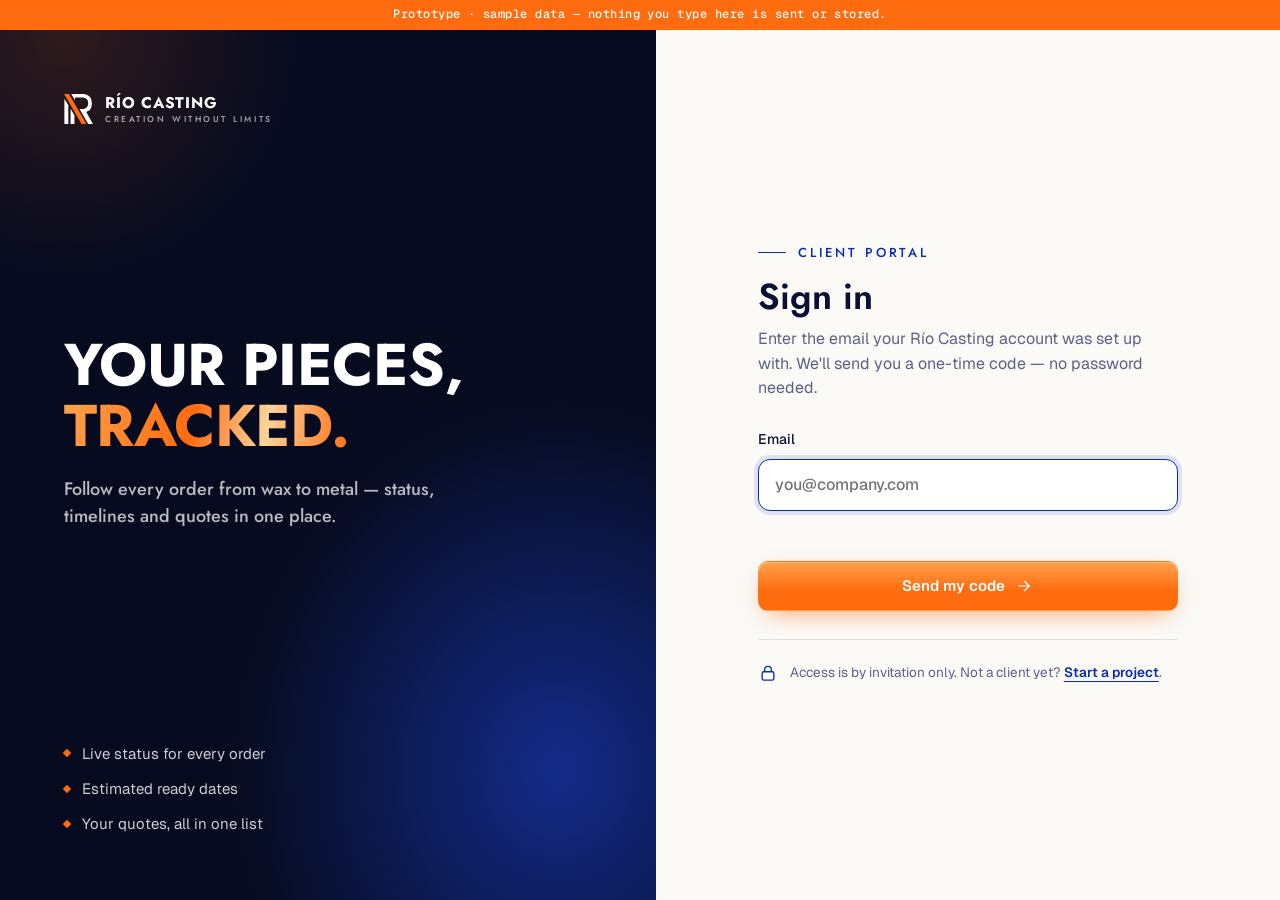
<file: portal/index.html>
<!doctype html>
<html lang="en">
<head>
<meta charset="utf-8" />
<meta name="viewport" content="width=device-width, initial-scale=1, viewport-fit=cover" />
<title>Client Portal — Rio Casting</title>
<meta name="description" content="Track your Rio Casting orders, timelines and quotes." />
<meta name="robots" content="noindex, nofollow" />
<meta name="theme-color" content="#070B1F" />
<link rel="icon" href="../assets/favicon.svg" type="image/svg+xml" />
<link rel="preconnect" href="https://fonts.googleapis.com" />
<link rel="preconnect" href="https://fonts.gstatic.com" crossorigin />
<link href="https://fonts.googleapis.com/css2?family=Jost:wght@400..700&family=Geist:wght@400..600&family=Geist+Mono:wght@400;500&display=swap" rel="stylesheet" />
<link rel="stylesheet" href="portal.css?v=4" />
</head>
<body>

<svg width="0" height="0" style="position:absolute" aria-hidden="true">
  <symbol id="logo" viewBox="0 0 484.8 505">
    <path d="M4.7 78.07 L70.7 191.47 L70.7 505 L4.7 505 Z" fill="currentColor"/>
    <path d="M108.7 247.66 L173.7 359.34 L173.7 505 L108.7 505 Z" fill="currentColor"/>
    <path d="M120.56 0 L314.7 0.2 C388.7 0.2 466.7 43 466.7 151 C466.7 291 392.08 284.62 373.7 303 L484.8 505 L405.97 505 L259.6 253.5 L299.7 253.5 C361.7 253.5 405.7 221 405.7 151 C405.7 77 345.7 57.6 307.7 57.6 L182.7 57.6 L182.7 106.77 Z" fill="currentColor"/>
    <path d="M-0.04 0 L81.96 0 L375.87 505 L293.87 505 Z" style="fill:var(--logo-bar,#FF6B0F)"/>
  </symbol>
  <symbol id="i-arrow" viewBox="0 0 24 24"><path d="M5 12h14M13 6l6 6-6 6" fill="none" stroke="currentColor" stroke-width="1.6" stroke-linecap="round" stroke-linejoin="round"/></symbol>
  <symbol id="i-back" viewBox="0 0 24 24"><path d="M19 12H5M11 6l-6 6 6 6" fill="none" stroke="currentColor" stroke-width="1.6" stroke-linecap="round" stroke-linejoin="round"/></symbol>
  <symbol id="i-check" viewBox="0 0 24 24"><path d="M5 12.5l4.5 4.5L19 7.5" fill="none" stroke="currentColor" stroke-width="2.2" stroke-linecap="round" stroke-linejoin="round"/></symbol>
  <symbol id="i-home" viewBox="0 0 24 24"><path d="M4 11l8-6.5 8 6.5V20h-5.5v-5.5h-5V20H4z" fill="none" stroke="currentColor" stroke-width="1.6" stroke-linejoin="round"/></symbol>
  <symbol id="i-box" viewBox="0 0 24 24"><path d="M3.5 7.5L12 3l8.5 4.5v9L12 21l-8.5-4.5zM3.5 7.5L12 12l8.5-4.5M12 12v9" fill="none" stroke="currentColor" stroke-width="1.6" stroke-linejoin="round"/></symbol>
  <symbol id="i-doc" viewBox="0 0 24 24"><path d="M6 3h8.5L19 7.5V21H6zM14 3v5h5M9 12.5h7M9 16h7" fill="none" stroke="currentColor" stroke-width="1.6" stroke-linejoin="round"/></symbol>
  <symbol id="i-user" viewBox="0 0 24 24"><circle cx="12" cy="8.5" r="4" fill="none" stroke="currentColor" stroke-width="1.6"/><path d="M4.5 20.5c1.2-4 4-6 7.5-6s6.3 2 7.5 6" fill="none" stroke="currentColor" stroke-width="1.6" stroke-linecap="round"/></symbol>
  <symbol id="i-lock" viewBox="0 0 24 24"><rect x="5" y="10.5" width="14" height="10" rx="2" fill="none" stroke="currentColor" stroke-width="1.6"/><path d="M8 10.5V8a4 4 0 0 1 8 0v2.5" fill="none" stroke="currentColor" stroke-width="1.6"/></symbol>
  <symbol id="i-phone" viewBox="0 0 24 24"><path d="M6.6 3.5h3l1.5 4.2-2 1.3a11 11 0 0 0 5.9 5.9l1.3-2 4.2 1.5v3a2 2 0 0 1-2.2 2A17 17 0 0 1 4.5 5.7a2 2 0 0 1 2.1-2.2z" fill="none" stroke="currentColor" stroke-width="1.5" stroke-linejoin="round"/></symbol>
  <symbol id="i-mail" viewBox="0 0 24 24"><rect x="3" y="5.5" width="18" height="13" rx="2" fill="none" stroke="currentColor" stroke-width="1.5"/><path d="M3.5 7l8.5 6 8.5-6" fill="none" stroke="currentColor" stroke-width="1.5" stroke-linejoin="round"/></symbol>
</svg>

<p class="proto" role="note">Prototype · sample data — nothing you type here is sent or stored.</p>

<div id="app"></div>
<div class="toast" id="toast" role="status" aria-live="polite"></div>

<script src="portal.js?v=4"></script>
</body>
</html>
</file>
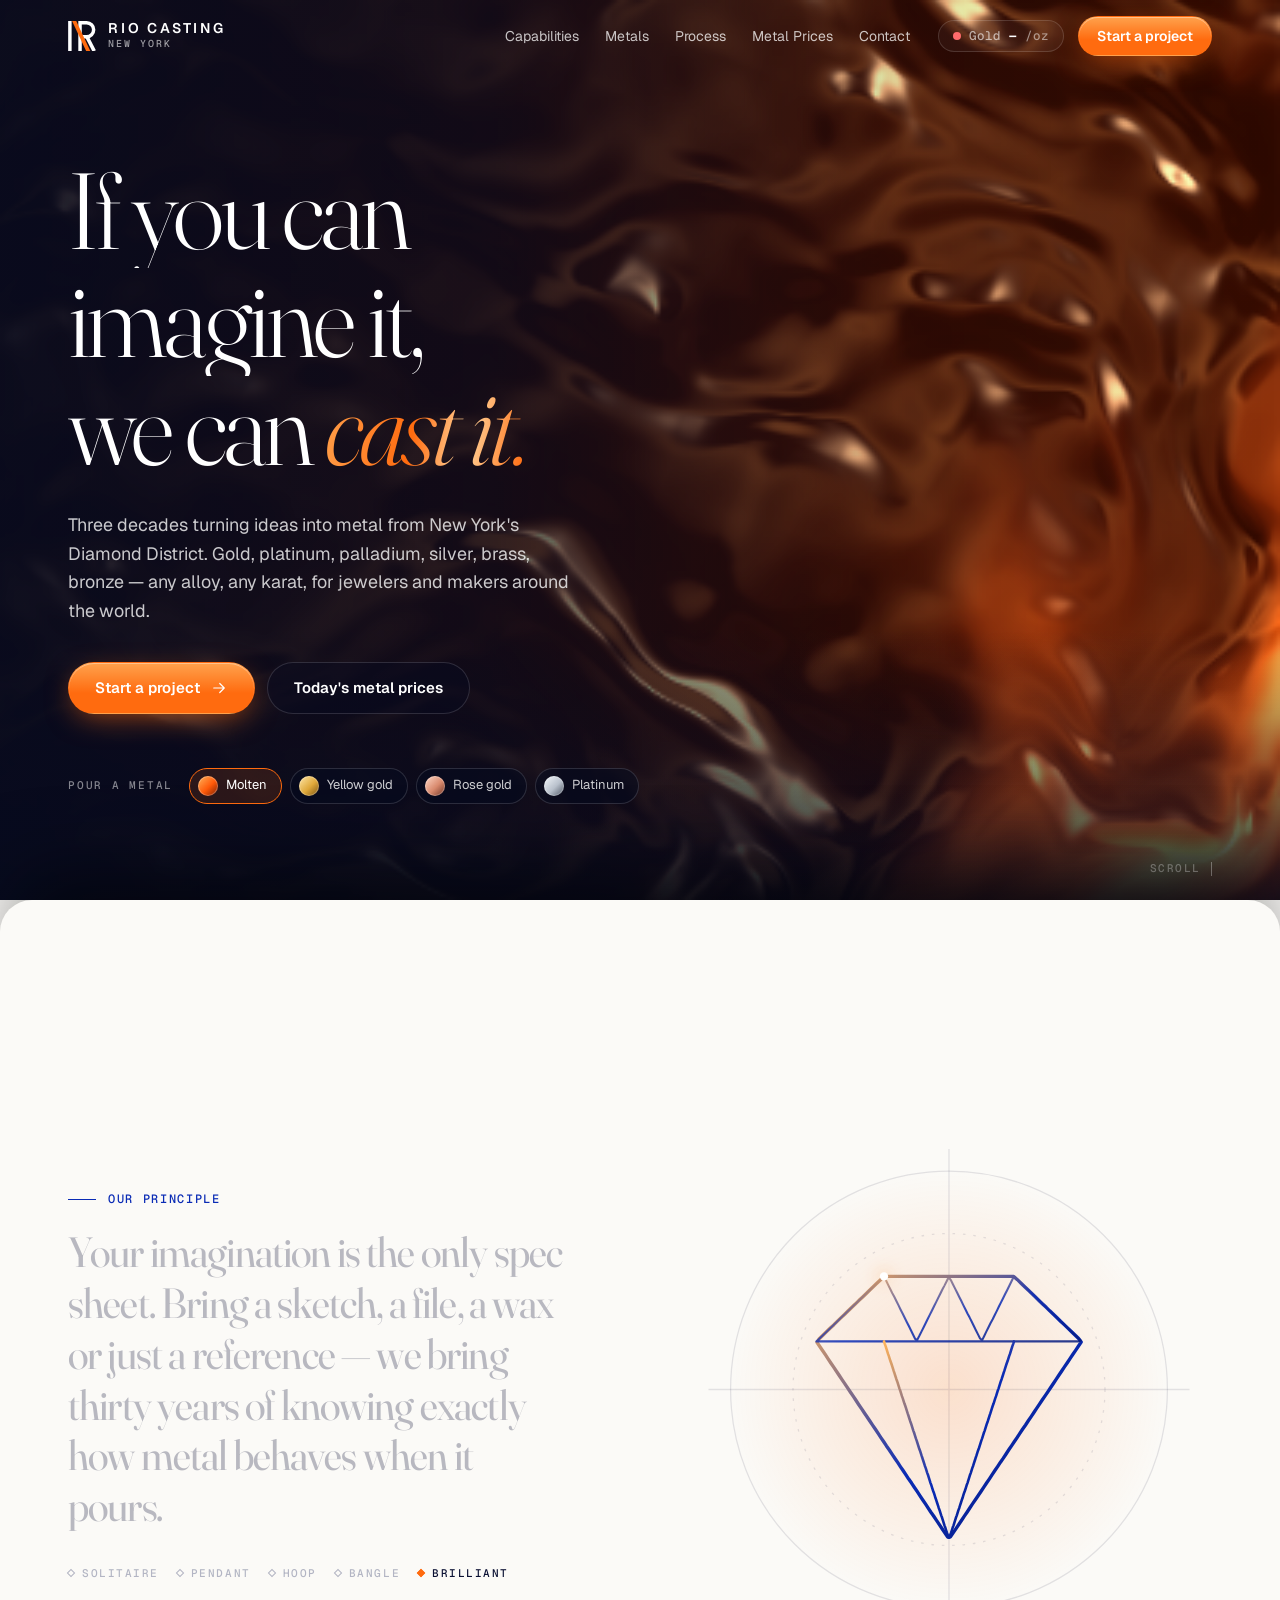
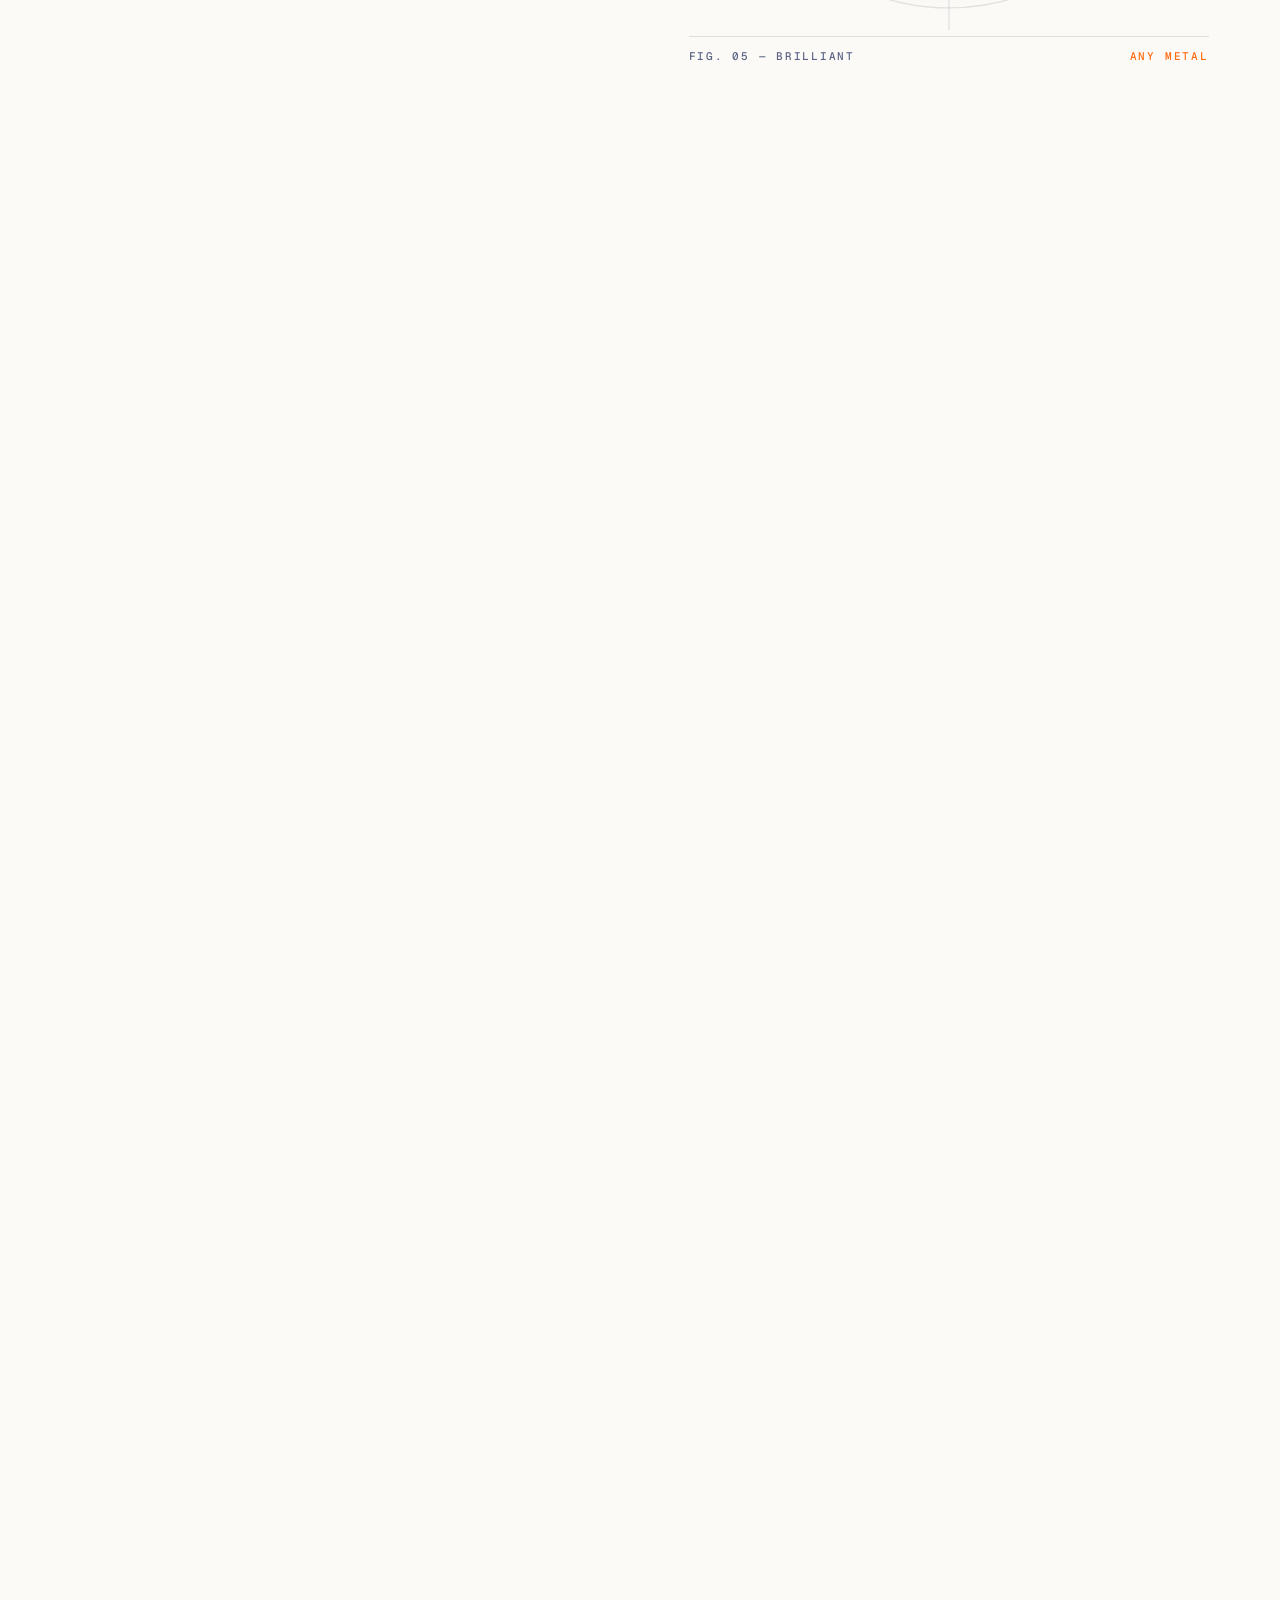
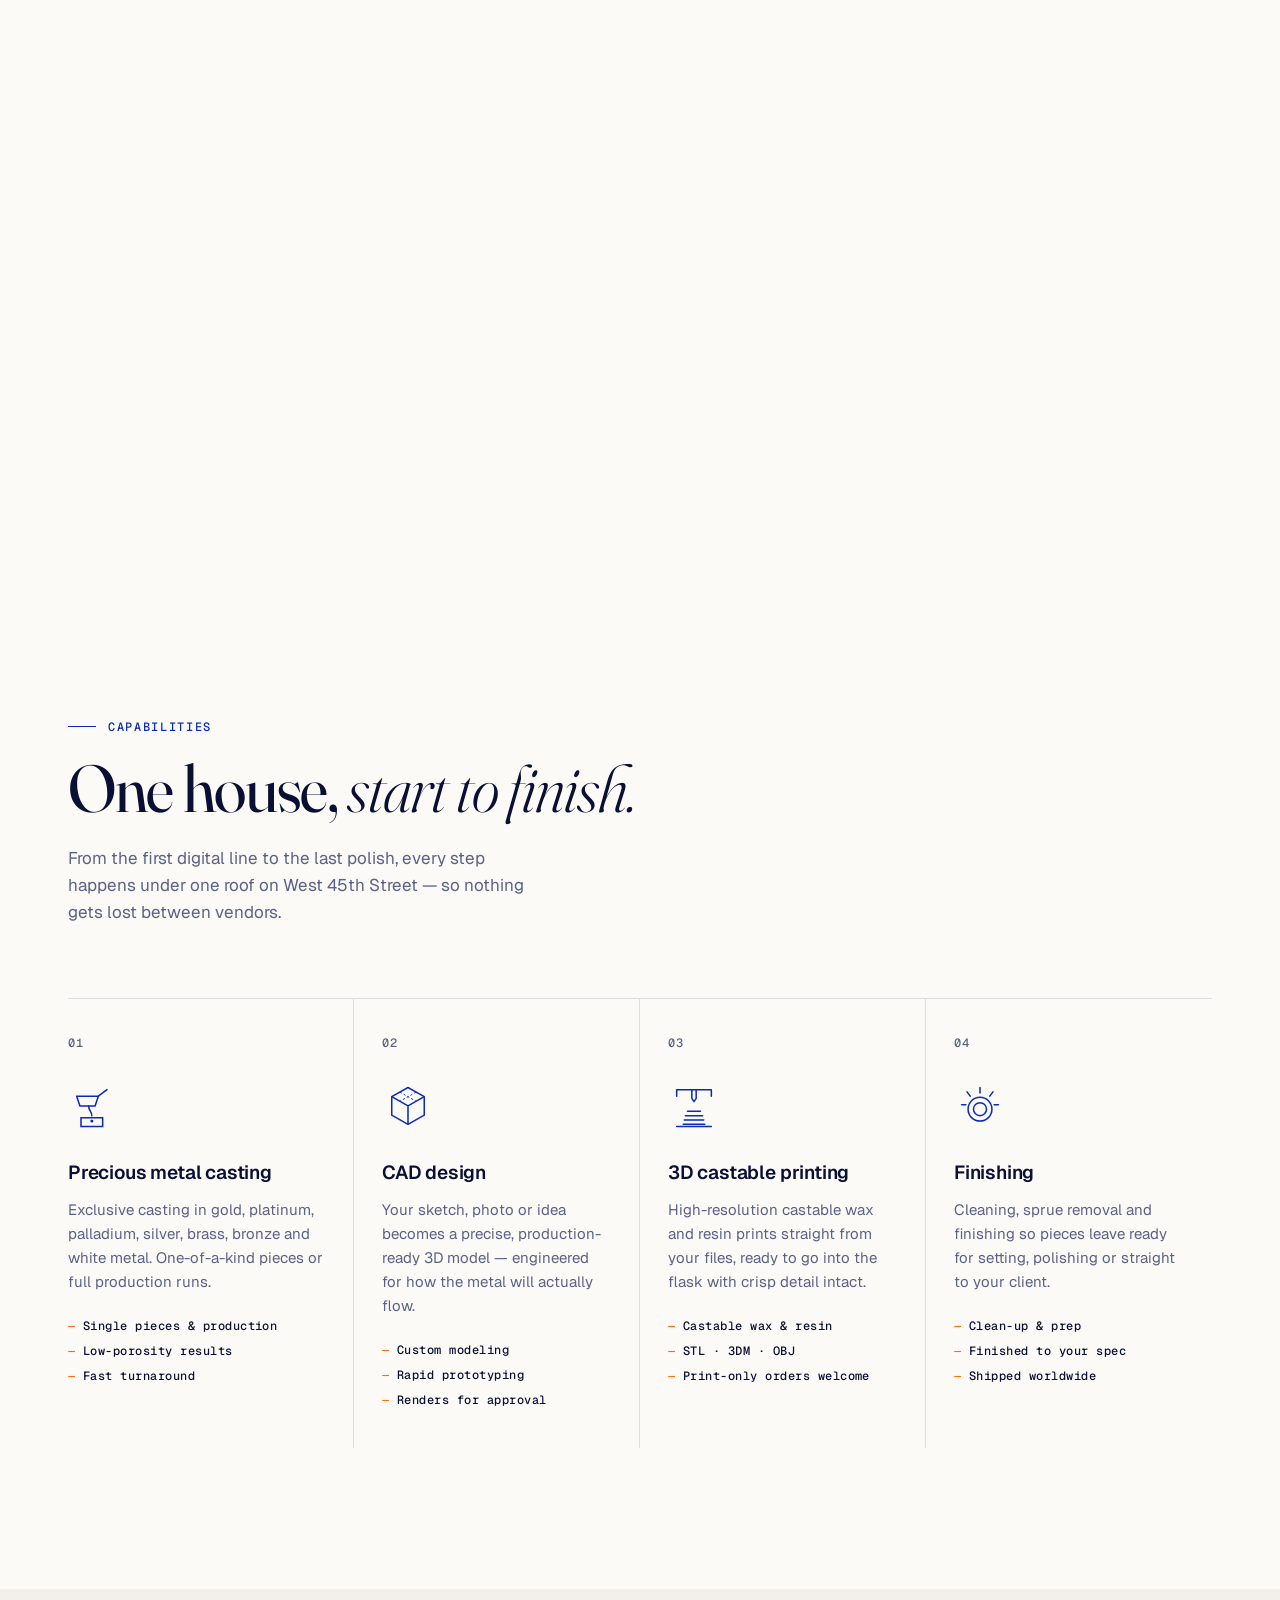
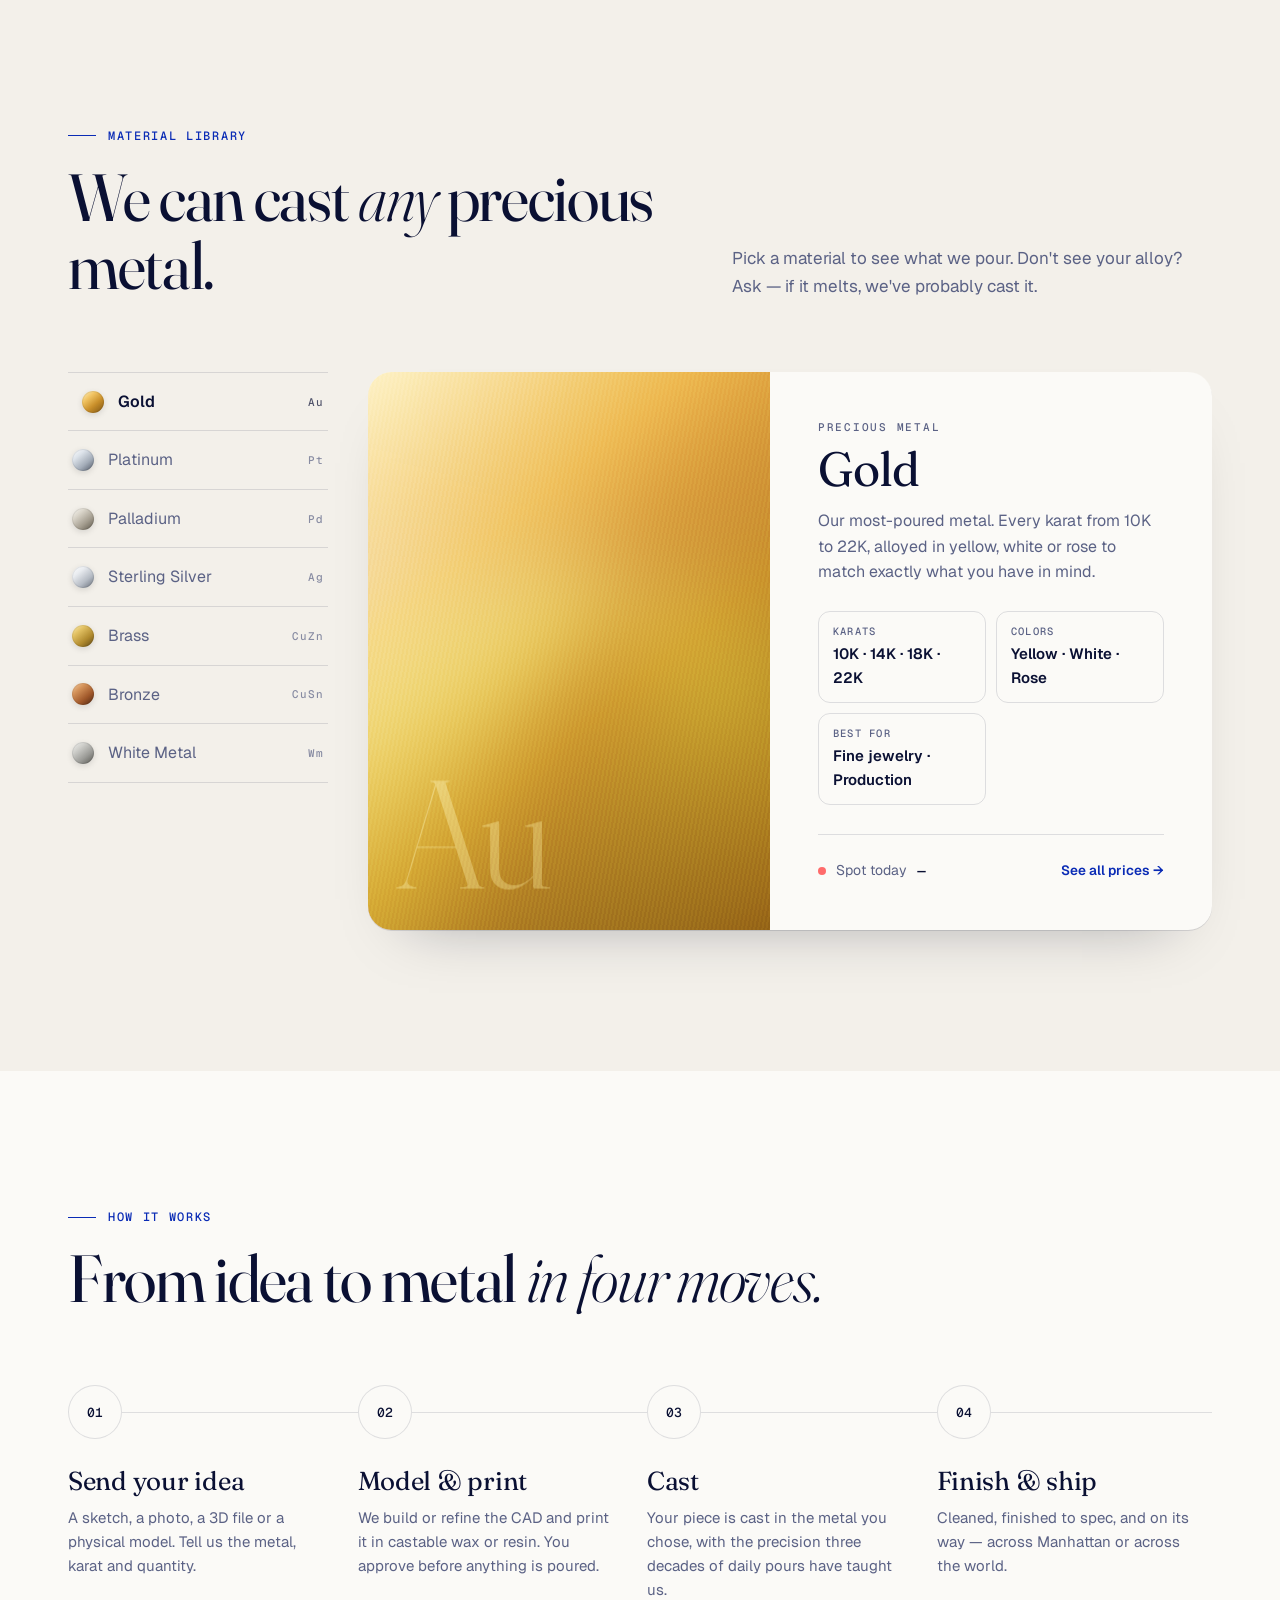
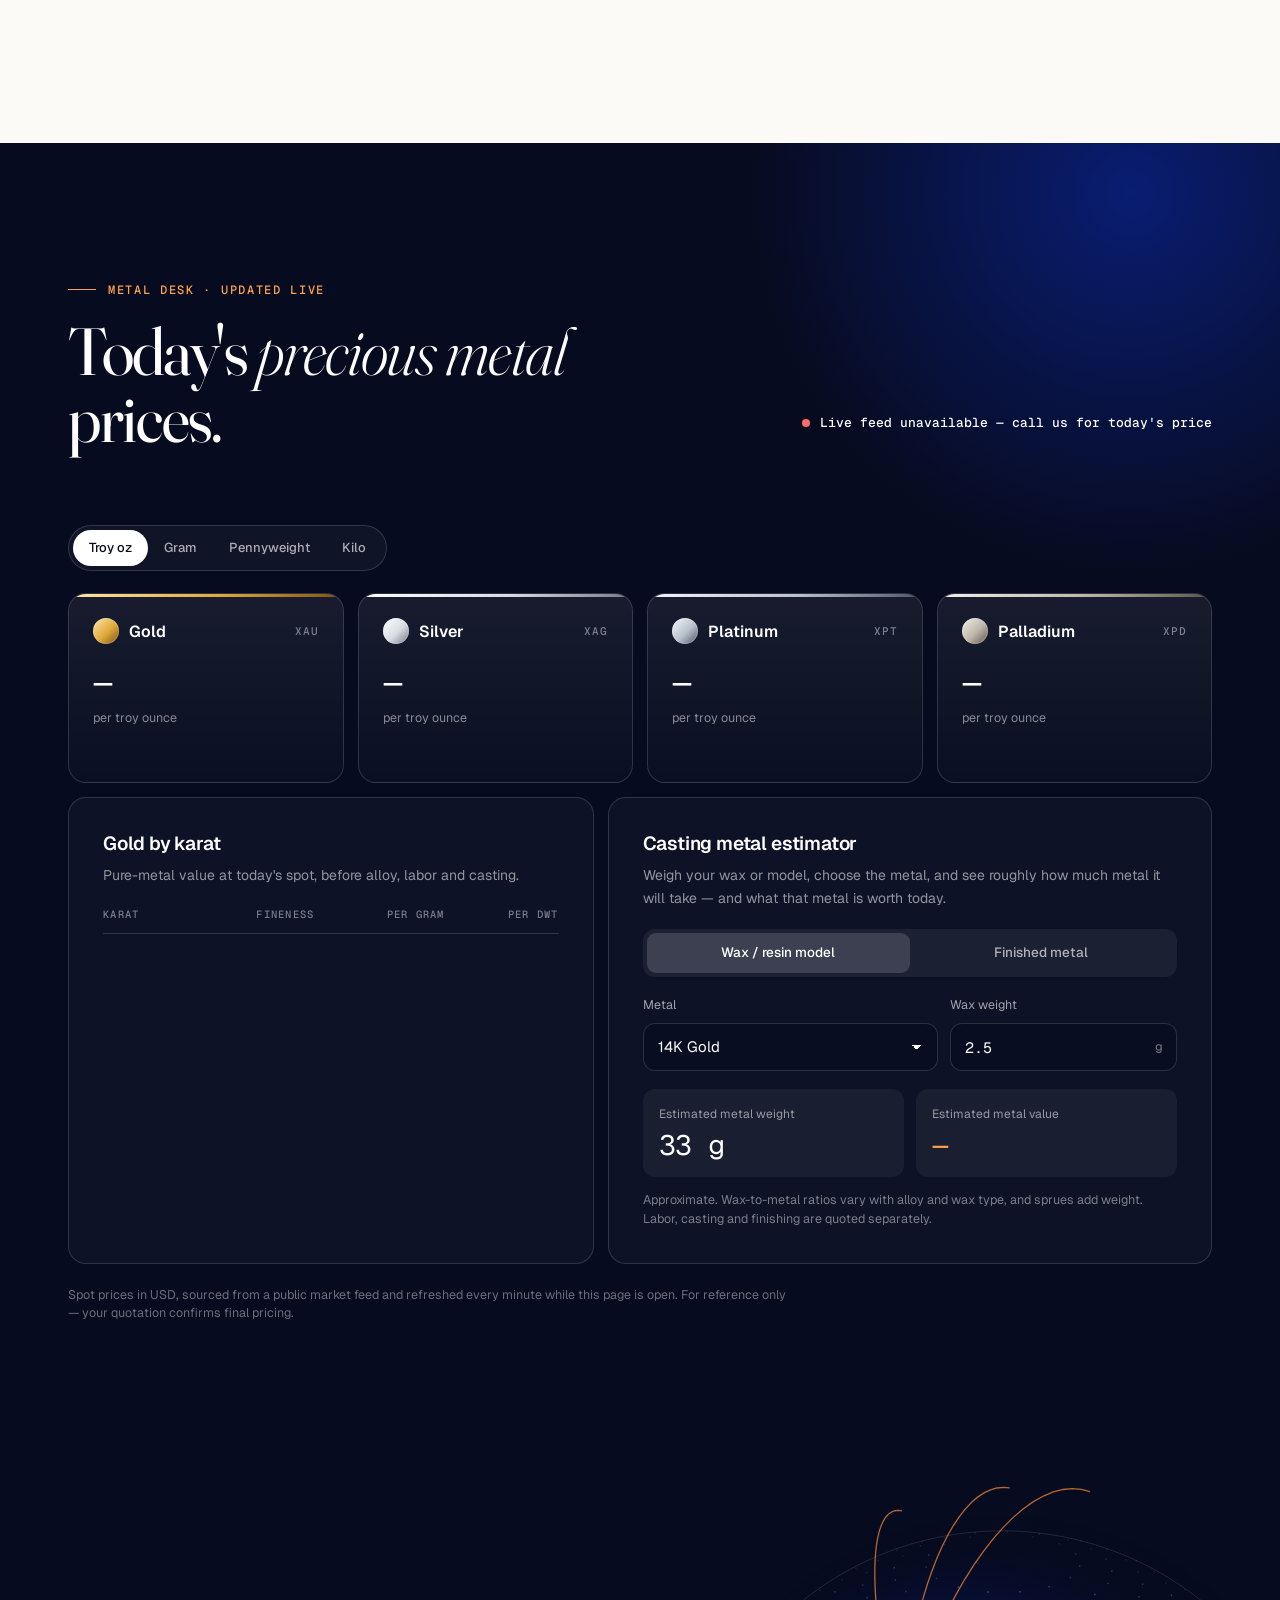
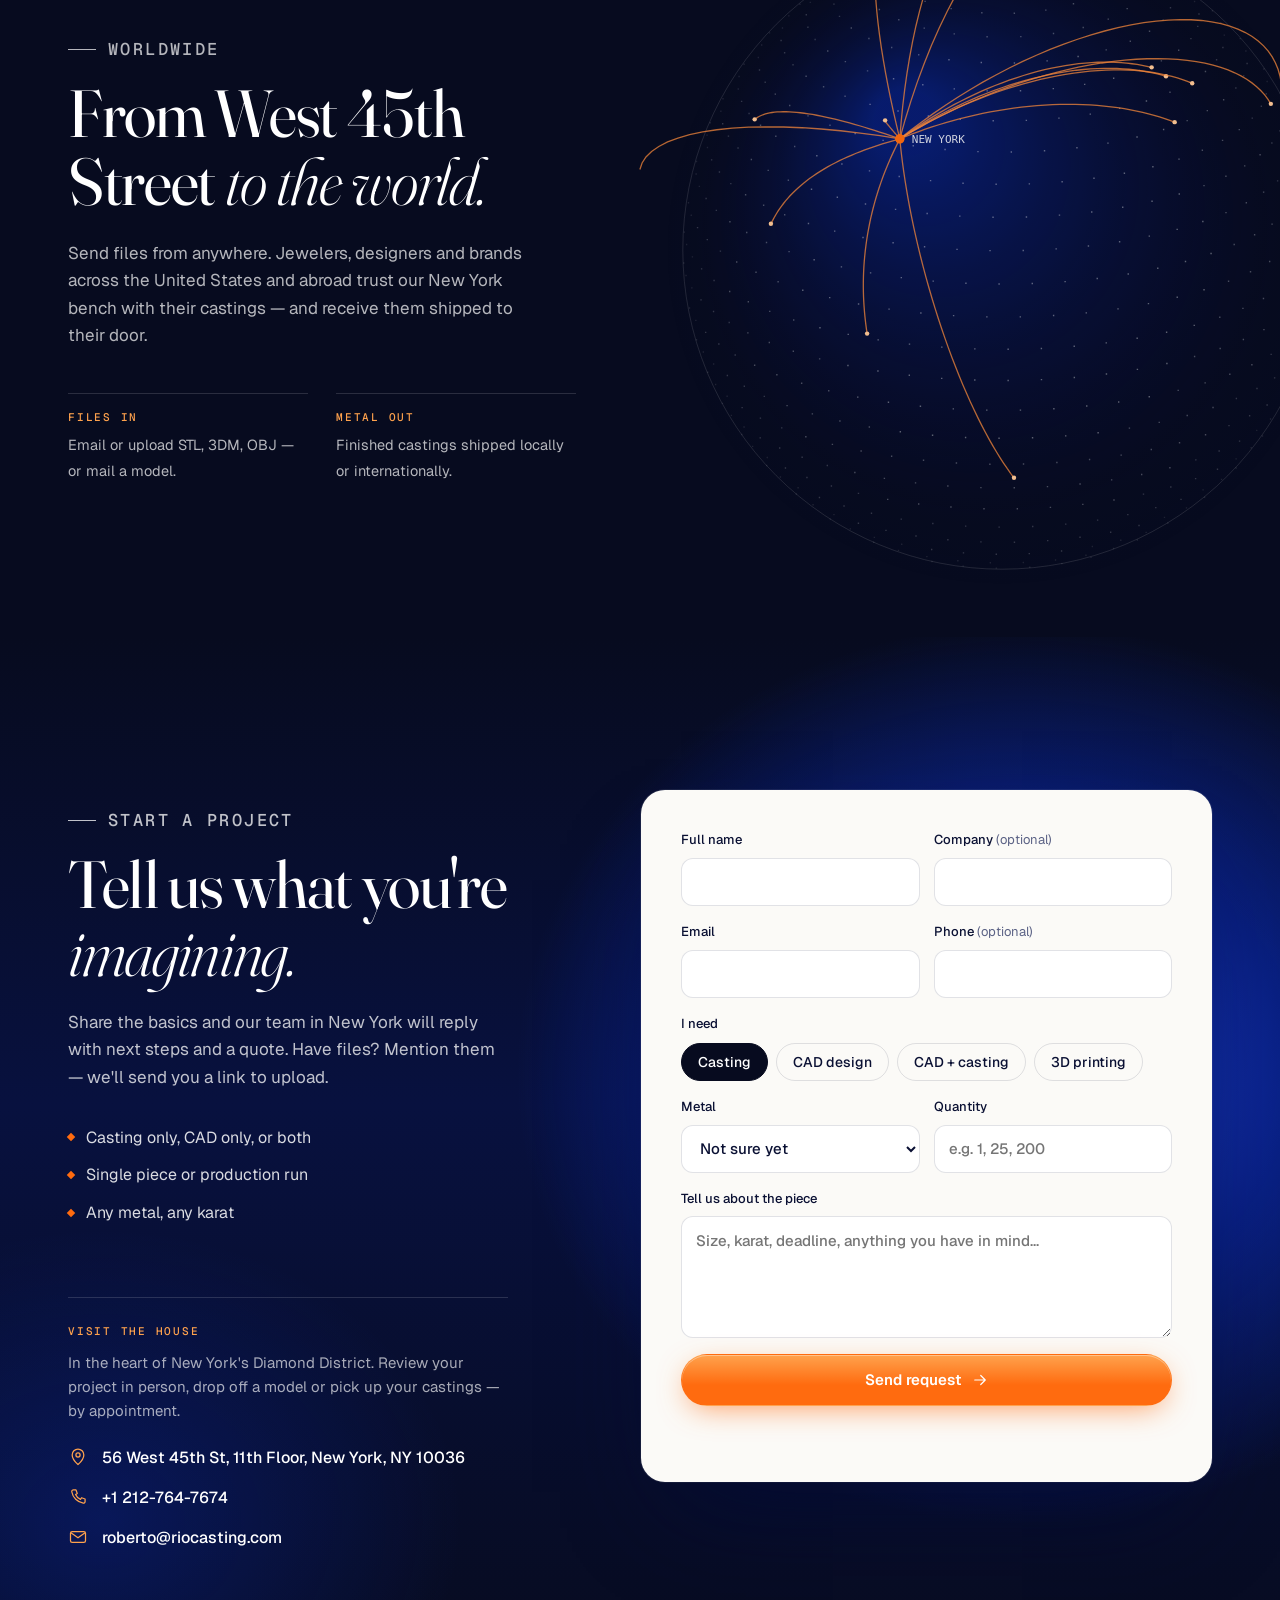
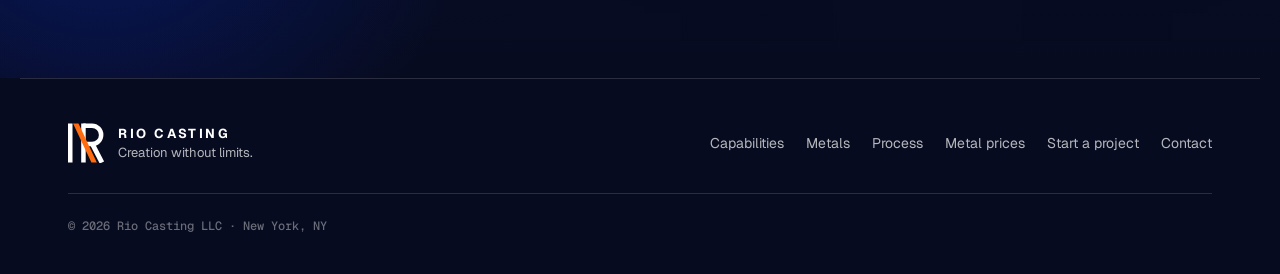
<file: v1/index.html>
<!doctype html>
<html lang="en">
<head>
<meta charset="utf-8" />
<meta name="viewport" content="width=device-width, initial-scale=1, viewport-fit=cover" />
<title>Rio Casting — Precious Metal Casting in New York</title>
<meta name="robots" content="noindex" />
<meta name="description" content="Three decades of precision casting from New York's Diamond District. Gold, platinum, palladium, silver, brass and bronze — CAD design, 3D printing and casting for jewelers worldwide." />
<meta name="theme-color" content="#070B1F" />
<link rel="icon" href="assets/favicon.svg" type="image/svg+xml" />
<link rel="preconnect" href="https://fonts.googleapis.com" />
<link rel="preconnect" href="https://fonts.gstatic.com" crossorigin />
<link href="https://fonts.googleapis.com/css2?family=Fraunces:ital,opsz,wght@0,9..144,300..500;1,9..144,300..400&family=Geist:wght@400..600&family=Geist+Mono:wght@400;500&display=swap" rel="stylesheet" />
<link rel="stylesheet" href="styles.css?v=13" />
<script>document.documentElement.classList.add("js")</script>
</head>
<body>

<svg width="0" height="0" style="position:absolute" aria-hidden="true">
  <symbol id="logo" viewBox="0 0 120 130">
    <rect width="15" height="130" fill="currentColor"/><rect x="44" width="15" height="130" fill="currentColor"/>
    <path d="M51 7.5H80a30.5 30.5 0 0 1 0 61H58" fill="none" stroke="currentColor" stroke-width="15"/>
    <path d="M80 66L113 130" stroke="currentColor" stroke-width="16"/>
    <polygon points="17,0 35,0 96,130 78,130" fill="#FF6B0F"/>
  </symbol>
  <symbol id="i-arrow" viewBox="0 0 24 24"><path d="M5 12h14M13 6l6 6-6 6" fill="none" stroke="currentColor" stroke-width="1.6" stroke-linecap="round" stroke-linejoin="round"/></symbol>
  <symbol id="i-cast" viewBox="0 0 48 48"><path d="M8 14h20l-3 9H11z" fill="none" stroke="currentColor" stroke-width="1.4" stroke-linejoin="round"/><path d="M28 14l8-6" stroke="currentColor" stroke-width="1.4" stroke-linecap="round"/><path d="M19 23c0 4 3 5 3 9" fill="none" stroke="currentColor" stroke-width="1.4" stroke-linecap="round"/><path d="M12 34h20v8H12z" fill="none" stroke="currentColor" stroke-width="1.4"/><circle cx="22" cy="37" r="1.4" fill="currentColor"/></symbol>
  <symbol id="i-cad" viewBox="0 0 48 48"><path d="M24 6l15 8.5v17L24 40 9 31.5v-17z" fill="none" stroke="currentColor" stroke-width="1.4" stroke-linejoin="round"/><path d="M9 14.5l15 8.5 15-8.5M24 23v17" fill="none" stroke="currentColor" stroke-width="1.4" stroke-linejoin="round"/><path d="M16.5 10.2l15 8.6M31.5 10.2l-15 8.6" stroke="currentColor" stroke-width=".9" stroke-dasharray="2 2"/></symbol>
  <symbol id="i-print" viewBox="0 0 48 48"><path d="M8 8h32M8 8v6M40 8v6" fill="none" stroke="currentColor" stroke-width="1.4" stroke-linecap="round"/><path d="M22 8v8l2 3 2-3V8" fill="none" stroke="currentColor" stroke-width="1.4" stroke-linejoin="round"/><path d="M14 40h20M15 36h18M16 32h16M18 28h12" stroke="currentColor" stroke-width="1.4" stroke-linecap="round"/><path d="M8 42h32" stroke="currentColor" stroke-width="1.4" stroke-linecap="round"/></symbol>
  <symbol id="i-finish" viewBox="0 0 48 48"><circle cx="24" cy="26" r="11" fill="none" stroke="currentColor" stroke-width="1.4"/><circle cx="24" cy="26" r="6" fill="none" stroke="currentColor" stroke-width="1.4"/><path d="M24 6v5M36 10l-3 4M12 10l3 4M41 22h-4M7 22h4" stroke="currentColor" stroke-width="1.4" stroke-linecap="round"/></symbol>
  <symbol id="i-pin" viewBox="0 0 24 24"><path d="M12 21s-7-6.2-7-11.5A7 7 0 0 1 19 9.5C19 14.8 12 21 12 21z" fill="none" stroke="currentColor" stroke-width="1.5"/><circle cx="12" cy="9.5" r="2.5" fill="none" stroke="currentColor" stroke-width="1.5"/></symbol>
  <symbol id="i-phone" viewBox="0 0 24 24"><path d="M6.6 3.5h3l1.5 4.2-2 1.3a11 11 0 0 0 5.9 5.9l1.3-2 4.2 1.5v3a2 2 0 0 1-2.2 2A17 17 0 0 1 4.5 5.7a2 2 0 0 1 2.1-2.2z" fill="none" stroke="currentColor" stroke-width="1.5" stroke-linejoin="round"/></symbol>
  <symbol id="i-mail" viewBox="0 0 24 24"><rect x="3" y="5.5" width="18" height="13" rx="2" fill="none" stroke="currentColor" stroke-width="1.5"/><path d="M3.5 7l8.5 6 8.5-6" fill="none" stroke="currentColor" stroke-width="1.5" stroke-linejoin="round"/></symbol>
</svg>

<a class="skip" href="#main">Skip to content</a>

<header class="nav" id="nav">
  <div class="wrap nav__in">
    <a class="brand" href="#top" aria-label="Rio Casting — home">
      <svg aria-hidden="true"><use href="#logo"/></svg>
      <span><b>RIO CASTING</b><small>New York</small></span>
    </a>
    <nav class="nav__links" aria-label="Primary">
      <a href="#capabilities">Capabilities</a>
      <a href="#metals">Metals</a>
      <a href="#process">Process</a>
      <a href="#market">Metal Prices</a>
      <a href="#contact">Contact</a>
    </nav>
    <div class="nav__right">
      <a class="nav__tick" href="#market" aria-label="Gold spot price">
        <i class="dot" data-status></i><span>Gold</span><b data-nav-gold>—</b><em>/oz</em>
      </a>
      <a class="btn btn--molten btn--sm" href="#start">Start a project</a>
      <button class="burger" id="burger" aria-label="Open menu" aria-expanded="false" aria-controls="menu"><span></span><span></span></button>
    </div>
  </div>
</header>
<div class="menu" id="menu" hidden>
  <nav aria-label="Mobile">
    <a href="#capabilities">Capabilities</a><a href="#metals">Metals</a><a href="#process">Process</a><a href="#market">Metal Prices</a><a href="#start">Start a project</a><a href="#contact">Contact</a>
  </nav>
</div>

<main id="main">

<!-- ============ HERO ============ -->
<section class="hero" id="top">
  <canvas class="hero__metal" id="metal" aria-hidden="true"></canvas>
  <div class="hero__shade" aria-hidden="true"></div>
  <div class="wrap hero__in">
    <h1 class="hero__title">
      <span class="line">If you can</span>
      <span class="line">imagine it,</span>
      <span class="line">we can <span class="molten-word">cast it.</span></span>
    </h1>
    <p class="hero__lead">Three decades turning ideas into metal from New York's Diamond District. Gold, platinum, palladium, silver, brass, bronze — any alloy, any karat, for jewelers and makers around the world.</p>
    <div class="hero__cta">
      <a class="btn btn--molten" href="#start">Start a project <svg><use href="#i-arrow"/></svg></a>
      <a class="btn btn--ghost" href="#market">Today's metal prices</a>
    </div>

    <div class="hero__picker" role="group" aria-label="Preview a metal">
      <span class="hero__picker-label">Pour a metal</span>
      <div class="chips" id="metalChips">
        <button class="chip is-on" data-metal="molten" aria-pressed="true"><i style="--sw:linear-gradient(135deg,#FFB35A,#FF5A0A 55%,#7A1E00)"></i>Molten</button>
        <button class="chip" data-metal="yellow" aria-pressed="false"><i style="--sw:linear-gradient(135deg,#FFE7A8,#E0A93B 55%,#7A5212)"></i>Yellow gold</button>
        <button class="chip" data-metal="rose" aria-pressed="false"><i style="--sw:linear-gradient(135deg,#FFD9C8,#D98A6E 55%,#6E3324)"></i>Rose gold</button>
        <button class="chip" data-metal="platinum" aria-pressed="false"><i style="--sw:linear-gradient(135deg,#F4F7FB,#B9C1CC 55%,#4D5563)"></i>Platinum</button>
      </div>
    </div>
  </div>
  <div class="hero__foot wrap" aria-hidden="true">
    <span class="scroll">Scroll</span>
  </div>
</section>

<!-- ============ MANIFESTO · scrollytelling ============ -->
<section class="manifesto" id="principle">
  <div class="manifesto__stage">
    <div class="wrap manifesto__grid">
      <div class="manifesto__copy">
        <p class="eyebrow"><span class="bar"></span>Our principle</p>
        <p class="manifesto__text">Your imagination is the only spec sheet. Bring a sketch, a file, a wax or just a reference — we bring thirty years of knowing exactly how metal behaves when it pours.</p>
        <ol class="forms" id="forms" aria-hidden="true"></ol>
      </div>
      <figure class="jewel" aria-hidden="true">
        <svg viewBox="0 0 400 400" id="jewel">
          <defs>
            <linearGradient id="jg" x1="0" y1="0" x2="1" y2="1">
              <stop offset="0" id="jg0" stop-color="#FFB35A"/>
              <stop offset=".55" id="jg1" stop-color="#FF6B0F"/>
              <stop offset="1" id="jg2" stop-color="#7A1E00"/>
            </linearGradient>
            <radialGradient id="jglow"><stop offset="0" stop-color="#FF6B0F" stop-opacity=".18"/><stop offset="1" stop-color="#FF6B0F" stop-opacity="0"/></radialGradient>
          </defs>
          <circle cx="200" cy="215" r="170" fill="url(#jglow)" id="jglowC"/>
          <g class="jewel__guides">
            <circle cx="200" cy="215" r="168" />
            <circle cx="200" cy="215" r="120" stroke-dasharray="2 6"/>
            <path d="M200 30v370M15 215h370"/>
          </g>
          <path class="jewel__s jewel__s--a" id="ja"/>
          <path class="jewel__s jewel__s--b" id="jb"/>
          <path class="jewel__s jewel__s--c" id="jc"/>
          <circle r="3.2" class="jewel__glint" id="jglint"/>
        </svg>
        <figcaption><span id="jfig">Fig. 01</span><span id="jmetal">Molten</span></figcaption>
      </figure>
    </div>
  </div>
</section>

<!-- ============ CAPABILITIES ============ -->
<section class="section" id="capabilities">
  <div class="wrap">
    <div class="head">
      <p class="eyebrow"><span class="bar"></span>Capabilities</p>
      <h2>One house, <em>start to finish.</em></h2>
      <p class="head__lead">From the first digital line to the last polish, every step happens under one roof on West 45th Street — so nothing gets lost between vendors.</p>
    </div>
    <div class="caps">
      <article class="cap reveal">
        <span class="cap__n">01</span>
        <svg class="cap__ic"><use href="#i-cast"/></svg>
        <h3>Precious metal casting</h3>
        <p>Exclusive casting in gold, platinum, palladium, silver, brass, bronze and white metal. One-of-a-kind pieces or full production runs.</p>
        <ul><li>Single pieces &amp; production</li><li>Low-porosity results</li><li>Fast turnaround</li></ul>
      </article>
      <article class="cap reveal">
        <span class="cap__n">02</span>
        <svg class="cap__ic"><use href="#i-cad"/></svg>
        <h3>CAD design</h3>
        <p>Your sketch, photo or idea becomes a precise, production-ready 3D model — engineered for how the metal will actually flow.</p>
        <ul><li>Custom modeling</li><li>Rapid prototyping</li><li>Renders for approval</li></ul>
      </article>
      <article class="cap reveal">
        <span class="cap__n">03</span>
        <svg class="cap__ic"><use href="#i-print"/></svg>
        <h3>3D castable printing</h3>
        <p>High-resolution castable wax and resin prints straight from your files, ready to go into the flask with crisp detail intact.</p>
        <ul><li>Castable wax &amp; resin</li><li>STL · 3DM · OBJ</li><li>Print-only orders welcome</li></ul>
      </article>
      <article class="cap reveal">
        <span class="cap__n">04</span>
        <svg class="cap__ic"><use href="#i-finish"/></svg>
        <h3>Finishing</h3>
        <p>Cleaning, sprue removal and finishing so pieces leave ready for setting, polishing or straight to your client.</p>
        <ul><li>Clean-up &amp; prep</li><li>Finished to your spec</li><li>Shipped worldwide</li></ul>
      </article>
    </div>
  </div>
</section>

<!-- ============ METALS ============ -->
<section class="section section--bone" id="metals">
  <div class="wrap">
    <div class="head head--split">
      <div>
        <p class="eyebrow"><span class="bar"></span>Material library</p>
        <h2>We can cast <em>any</em> precious metal.</h2>
      </div>
      <p class="head__lead">Pick a material to see what we pour. Don't see your alloy? Ask — if it melts, we've probably cast it.</p>
    </div>

    <div class="lib">
      <div class="lib__tabs" role="tablist" aria-label="Metals" id="libTabs"></div>
      <div class="lib__panel" id="libPanel" role="tabpanel">
        <div class="lib__swatch" id="libSwatch"><span class="lib__sym" id="libSym">Au</span></div>
        <div class="lib__stack" id="libStack"></div>
      </div>
    </div>
  </div>
</section>

<!-- ============ PROCESS ============ -->
<section class="section" id="process">
  <div class="wrap">
    <div class="head">
      <p class="eyebrow"><span class="bar"></span>How it works</p>
      <h2>From idea to metal <em>in four moves.</em></h2>
    </div>
    <ol class="steps" id="steps">
      <li class="step reveal"><span class="step__n">01</span><h3>Send your idea</h3><p>A sketch, a photo, a 3D file or a physical model. Tell us the metal, karat and quantity.</p></li>
      <li class="step reveal"><span class="step__n">02</span><h3>Model &amp; print</h3><p>We build or refine the CAD and print it in castable wax or resin. You approve before anything is poured.</p></li>
      <li class="step reveal"><span class="step__n">03</span><h3>Cast</h3><p>Your piece is cast in the metal you chose, with the precision three decades of daily pours have taught us.</p></li>
      <li class="step reveal"><span class="step__n">04</span><h3>Finish &amp; ship</h3><p>Cleaned, finished to spec, and on its way — across Manhattan or across the world.</p></li>
    </ol>
  </div>
</section>

<!-- ============ MARKET ============ -->
<section class="section section--ink market" id="market">
  <div class="wrap">
    <div class="head head--split">
      <div>
        <p class="eyebrow eyebrow--light"><span class="bar"></span>Metal desk · Updated live</p>
        <h2>Today's <em>precious metal</em> prices.</h2>
      </div>
      <div class="market__meta">
        <p class="status"><i class="dot" data-status></i><span id="feedStatus">Connecting to market…</span></p>
        <p class="stamp" id="feedStamp">&nbsp;</p>
      </div>
    </div>

    <div class="units" role="group" aria-label="Price unit">
      <button class="unit is-on" data-unit="oz" aria-pressed="true">Troy oz</button>
      <button class="unit" data-unit="g" aria-pressed="false">Gram</button>
      <button class="unit" data-unit="dwt" aria-pressed="false">Pennyweight</button>
      <button class="unit" data-unit="kg" aria-pressed="false">Kilo</button>
    </div>

    <div class="spots" id="spots"></div>

    <div class="desk">
      <div class="karat">
        <h3>Gold by karat</h3>
        <p class="muted">Pure-metal value at today's spot, before alloy, labor and casting.</p>
        <table class="ktable" id="ktable">
          <thead><tr><th scope="col">Karat</th><th scope="col">Fineness</th><th scope="col">Per gram</th><th scope="col">Per dwt</th></tr></thead>
          <tbody></tbody>
        </table>
      </div>

      <form class="calc" id="calc" onsubmit="return false">
        <h3>Casting metal estimator</h3>
        <p class="muted">Weigh your wax or model, choose the metal, and see roughly how much metal it will take — and what that metal is worth today.</p>
        <div class="seg" role="group" aria-label="I am weighing">
          <button type="button" class="seg__b is-on" data-mode="wax" aria-pressed="true">Wax / resin model</button>
          <button type="button" class="seg__b" data-mode="metal" aria-pressed="false">Finished metal</button>
        </div>
        <div class="calc__row">
          <label>Metal
            <select id="calcAlloy"></select>
          </label>
          <label><span id="calcWLabel">Wax weight</span>
            <span class="field"><input id="calcW" type="number" inputmode="decimal" min="0" step="0.01" value="2.5" /><em>g</em></span>
          </label>
        </div>
        <div class="calc__out">
          <div><span>Estimated metal weight</span><b id="calcMetalW">—</b></div>
          <div><span>Estimated metal value</span><b id="calcValue" class="hot">—</b></div>
        </div>
        <p class="fine" id="calcNote">Approximate. Wax-to-metal ratios vary with alloy and wax type, and sprues add weight. Labor, casting and finishing are quoted separately.</p>
      </form>
    </div>
    <p class="fine market__src">Spot prices in USD, sourced from a public market feed and refreshed every minute while this page is open. For reference only — your quotation confirms final pricing.</p>
  </div>
</section>

<!-- ============ WORLDWIDE ============ -->
<section class="world">
  <canvas class="world__globe" id="globe" aria-hidden="true"></canvas>
  <div class="wrap world__in">
    <p class="eyebrow eyebrow--light"><span class="bar"></span>Worldwide</p>
    <h2>From West 45th Street <em>to the world.</em></h2>
    <p>Send files from anywhere. Jewelers, designers and brands across the United States and abroad trust our New York bench with their castings — and receive them shipped to their door.</p>
    <div class="world__row">
      <div><b>Files in</b><span>Email or upload STL, 3DM, OBJ — or mail a model.</span></div>
      <div><b>Metal out</b><span>Finished castings shipped locally or internationally.</span></div>
    </div>
  </div>
</section>

<!-- ============ START ============ -->
<section class="closing" id="start">
  <div class="wrap start">
    <div class="start__copy">
      <p class="eyebrow eyebrow--light"><span class="bar"></span>Start a project</p>
      <h2>Tell us what you're <em>imagining.</em></h2>
      <p>Share the basics and our team in New York will reply with next steps and a quote. Have files? Mention them — we'll send you a link to upload.</p>
      <ul class="start__list">
        <li>Casting only, CAD only, or both</li>
        <li>Single piece or production run</li>
        <li>Any metal, any karat</li>
      </ul>
      <div class="visit" id="contact">
        <p class="visit__title">Visit the house</p>
        <p class="visit__lead">In the heart of New York's Diamond District. Review your project in person, drop off a model or pick up your castings — by appointment.</p>
        <ul class="visit__list">
          <li><svg><use href="#i-pin"/></svg><a data-c="address" target="_blank" rel="noopener"></a></li>
          <li><svg><use href="#i-phone"/></svg><a data-c="phone"></a></li>
          <li><svg><use href="#i-mail"/></svg><a data-c="email"></a></li>
        </ul>
      </div>
    </div>
    <form class="form" id="form" novalidate>
      <div class="form__row">
        <label>Full name<input name="name" autocomplete="name" required /></label>
        <label><span>Company <span class="opt">(optional)</span></span><input name="company" autocomplete="organization" /></label>
      </div>
      <div class="form__row">
        <label>Email<input name="email" type="email" autocomplete="email" required /></label>
        <label><span>Phone <span class="opt">(optional)</span></span><input name="phone" type="tel" autocomplete="tel" /></label>
      </div>
      <fieldset class="pills">
        <legend>I need</legend>
        <label><input type="radio" name="service" value="Casting" checked /><span>Casting</span></label>
        <label><input type="radio" name="service" value="CAD design" /><span>CAD design</span></label>
        <label><input type="radio" name="service" value="CAD + casting" /><span>CAD + casting</span></label>
        <label><input type="radio" name="service" value="3D printing" /><span>3D printing</span></label>
      </fieldset>
      <div class="form__row">
        <label>Metal
          <select name="metal">
            <option>Not sure yet</option><option>Yellow gold</option><option>White gold</option><option>Rose gold</option><option>Platinum</option><option>Palladium</option><option>Sterling silver</option><option>Brass</option><option>Bronze</option><option>Other</option>
          </select>
        </label>
        <label>Quantity<input name="quantity" inputmode="numeric" placeholder="e.g. 1, 25, 200" /></label>
      </div>
      <label>Tell us about the piece<textarea name="message" rows="4" required placeholder="Size, karat, deadline, anything you have in mind…"></textarea></label>
      <button class="btn btn--molten btn--block" type="submit">Send request <svg><use href="#i-arrow"/></svg></button>
      <p class="form__msg" id="formMsg" role="status" aria-live="polite"></p>
    </form>
  </div>
</section>

</main>

<footer class="footer">
  <div class="wrap footer__in">
    <div class="footer__brand">
      <svg aria-hidden="true"><use href="#logo"/></svg>
      <p><b>RIO CASTING</b><br />Creation without limits.</p>
    </div>
    <nav aria-label="Footer">
      <a href="#capabilities">Capabilities</a><a href="#metals">Metals</a><a href="#process">Process</a><a href="#market">Metal prices</a><a href="#start">Start a project</a><a href="#contact">Contact</a>
    </nav>
    <p class="footer__legal">© <span id="year">2026</span> Rio Casting LLC · New York, NY</p>
  </div>
</footer>

<script src="config.js?v=13" defer></script>
<script src="main.js?v=13" defer></script>
</body>
</html>
</file>
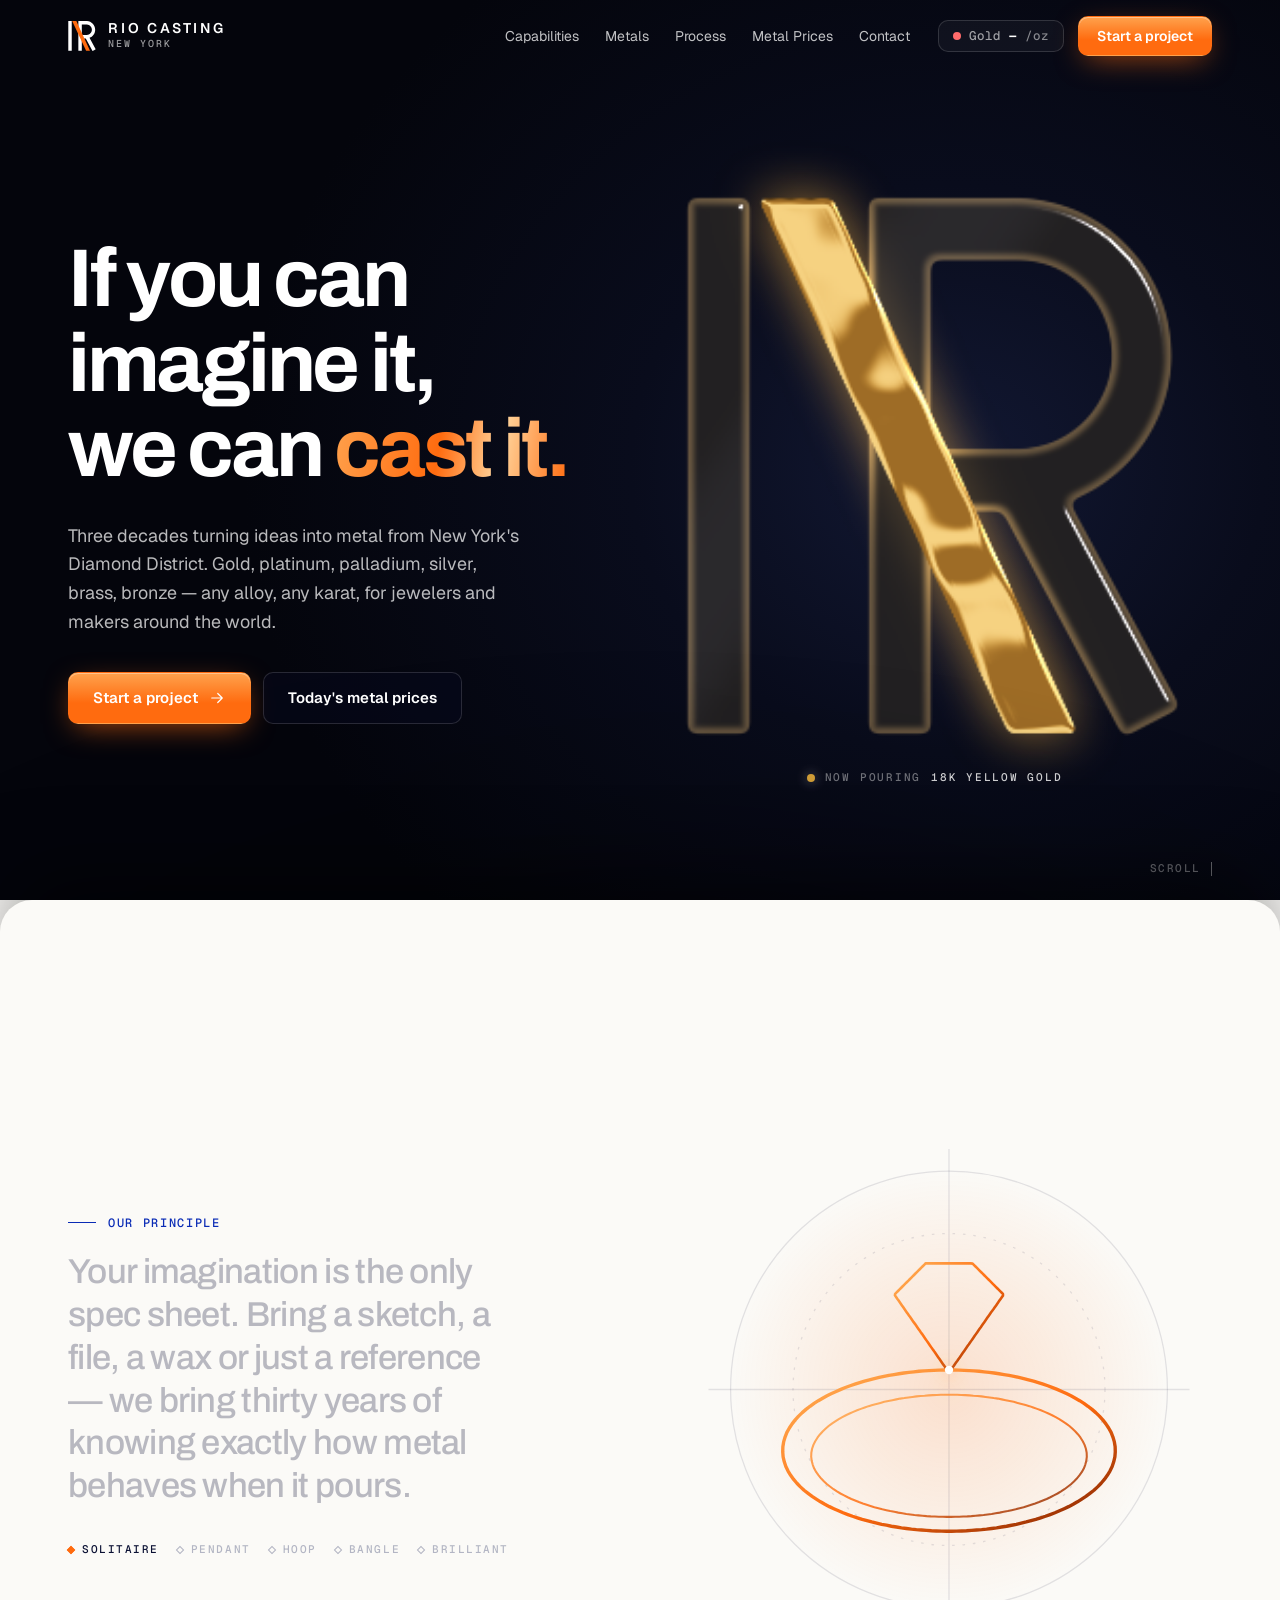
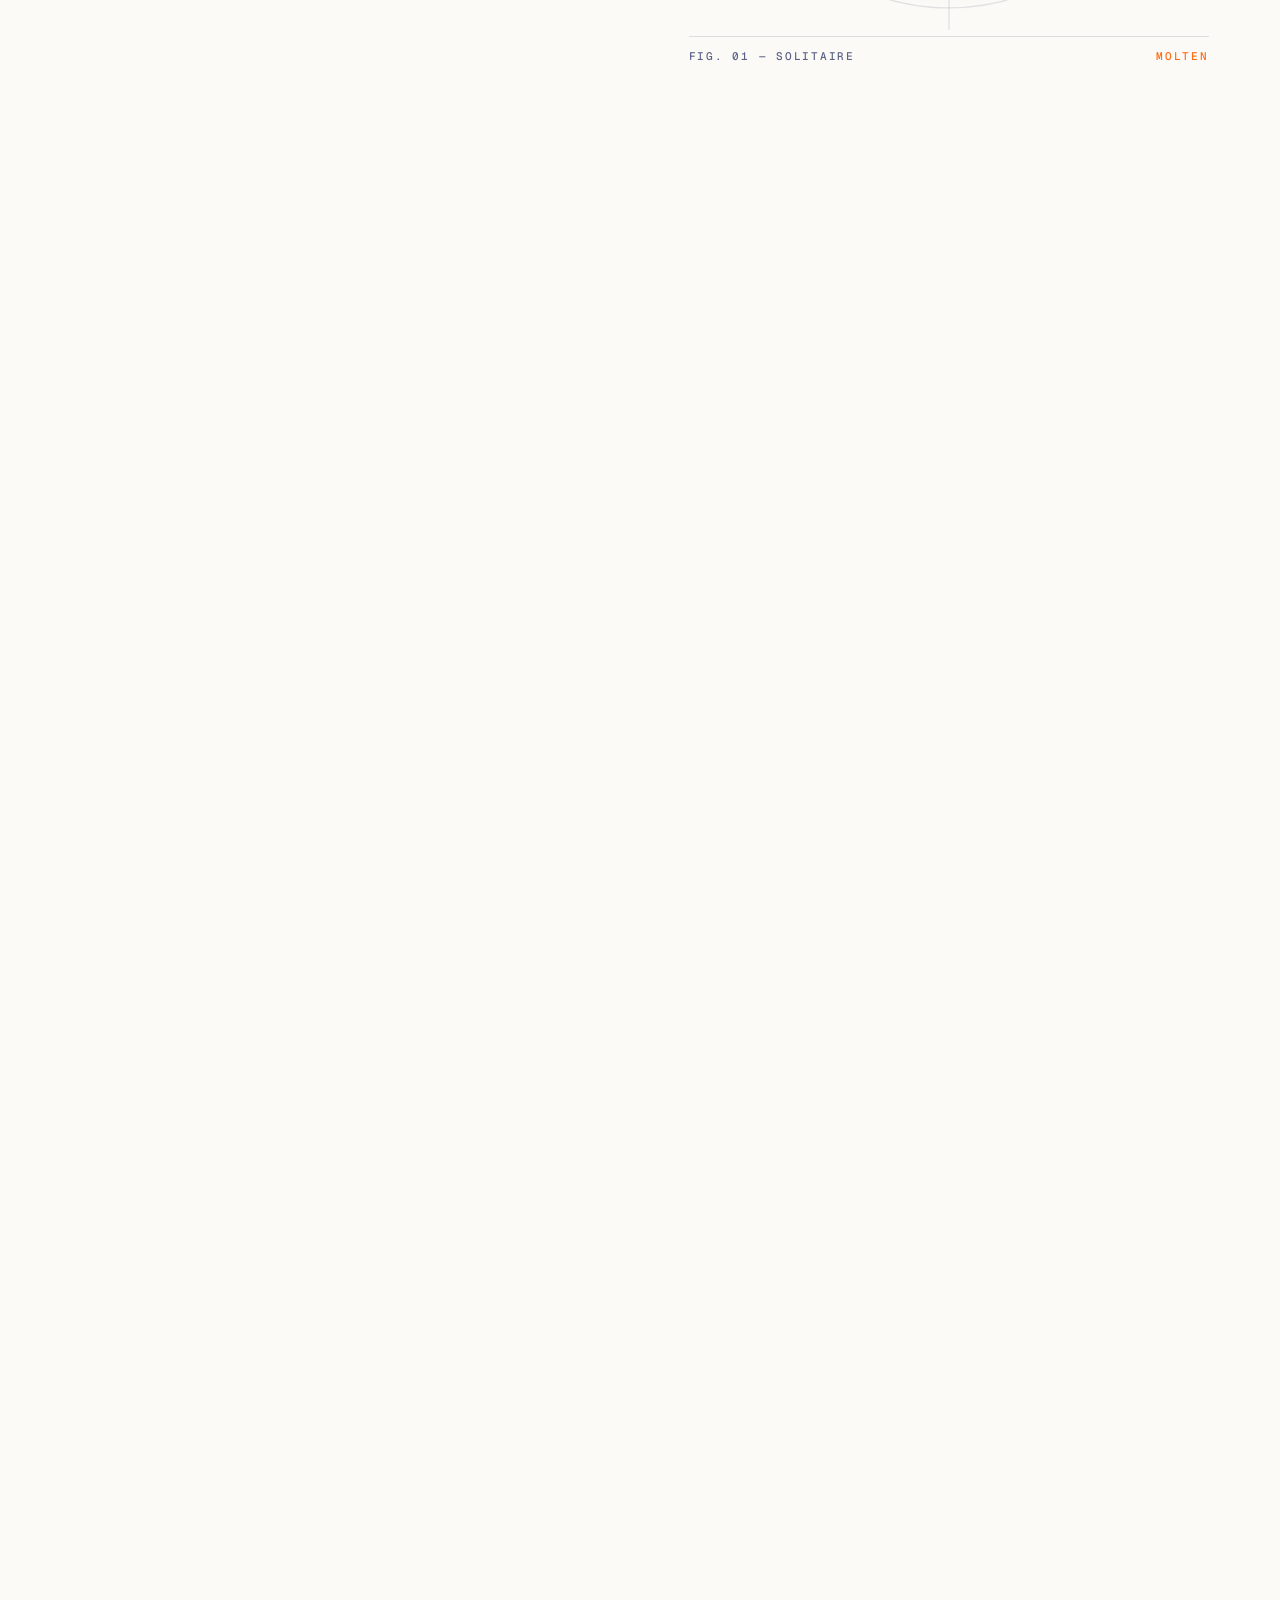
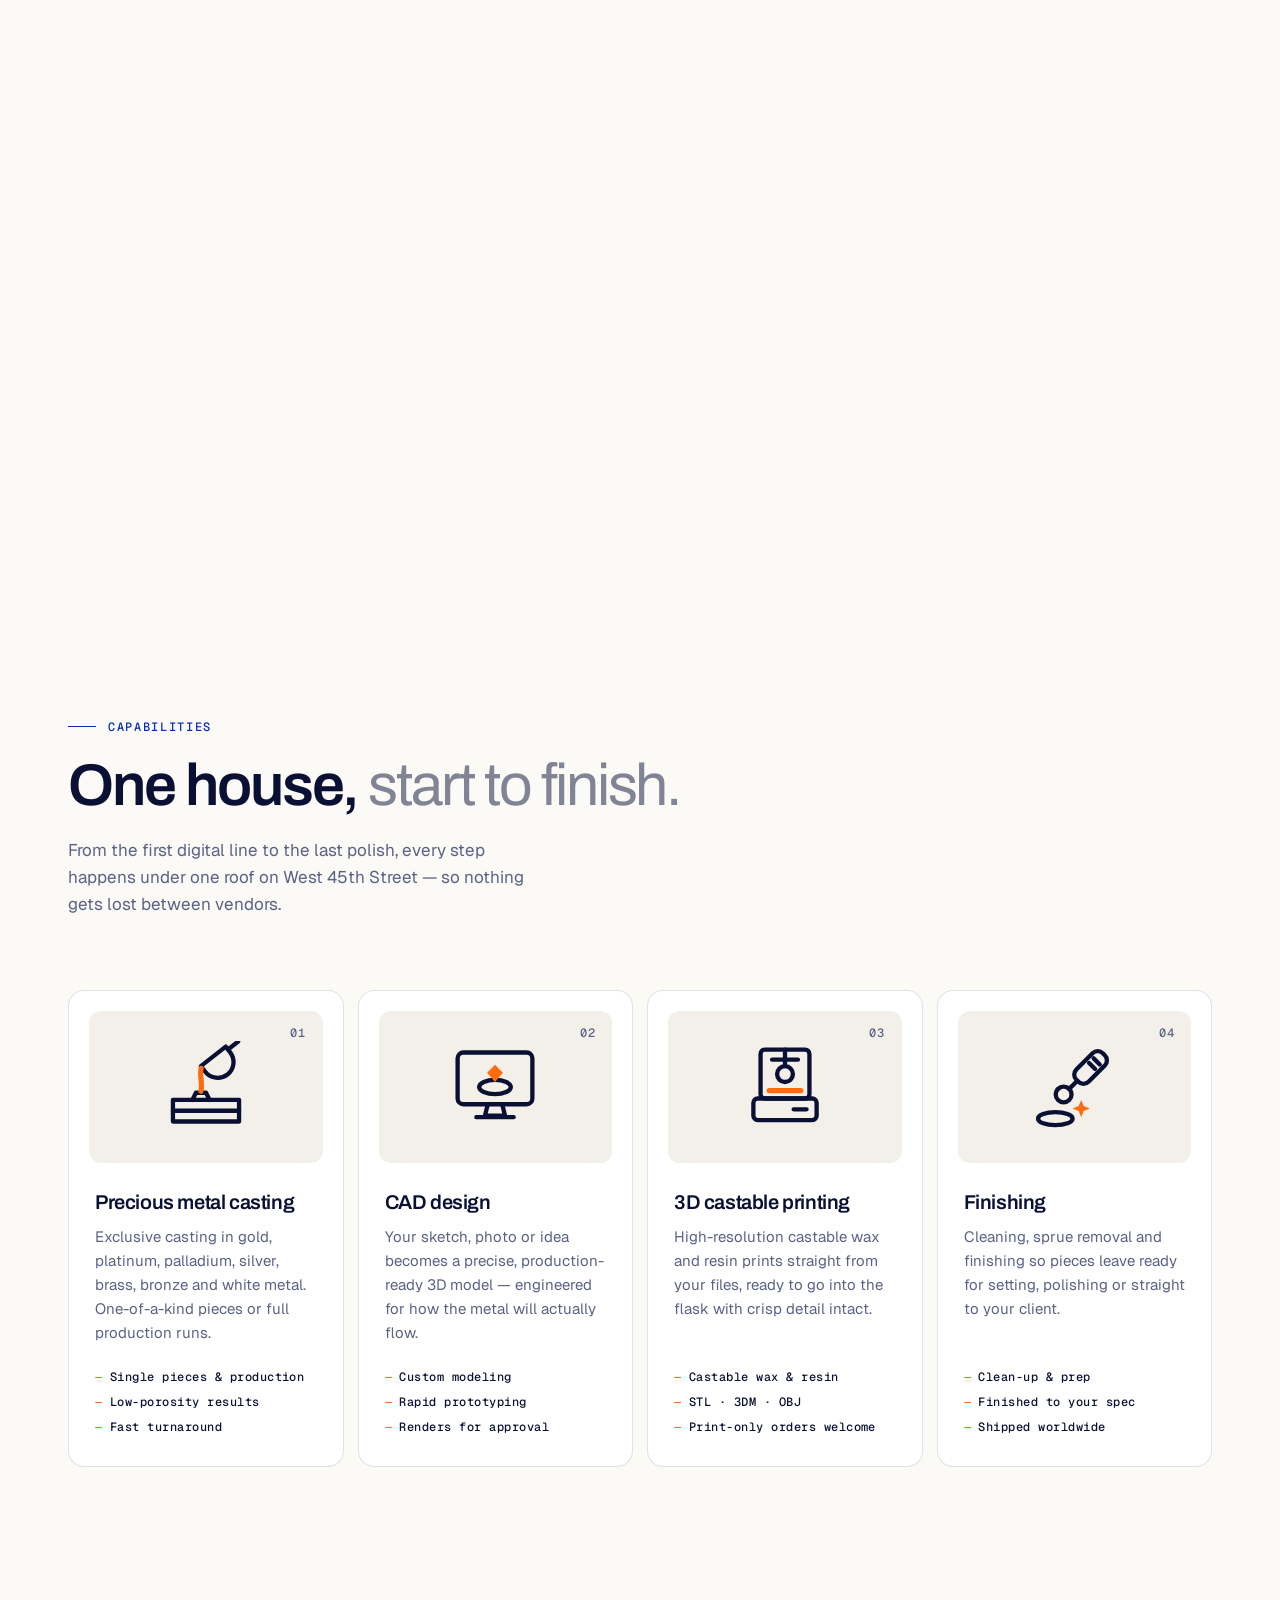
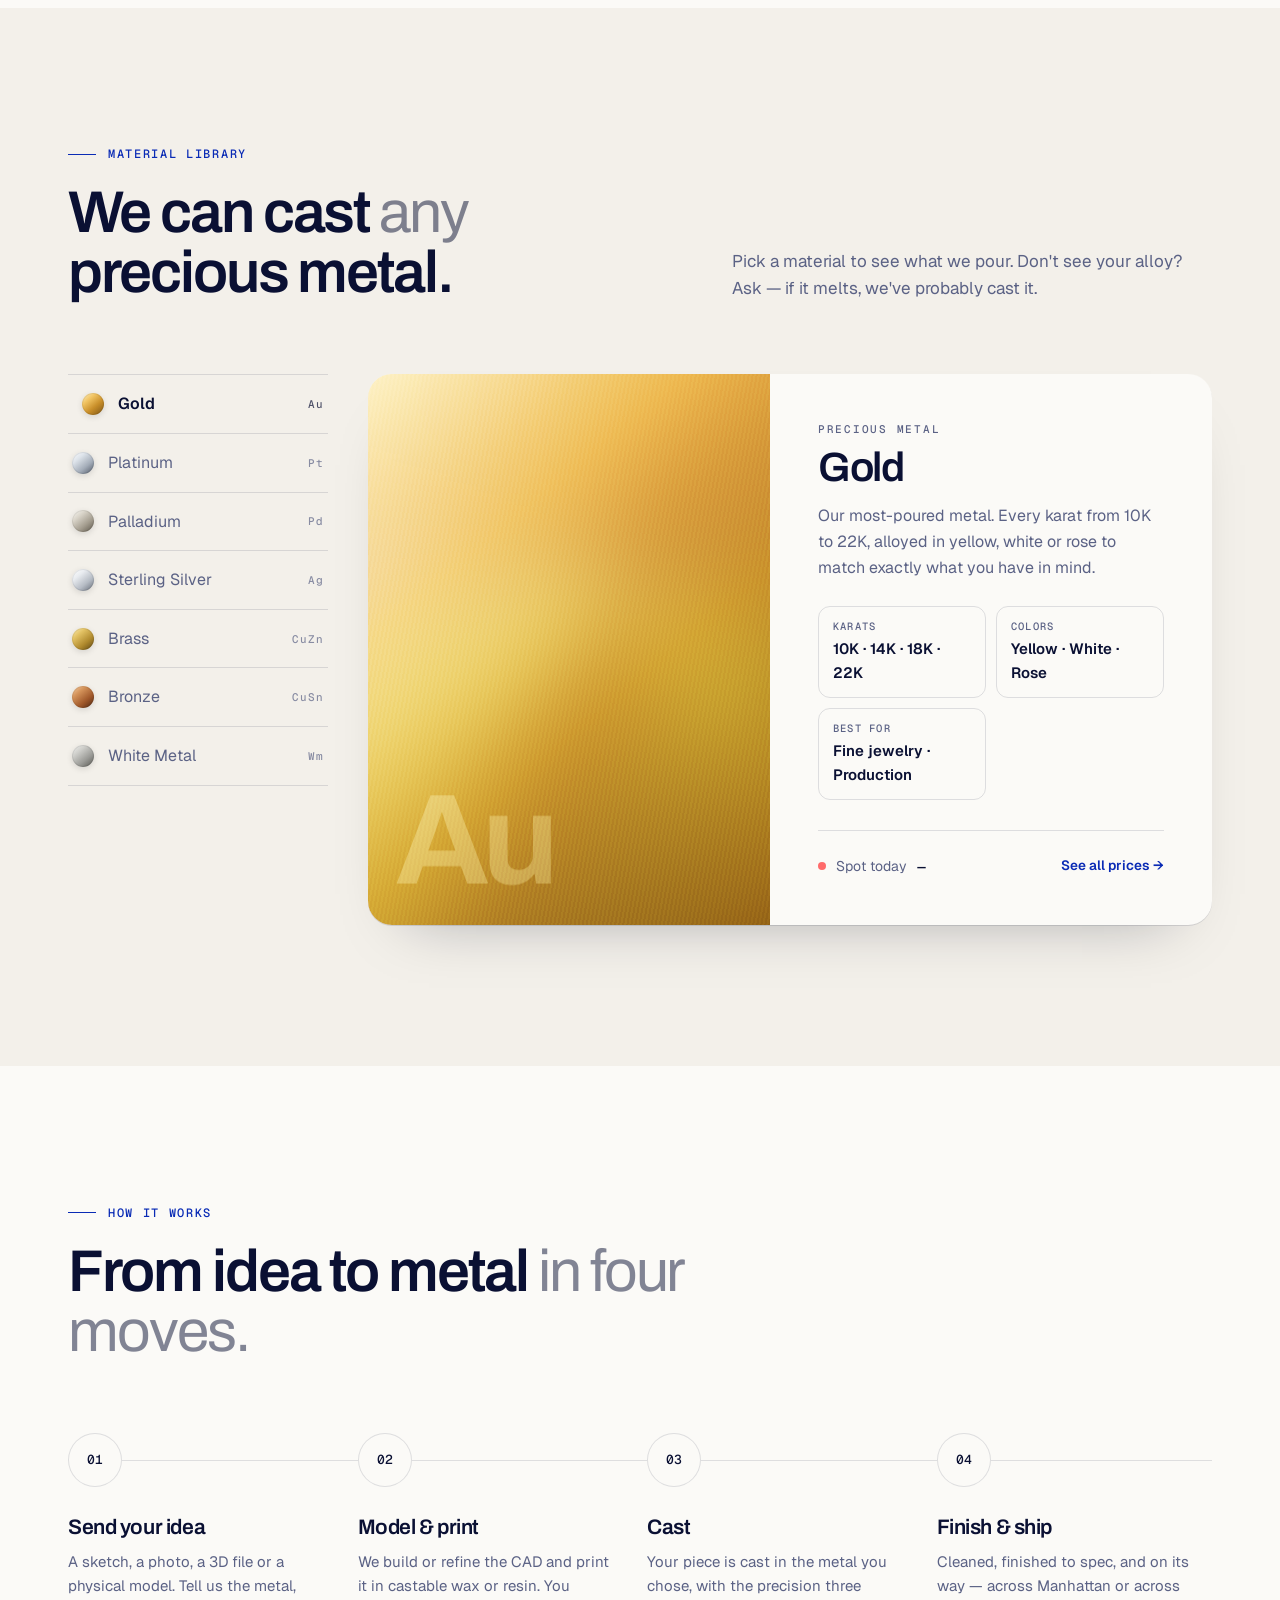
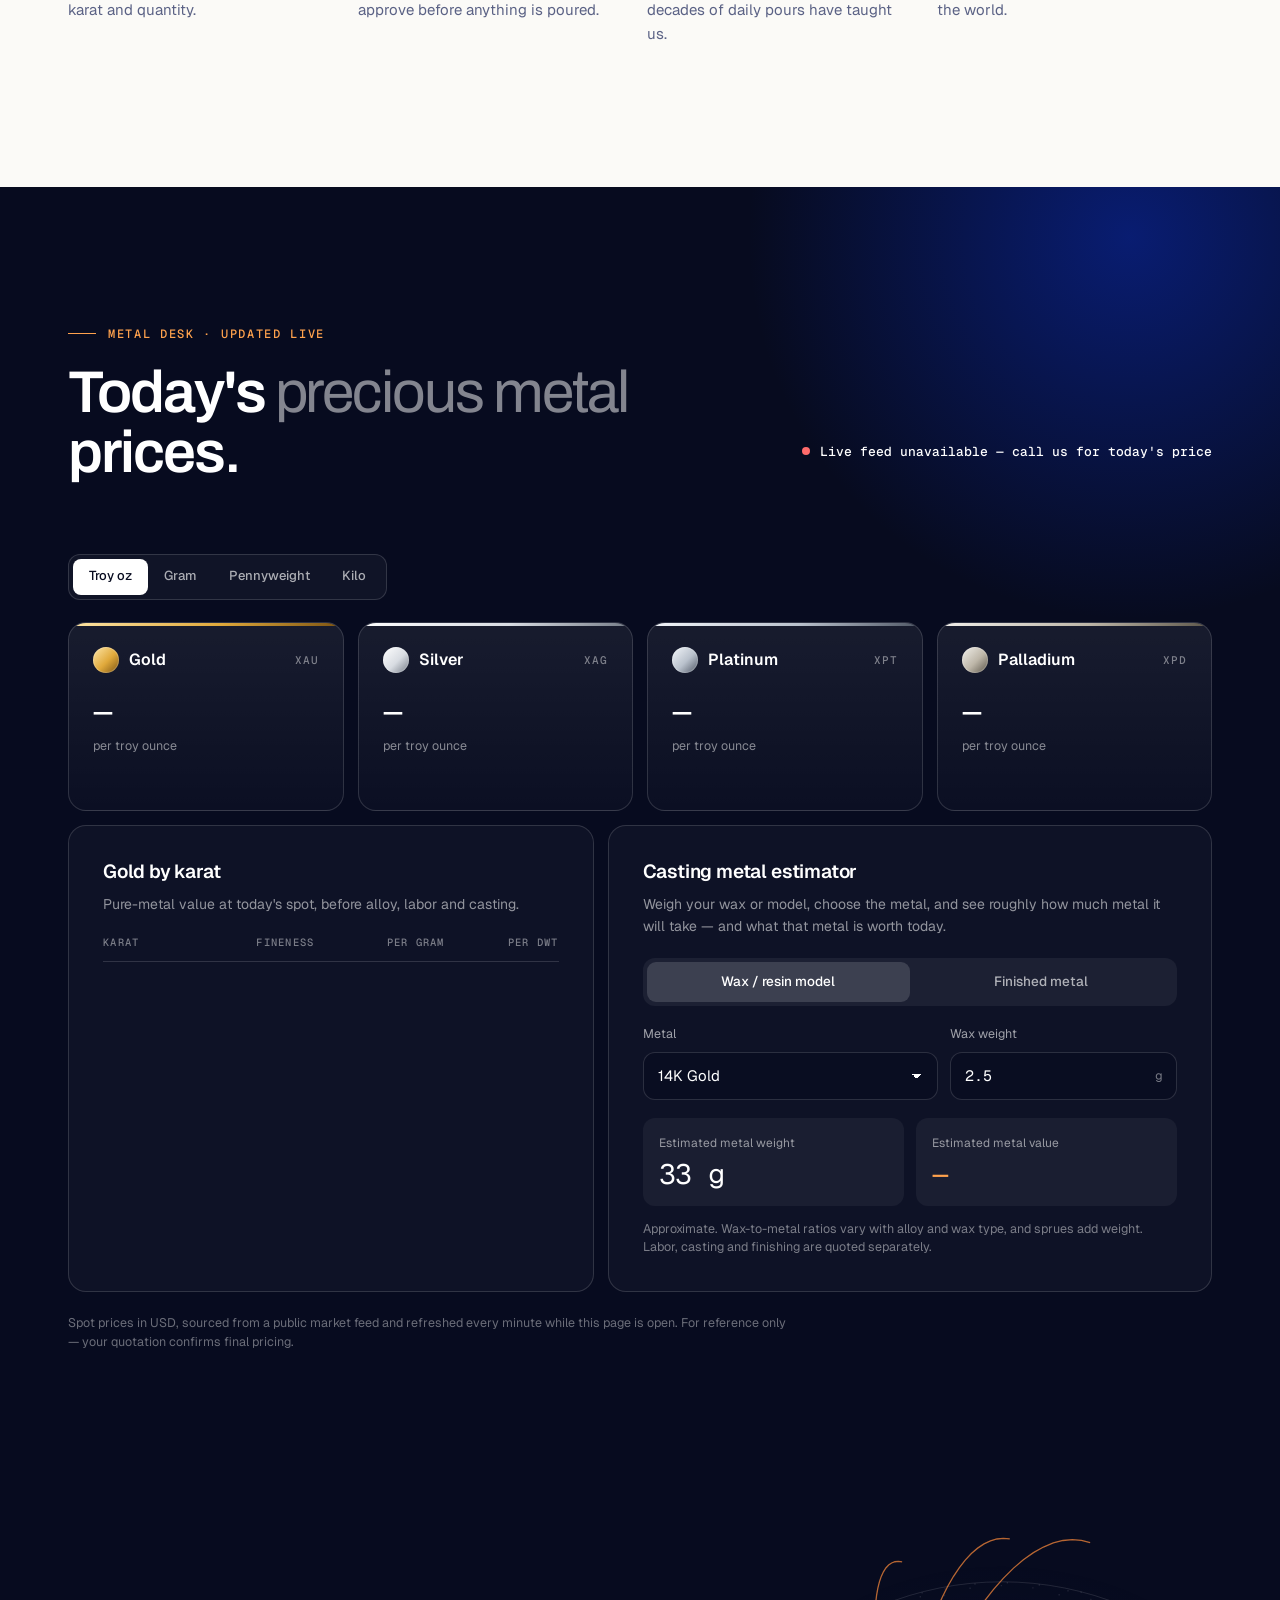
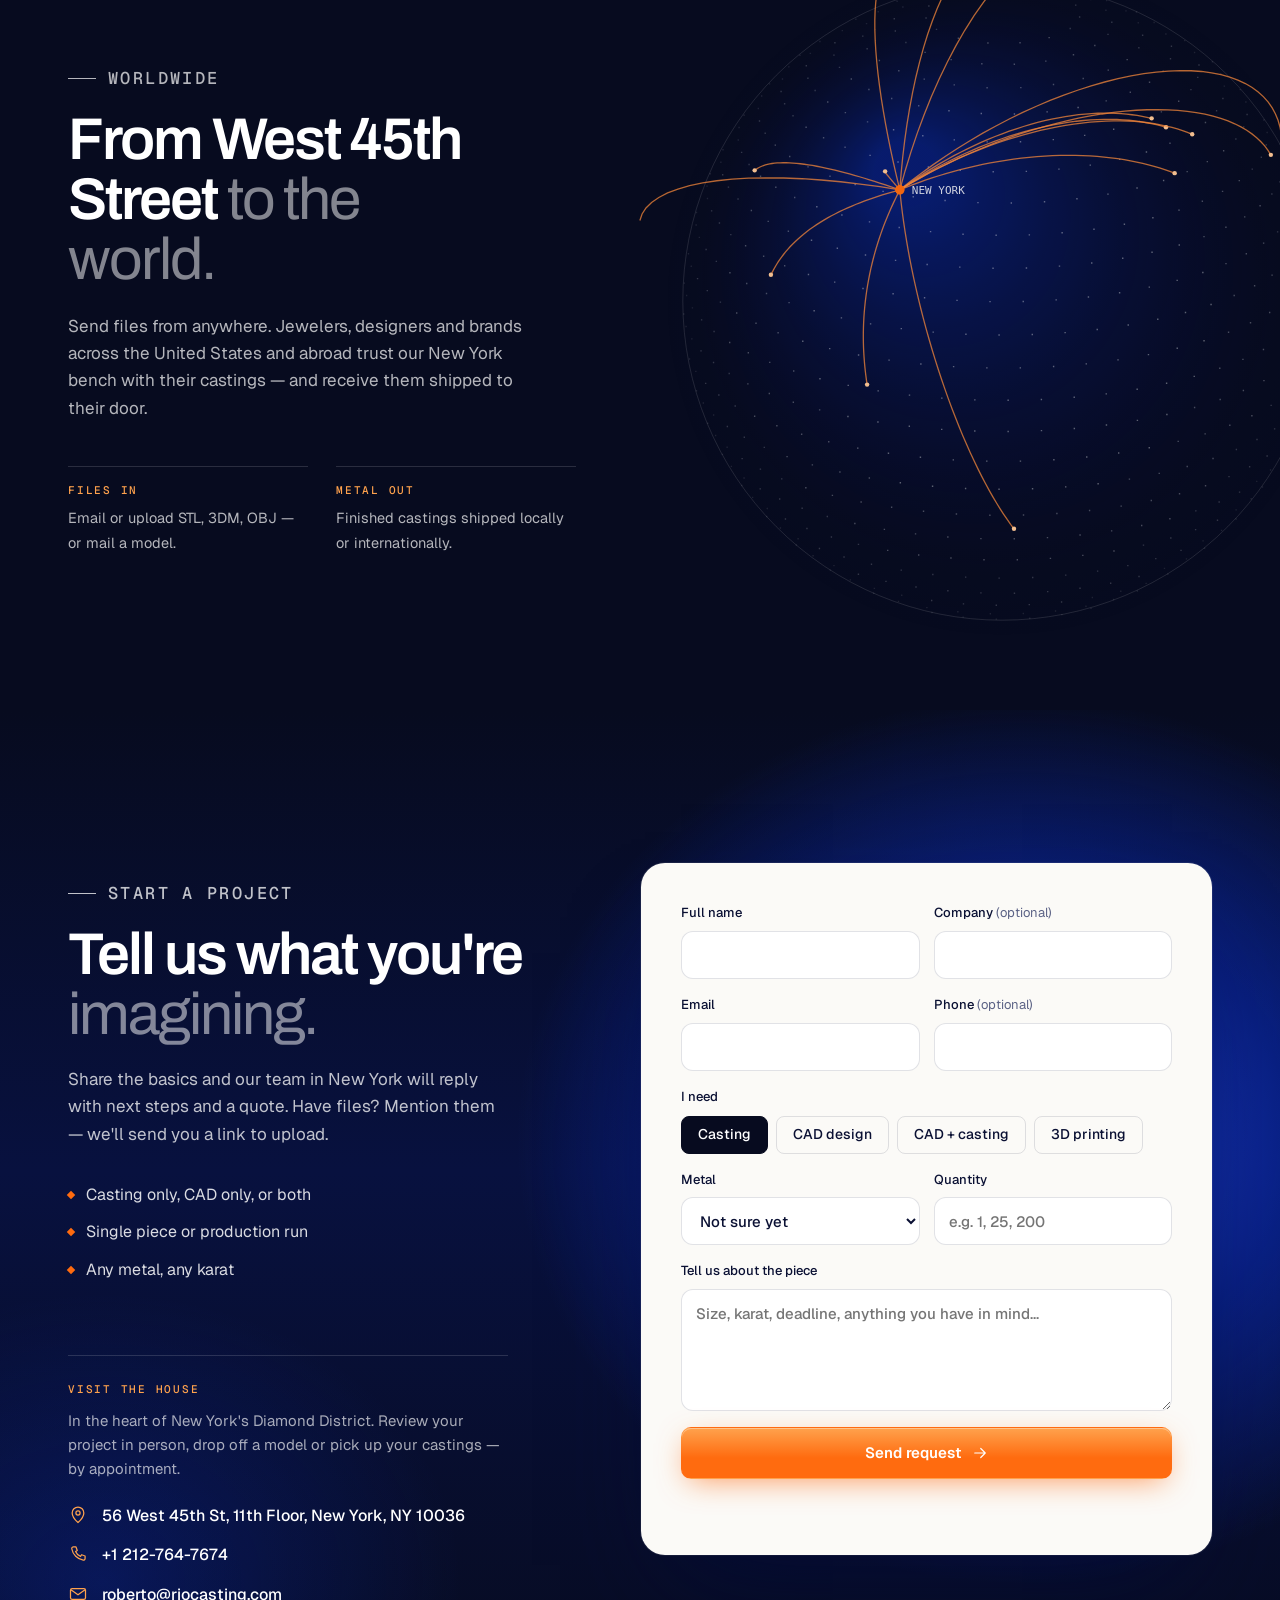
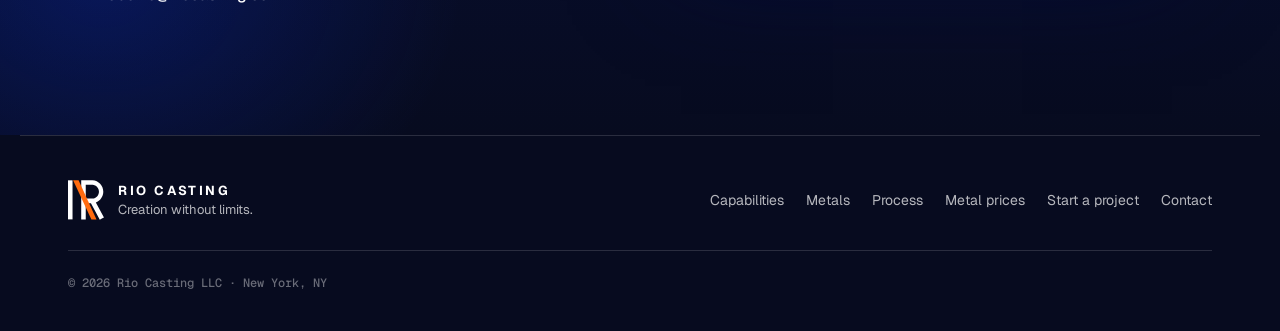
<file: v2/index.html>
<!doctype html>
<html lang="en">
<head>
<meta charset="utf-8" />
<meta name="viewport" content="width=device-width, initial-scale=1, viewport-fit=cover" />
<title>Rio Casting — Precious Metal Casting in New York</title>
<meta name="robots" content="noindex" />
<meta name="description" content="Three decades of precision casting from New York's Diamond District. Gold, platinum, palladium, silver, brass and bronze — CAD design, 3D printing and casting for jewelers worldwide." />
<meta name="theme-color" content="#070B1F" />
<link rel="icon" href="assets/favicon.svg" type="image/svg+xml" />
<link rel="preconnect" href="https://fonts.googleapis.com" />
<link rel="preconnect" href="https://fonts.gstatic.com" crossorigin />
<link href="https://fonts.googleapis.com/css2?family=Archivo:wght@400..700&family=Geist:wght@400..600&family=Geist+Mono:wght@400;500&display=swap" rel="stylesheet" />
<link rel="stylesheet" href="styles.css?v=20" />
<script>document.documentElement.classList.add("js")</script>
</head>
<body>

<svg width="0" height="0" style="position:absolute" aria-hidden="true">
  <symbol id="logo" viewBox="0 0 448 490">
    <path d="M0 0H56.378V486.26H0V0Z" fill="currentColor"/>
    <path fill-rule="evenodd" clip-rule="evenodd" fill="currentColor" d="M305.38 0.236285C380.045 4.49519 439.278 66.3887 439.278 142.119C439.278 203.245 400.688 255.351 346.542 275.416L447.5 462.769L421.575 476.108L395.65 489.446L285.507 284.239H220.813V486.26H164.436V0H305.38V0.236285ZM220.813 227.861H305.38V227.654C349.995 224.636 385.249 187.499 385.249 142.119C385.249 96.7397 349.995 59.6002 305.38 56.5821V56.378H220.813V227.861Z"/>
    <path d="M291.286 486.26L63.4253 0H131.549L354.711 486.26H291.286Z" fill="#FF6B0F"/>
  </symbol>
  <symbol id="i-arrow" viewBox="0 0 24 24"><path d="M5 12h14M13 6l6 6-6 6" fill="none" stroke="currentColor" stroke-width="1.6" stroke-linecap="round" stroke-linejoin="round"/></symbol>
  <symbol id="i-cast" viewBox="0 0 64 64"><g fill="none" stroke="currentColor" stroke-width="3" stroke-linecap="round" stroke-linejoin="round"><g transform="rotate(-38 42 17)"><path d="M31 9h22v5a11 11 0 0 1-22 0z"/><path d="M53 11.5h9"/></g><path d="M9 41h46v15H9z"/><path d="M9 48.5h46"/><path d="M22.5 41l2.5-5h7l2.5 5"/></g><path d="M28.6 19c-1.3 5.5 1.2 10-.1 16" fill="none" stroke-width="3.6" stroke-linecap="round" style="stroke:var(--ic-accent,#FF6B0F)"/></symbol>
  <symbol id="i-cad" viewBox="0 0 64 64"><g fill="none" stroke="currentColor" stroke-width="3" stroke-linecap="round" stroke-linejoin="round"><rect x="6" y="8" width="52" height="36" rx="4"/><path d="M27 44l-2 8h14l-2-8M19 53h26"/><ellipse cx="32" cy="32" rx="11" ry="5"/></g><path d="M32 16.5l5.5 5.5-5.5 6.5-5.5-6.5z" style="fill:var(--ic-accent,#FF6B0F)"/></symbol>
  <symbol id="i-print" viewBox="0 0 64 64"><g fill="none" stroke="currentColor" stroke-width="3" stroke-linecap="round" stroke-linejoin="round"><rect x="15" y="6" width="34" height="34" rx="3"/><rect x="10" y="40" width="44" height="15" rx="3"/><path d="M32 6v7M23 13h18M32 13v4.5M38 47.5h9"/><circle cx="32" cy="23" r="5.5"/></g><path d="M21 34.5h22" fill="none" stroke-width="3.6" stroke-linecap="round" style="stroke:var(--ic-accent,#FF6B0F)"/></symbol>
  <symbol id="i-finish" viewBox="0 0 64 64"><g fill="none" stroke="currentColor" stroke-width="3" stroke-linecap="round" stroke-linejoin="round"><g transform="rotate(45 40 22)"><rect x="34" y="4" width="12" height="26" rx="5"/><path d="M37 11h6M37 15.5h6"/><path d="M40 30v8"/><circle cx="40" cy="43.5" r="5.5"/></g><ellipse cx="19" cy="54" rx="12" ry="4.5"/></g><path d="M37 41l1.7 4.3 4.3 1.7-4.3 1.7-1.7 4.3-1.7-4.3-4.3-1.7 4.3-1.7z" style="fill:var(--ic-accent,#FF6B0F)"/></symbol>
  <symbol id="i-pin" viewBox="0 0 24 24"><path d="M12 21s-7-6.2-7-11.5A7 7 0 0 1 19 9.5C19 14.8 12 21 12 21z" fill="none" stroke="currentColor" stroke-width="1.5"/><circle cx="12" cy="9.5" r="2.5" fill="none" stroke="currentColor" stroke-width="1.5"/></symbol>
  <symbol id="i-phone" viewBox="0 0 24 24"><path d="M6.6 3.5h3l1.5 4.2-2 1.3a11 11 0 0 0 5.9 5.9l1.3-2 4.2 1.5v3a2 2 0 0 1-2.2 2A17 17 0 0 1 4.5 5.7a2 2 0 0 1 2.1-2.2z" fill="none" stroke="currentColor" stroke-width="1.5" stroke-linejoin="round"/></symbol>
  <symbol id="i-mail" viewBox="0 0 24 24"><rect x="3" y="5.5" width="18" height="13" rx="2" fill="none" stroke="currentColor" stroke-width="1.5"/><path d="M3.5 7l8.5 6 8.5-6" fill="none" stroke="currentColor" stroke-width="1.5" stroke-linejoin="round"/></symbol>
</svg>

<a class="skip" href="#main">Skip to content</a>

<header class="nav" id="nav">
  <div class="wrap nav__in">
    <a class="brand" href="#top" aria-label="Rio Casting — home">
      <svg aria-hidden="true"><use href="#logo"/></svg>
      <span><b>RIO CASTING</b><small>New York</small></span>
    </a>
    <nav class="nav__links" aria-label="Primary">
      <a href="#capabilities">Capabilities</a>
      <a href="#metals">Metals</a>
      <a href="#process">Process</a>
      <a href="#market">Metal Prices</a>
      <a href="#contact">Contact</a>
    </nav>
    <div class="nav__right">
      <a class="nav__tick" href="#market" aria-label="Gold spot price">
        <i class="dot" data-status></i><span>Gold</span><b data-nav-gold>—</b><em>/oz</em>
      </a>
      <a class="btn btn--molten btn--sm" href="#start">Start a project</a>
      <button class="burger" id="burger" aria-label="Open menu" aria-expanded="false" aria-controls="menu"><span></span><span></span></button>
    </div>
  </div>
</header>
<div class="menu" id="menu" hidden>
  <nav aria-label="Mobile">
    <a href="#capabilities">Capabilities</a><a href="#metals">Metals</a><a href="#process">Process</a><a href="#market">Metal Prices</a><a href="#start">Start a project</a><a href="#contact">Contact</a>
  </nav>
</div>

<main id="main">

<!-- ============ HERO ============ -->
<section class="hero" id="top">
  <div class="hero__stage" aria-hidden="true">
    <canvas id="cast"></canvas>
    <svg class="hero__fallback" viewBox="0 0 448 490"><use href="#logo"/></svg>
    <p class="pour" id="pour"><i id="pourDot"></i><span>Now pouring</span><b id="pourName">18K Yellow Gold</b></p>
  </div>
  <div class="wrap hero__in">
    <h1 class="hero__title">
      <span class="line">If you can</span>
      <span class="line">imagine it,</span>
      <span class="line">we can <span class="molten-word">cast it.</span></span>
    </h1>
    <p class="hero__lead">Three decades turning ideas into metal from New York's Diamond District. Gold, platinum, palladium, silver, brass, bronze — any alloy, any karat, for jewelers and makers around the world.</p>
    <div class="hero__cta">
      <a class="btn btn--molten" href="#start">Start a project <svg><use href="#i-arrow"/></svg></a>
      <a class="btn btn--ghost" href="#market">Today's metal prices</a>
    </div>
  </div>
  <div class="hero__foot wrap" aria-hidden="true">
    <span class="scroll">Scroll</span>
  </div>
</section>

<!-- ============ MANIFESTO · scrollytelling ============ -->
<section class="manifesto" id="principle">
  <div class="manifesto__stage">
    <div class="wrap manifesto__grid">
      <div class="manifesto__copy">
        <p class="eyebrow"><span class="bar"></span>Our principle</p>
        <p class="manifesto__text">Your imagination is the only spec sheet. Bring a sketch, a file, a wax or just a reference — we bring thirty years of knowing exactly how metal behaves when it pours.</p>
        <ol class="forms" id="forms" aria-hidden="true"></ol>
      </div>
      <figure class="jewel" aria-hidden="true">
        <svg viewBox="0 0 400 400" id="jewel">
          <defs>
            <linearGradient id="jg" x1="0" y1="0" x2="1" y2="1">
              <stop offset="0" id="jg0" stop-color="#FFB35A"/>
              <stop offset=".55" id="jg1" stop-color="#FF6B0F"/>
              <stop offset="1" id="jg2" stop-color="#7A1E00"/>
            </linearGradient>
            <radialGradient id="jglow"><stop offset="0" stop-color="#FF6B0F" stop-opacity=".18"/><stop offset="1" stop-color="#FF6B0F" stop-opacity="0"/></radialGradient>
          </defs>
          <circle cx="200" cy="215" r="170" fill="url(#jglow)" id="jglowC"/>
          <g class="jewel__guides">
            <circle cx="200" cy="215" r="168" />
            <circle cx="200" cy="215" r="120" stroke-dasharray="2 6"/>
            <path d="M200 30v370M15 215h370"/>
          </g>
          <path class="jewel__s jewel__s--a" id="ja"/>
          <path class="jewel__s jewel__s--b" id="jb"/>
          <path class="jewel__s jewel__s--c" id="jc"/>
          <circle r="3.2" class="jewel__glint" id="jglint"/>
        </svg>
        <figcaption><span id="jfig">Fig. 01</span><span id="jmetal">Molten</span></figcaption>
      </figure>
    </div>
  </div>
</section>

<!-- ============ CAPABILITIES ============ -->
<section class="section" id="capabilities">
  <div class="wrap">
    <div class="head">
      <p class="eyebrow"><span class="bar"></span>Capabilities</p>
      <h2>One house, <em>start to finish.</em></h2>
      <p class="head__lead">From the first digital line to the last polish, every step happens under one roof on West 45th Street — so nothing gets lost between vendors.</p>
    </div>
    <div class="caps">
      <article class="cap reveal">
        <div class="cap__art"><svg class="cap__ic" aria-hidden="true"><use href="#i-cast"/></svg><span class="cap__n">01</span></div>
        <h3>Precious metal casting</h3>
        <p>Exclusive casting in gold, platinum, palladium, silver, brass, bronze and white metal. One-of-a-kind pieces or full production runs.</p>
        <ul><li>Single pieces &amp; production</li><li>Low-porosity results</li><li>Fast turnaround</li></ul>
      </article>
      <article class="cap reveal">
        <div class="cap__art"><svg class="cap__ic" aria-hidden="true"><use href="#i-cad"/></svg><span class="cap__n">02</span></div>
        <h3>CAD design</h3>
        <p>Your sketch, photo or idea becomes a precise, production-ready 3D model — engineered for how the metal will actually flow.</p>
        <ul><li>Custom modeling</li><li>Rapid prototyping</li><li>Renders for approval</li></ul>
      </article>
      <article class="cap reveal">
        <div class="cap__art"><svg class="cap__ic" aria-hidden="true"><use href="#i-print"/></svg><span class="cap__n">03</span></div>
        <h3>3D castable printing</h3>
        <p>High-resolution castable wax and resin prints straight from your files, ready to go into the flask with crisp detail intact.</p>
        <ul><li>Castable wax &amp; resin</li><li>STL · 3DM · OBJ</li><li>Print-only orders welcome</li></ul>
      </article>
      <article class="cap reveal">
        <div class="cap__art"><svg class="cap__ic" aria-hidden="true"><use href="#i-finish"/></svg><span class="cap__n">04</span></div>
        <h3>Finishing</h3>
        <p>Cleaning, sprue removal and finishing so pieces leave ready for setting, polishing or straight to your client.</p>
        <ul><li>Clean-up &amp; prep</li><li>Finished to your spec</li><li>Shipped worldwide</li></ul>
      </article>
    </div>
  </div>
</section>

<!-- ============ METALS ============ -->
<section class="section section--bone" id="metals">
  <div class="wrap">
    <div class="head head--split">
      <div>
        <p class="eyebrow"><span class="bar"></span>Material library</p>
        <h2>We can cast <em>any</em> precious metal.</h2>
      </div>
      <p class="head__lead">Pick a material to see what we pour. Don't see your alloy? Ask — if it melts, we've probably cast it.</p>
    </div>

    <div class="lib">
      <div class="lib__tabs" role="tablist" aria-label="Metals" id="libTabs"></div>
      <div class="lib__panel" id="libPanel" role="tabpanel">
        <div class="lib__swatch" id="libSwatch"><span class="lib__sym" id="libSym">Au</span></div>
        <div class="lib__stack" id="libStack"></div>
      </div>
    </div>
  </div>
</section>

<!-- ============ PROCESS ============ -->
<section class="section" id="process">
  <div class="wrap">
    <div class="head">
      <p class="eyebrow"><span class="bar"></span>How it works</p>
      <h2>From idea to metal <em>in four moves.</em></h2>
    </div>
    <ol class="steps" id="steps">
      <li class="step reveal"><span class="step__n">01</span><h3>Send your idea</h3><p>A sketch, a photo, a 3D file or a physical model. Tell us the metal, karat and quantity.</p></li>
      <li class="step reveal"><span class="step__n">02</span><h3>Model &amp; print</h3><p>We build or refine the CAD and print it in castable wax or resin. You approve before anything is poured.</p></li>
      <li class="step reveal"><span class="step__n">03</span><h3>Cast</h3><p>Your piece is cast in the metal you chose, with the precision three decades of daily pours have taught us.</p></li>
      <li class="step reveal"><span class="step__n">04</span><h3>Finish &amp; ship</h3><p>Cleaned, finished to spec, and on its way — across Manhattan or across the world.</p></li>
    </ol>
  </div>
</section>

<!-- ============ MARKET ============ -->
<section class="section section--ink market" id="market">
  <div class="wrap">
    <div class="head head--split">
      <div>
        <p class="eyebrow eyebrow--light"><span class="bar"></span>Metal desk · Updated live</p>
        <h2>Today's <em>precious metal</em> prices.</h2>
      </div>
      <div class="market__meta">
        <p class="status"><i class="dot" data-status></i><span id="feedStatus">Connecting to market…</span></p>
        <p class="stamp" id="feedStamp">&nbsp;</p>
      </div>
    </div>

    <div class="units" role="group" aria-label="Price unit">
      <button class="unit is-on" data-unit="oz" aria-pressed="true">Troy oz</button>
      <button class="unit" data-unit="g" aria-pressed="false">Gram</button>
      <button class="unit" data-unit="dwt" aria-pressed="false">Pennyweight</button>
      <button class="unit" data-unit="kg" aria-pressed="false">Kilo</button>
    </div>

    <div class="spots" id="spots"></div>

    <div class="desk">
      <div class="karat">
        <h3>Gold by karat</h3>
        <p class="muted">Pure-metal value at today's spot, before alloy, labor and casting.</p>
        <table class="ktable" id="ktable">
          <thead><tr><th scope="col">Karat</th><th scope="col">Fineness</th><th scope="col">Per gram</th><th scope="col">Per dwt</th></tr></thead>
          <tbody></tbody>
        </table>
      </div>

      <form class="calc" id="calc" onsubmit="return false">
        <h3>Casting metal estimator</h3>
        <p class="muted">Weigh your wax or model, choose the metal, and see roughly how much metal it will take — and what that metal is worth today.</p>
        <div class="seg" role="group" aria-label="I am weighing">
          <button type="button" class="seg__b is-on" data-mode="wax" aria-pressed="true">Wax / resin model</button>
          <button type="button" class="seg__b" data-mode="metal" aria-pressed="false">Finished metal</button>
        </div>
        <div class="calc__row">
          <label>Metal
            <select id="calcAlloy"></select>
          </label>
          <label><span id="calcWLabel">Wax weight</span>
            <span class="field"><input id="calcW" type="number" inputmode="decimal" min="0" step="0.01" value="2.5" /><em>g</em></span>
          </label>
        </div>
        <div class="calc__out">
          <div><span>Estimated metal weight</span><b id="calcMetalW">—</b></div>
          <div><span>Estimated metal value</span><b id="calcValue" class="hot">—</b></div>
        </div>
        <p class="fine" id="calcNote">Approximate. Wax-to-metal ratios vary with alloy and wax type, and sprues add weight. Labor, casting and finishing are quoted separately.</p>
      </form>
    </div>
    <p class="fine market__src">Spot prices in USD, sourced from a public market feed and refreshed every minute while this page is open. For reference only — your quotation confirms final pricing.</p>
  </div>
</section>

<!-- ============ WORLDWIDE ============ -->
<section class="world">
  <canvas class="world__globe" id="globe" aria-hidden="true"></canvas>
  <div class="wrap world__in">
    <p class="eyebrow eyebrow--light"><span class="bar"></span>Worldwide</p>
    <h2>From West 45th Street <em>to the world.</em></h2>
    <p>Send files from anywhere. Jewelers, designers and brands across the United States and abroad trust our New York bench with their castings — and receive them shipped to their door.</p>
    <div class="world__row">
      <div><b>Files in</b><span>Email or upload STL, 3DM, OBJ — or mail a model.</span></div>
      <div><b>Metal out</b><span>Finished castings shipped locally or internationally.</span></div>
    </div>
  </div>
</section>

<!-- ============ START ============ -->
<section class="closing" id="start">
  <div class="wrap start">
    <div class="start__copy">
      <p class="eyebrow eyebrow--light"><span class="bar"></span>Start a project</p>
      <h2>Tell us what you're <em>imagining.</em></h2>
      <p>Share the basics and our team in New York will reply with next steps and a quote. Have files? Mention them — we'll send you a link to upload.</p>
      <ul class="start__list">
        <li>Casting only, CAD only, or both</li>
        <li>Single piece or production run</li>
        <li>Any metal, any karat</li>
      </ul>
      <div class="visit" id="contact">
        <p class="visit__title">Visit the house</p>
        <p class="visit__lead">In the heart of New York's Diamond District. Review your project in person, drop off a model or pick up your castings — by appointment.</p>
        <ul class="visit__list">
          <li><svg><use href="#i-pin"/></svg><a data-c="address" target="_blank" rel="noopener"></a></li>
          <li><svg><use href="#i-phone"/></svg><a data-c="phone"></a></li>
          <li><svg><use href="#i-mail"/></svg><a data-c="email"></a></li>
        </ul>
      </div>
    </div>
    <form class="form" id="form" novalidate>
      <div class="form__row">
        <label>Full name<input name="name" autocomplete="name" required /></label>
        <label><span>Company <span class="opt">(optional)</span></span><input name="company" autocomplete="organization" /></label>
      </div>
      <div class="form__row">
        <label>Email<input name="email" type="email" autocomplete="email" required /></label>
        <label><span>Phone <span class="opt">(optional)</span></span><input name="phone" type="tel" autocomplete="tel" /></label>
      </div>
      <fieldset class="pills">
        <legend>I need</legend>
        <label><input type="radio" name="service" value="Casting" checked /><span>Casting</span></label>
        <label><input type="radio" name="service" value="CAD design" /><span>CAD design</span></label>
        <label><input type="radio" name="service" value="CAD + casting" /><span>CAD + casting</span></label>
        <label><input type="radio" name="service" value="3D printing" /><span>3D printing</span></label>
      </fieldset>
      <div class="form__row">
        <label>Metal
          <select name="metal">
            <option>Not sure yet</option><option>Yellow gold</option><option>White gold</option><option>Rose gold</option><option>Platinum</option><option>Palladium</option><option>Sterling silver</option><option>Brass</option><option>Bronze</option><option>Other</option>
          </select>
        </label>
        <label>Quantity<input name="quantity" inputmode="numeric" placeholder="e.g. 1, 25, 200" /></label>
      </div>
      <label>Tell us about the piece<textarea name="message" rows="4" required placeholder="Size, karat, deadline, anything you have in mind…"></textarea></label>
      <button class="btn btn--molten btn--block" type="submit">Send request <svg><use href="#i-arrow"/></svg></button>
      <p class="form__msg" id="formMsg" role="status" aria-live="polite"></p>
    </form>
  </div>
</section>

</main>

<footer class="footer">
  <div class="wrap footer__in">
    <div class="footer__brand">
      <svg aria-hidden="true"><use href="#logo"/></svg>
      <p><b>RIO CASTING</b><br />Creation without limits.</p>
    </div>
    <nav aria-label="Footer">
      <a href="#capabilities">Capabilities</a><a href="#metals">Metals</a><a href="#process">Process</a><a href="#market">Metal prices</a><a href="#start">Start a project</a><a href="#contact">Contact</a>
    </nav>
    <p class="footer__legal">© <span id="year">2026</span> Rio Casting LLC · New York, NY</p>
  </div>
</footer>

<script src="config.js?v=20" defer></script>
<script src="main.js?v=20" defer></script>
</body>
</html>
</file>
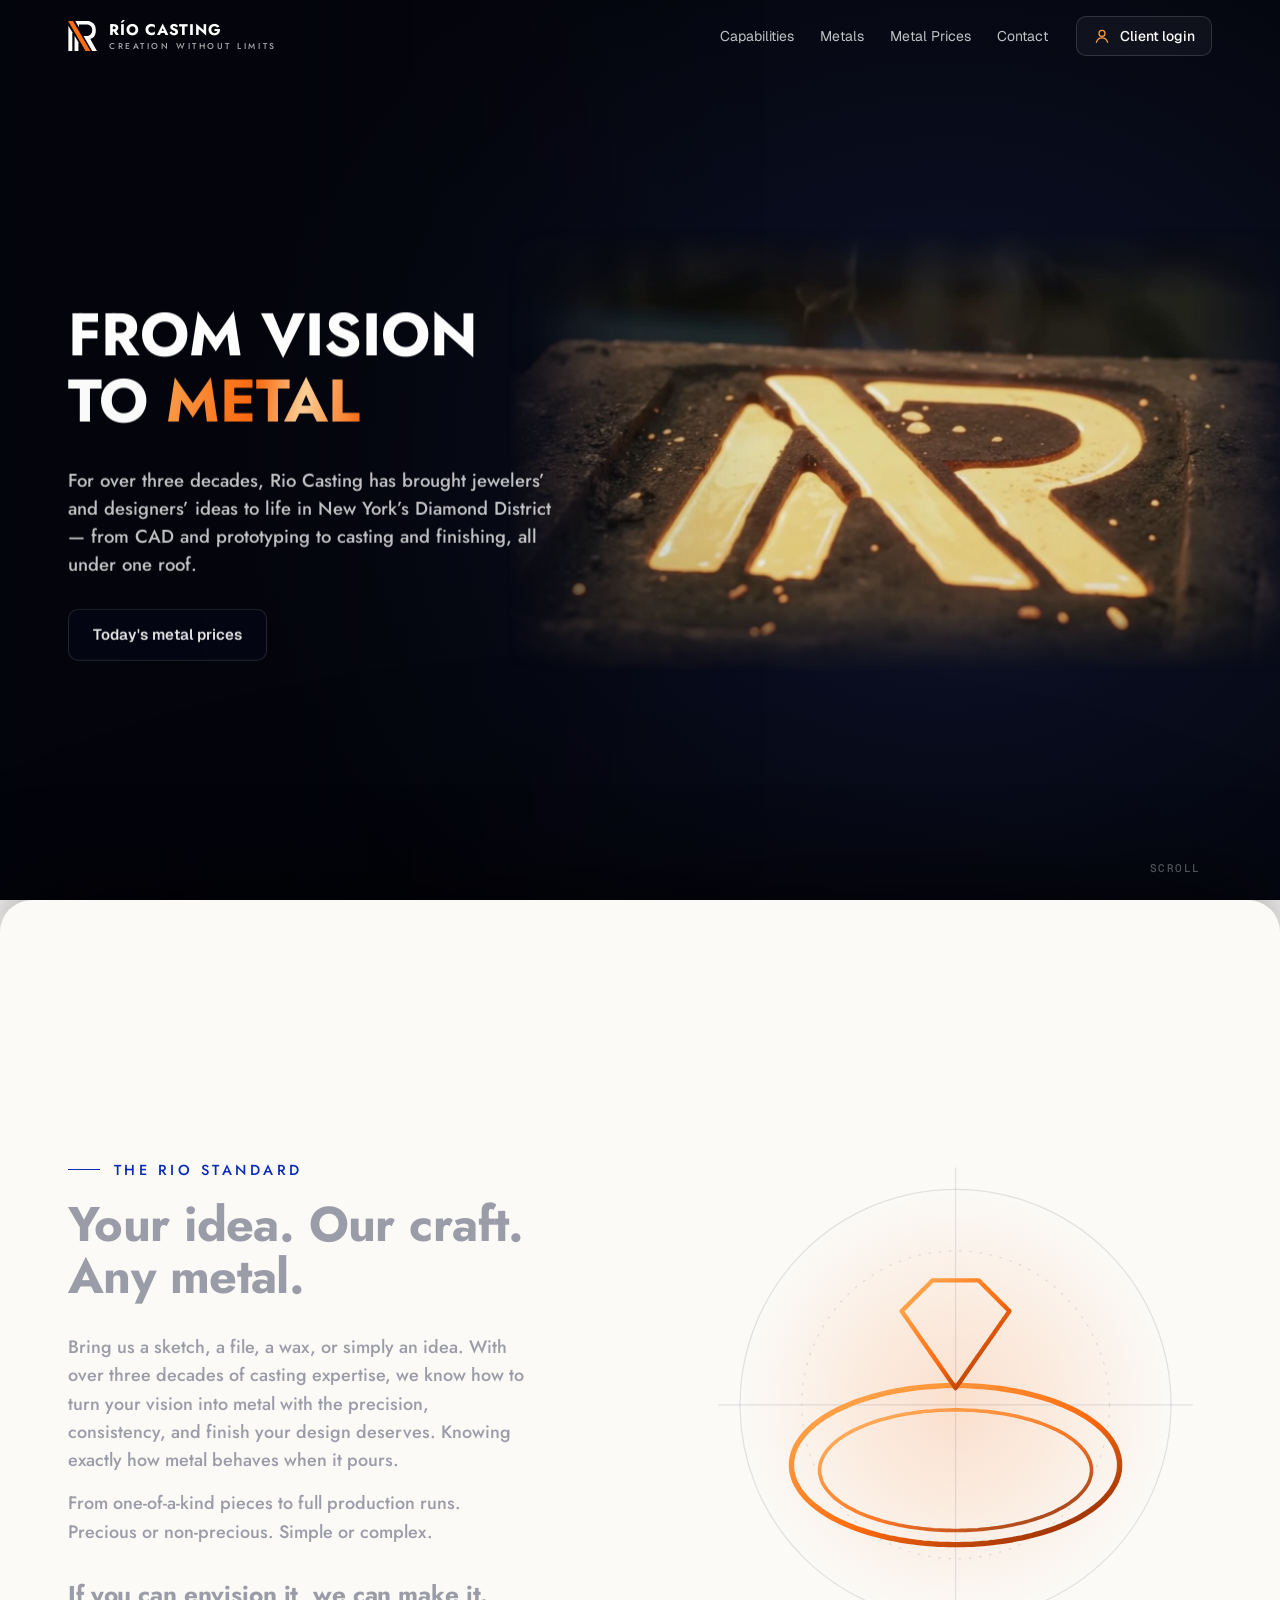
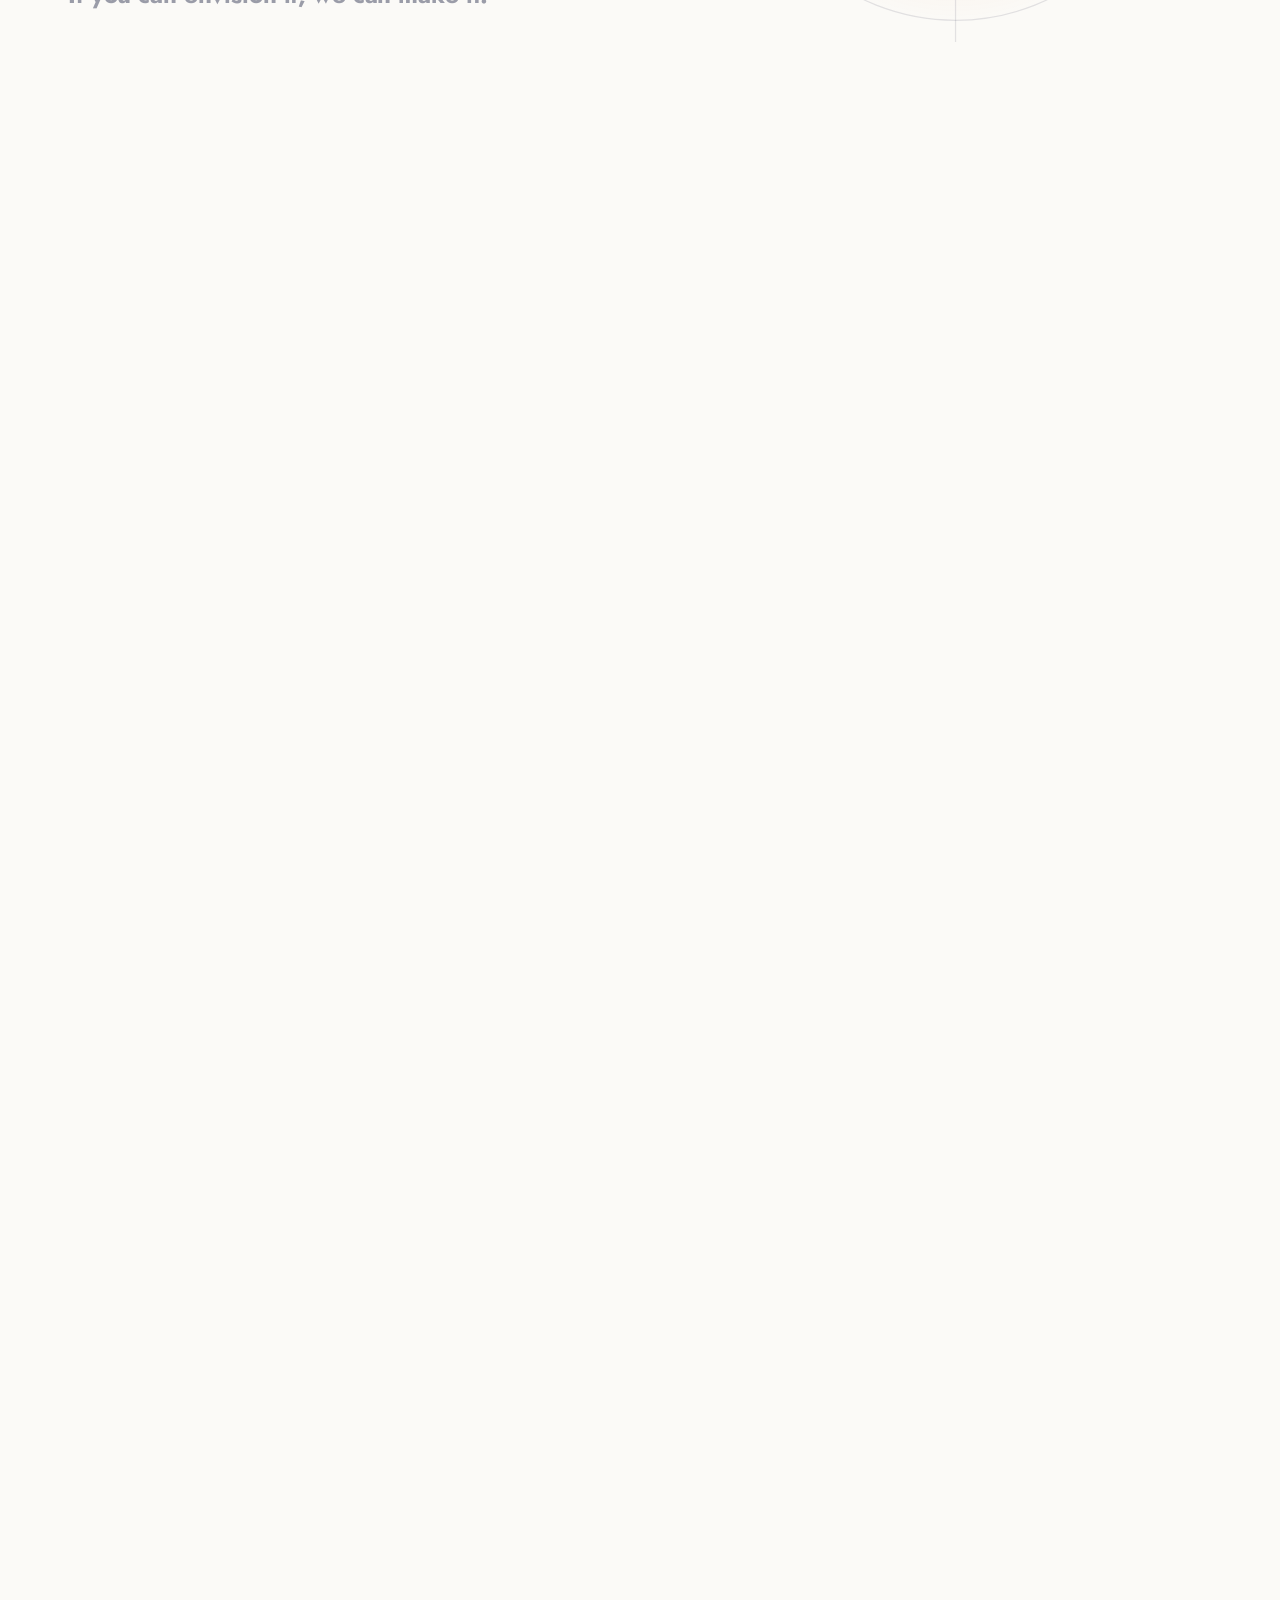
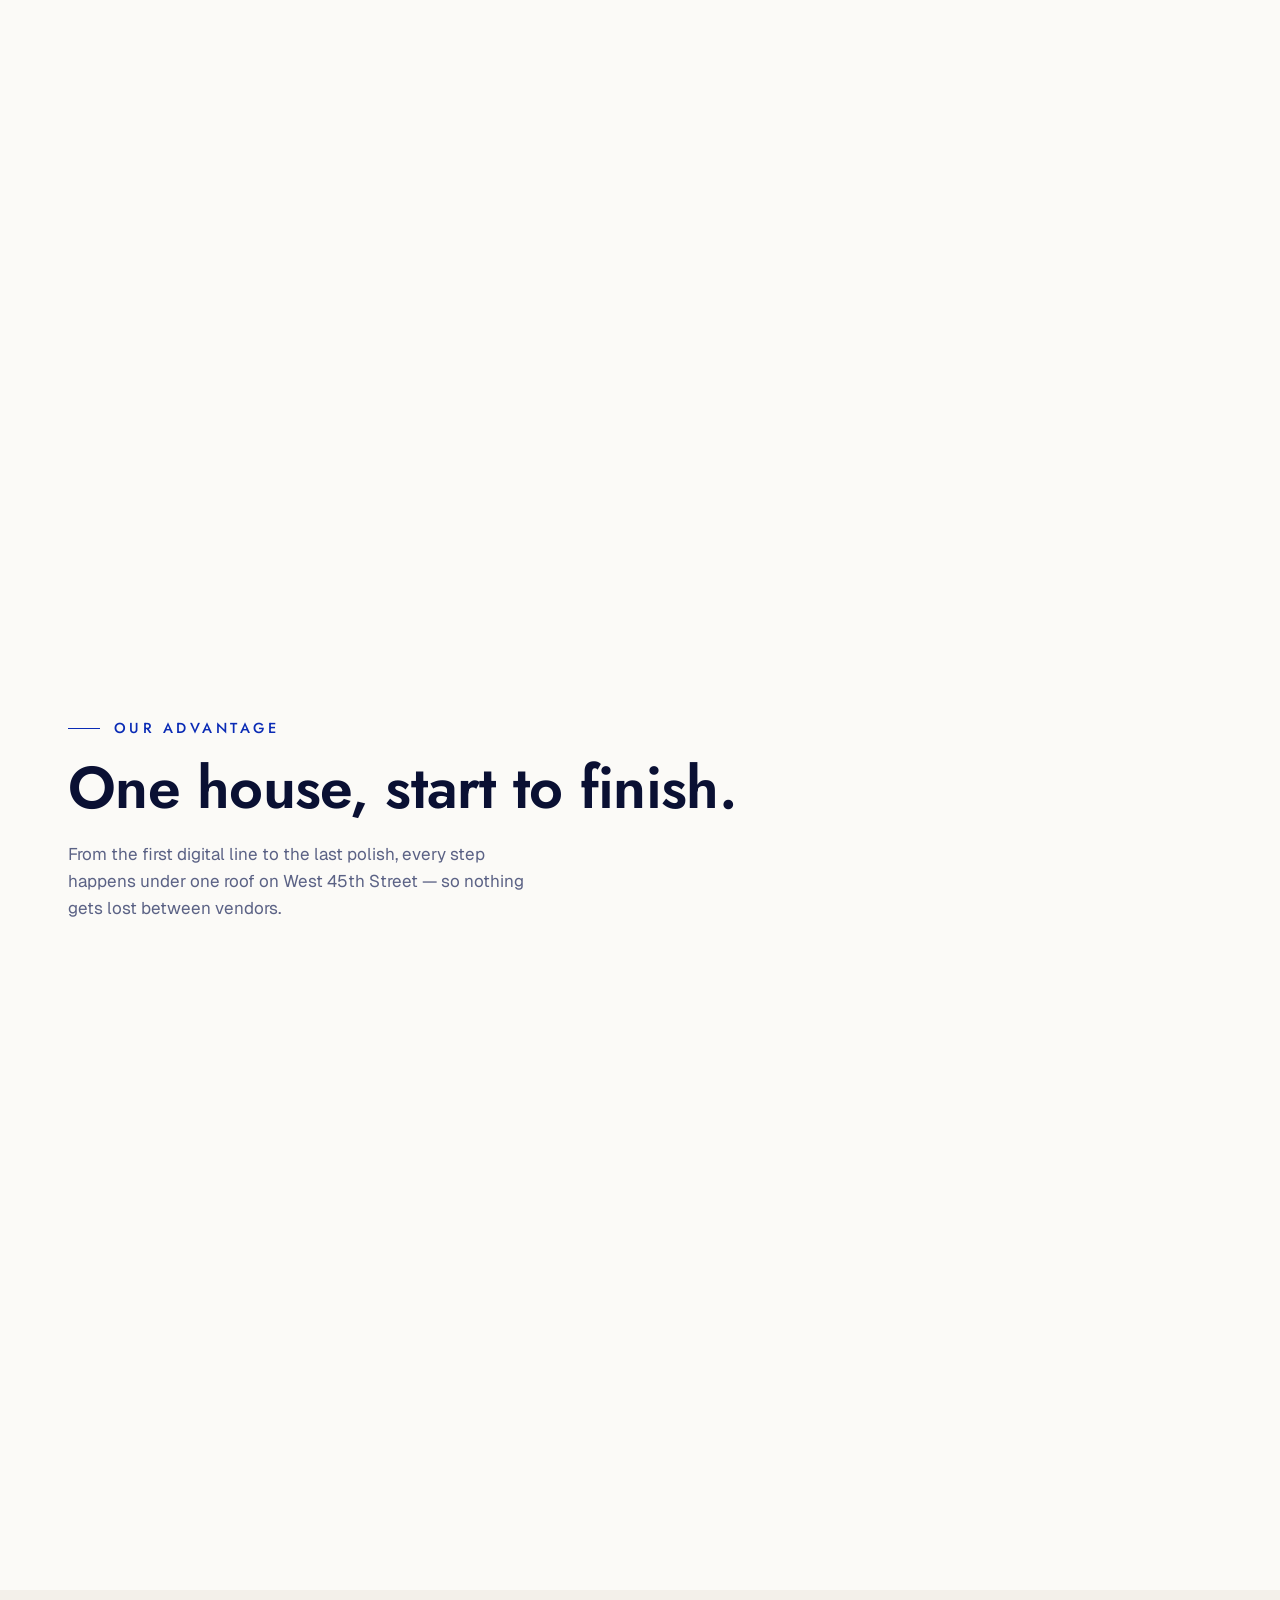
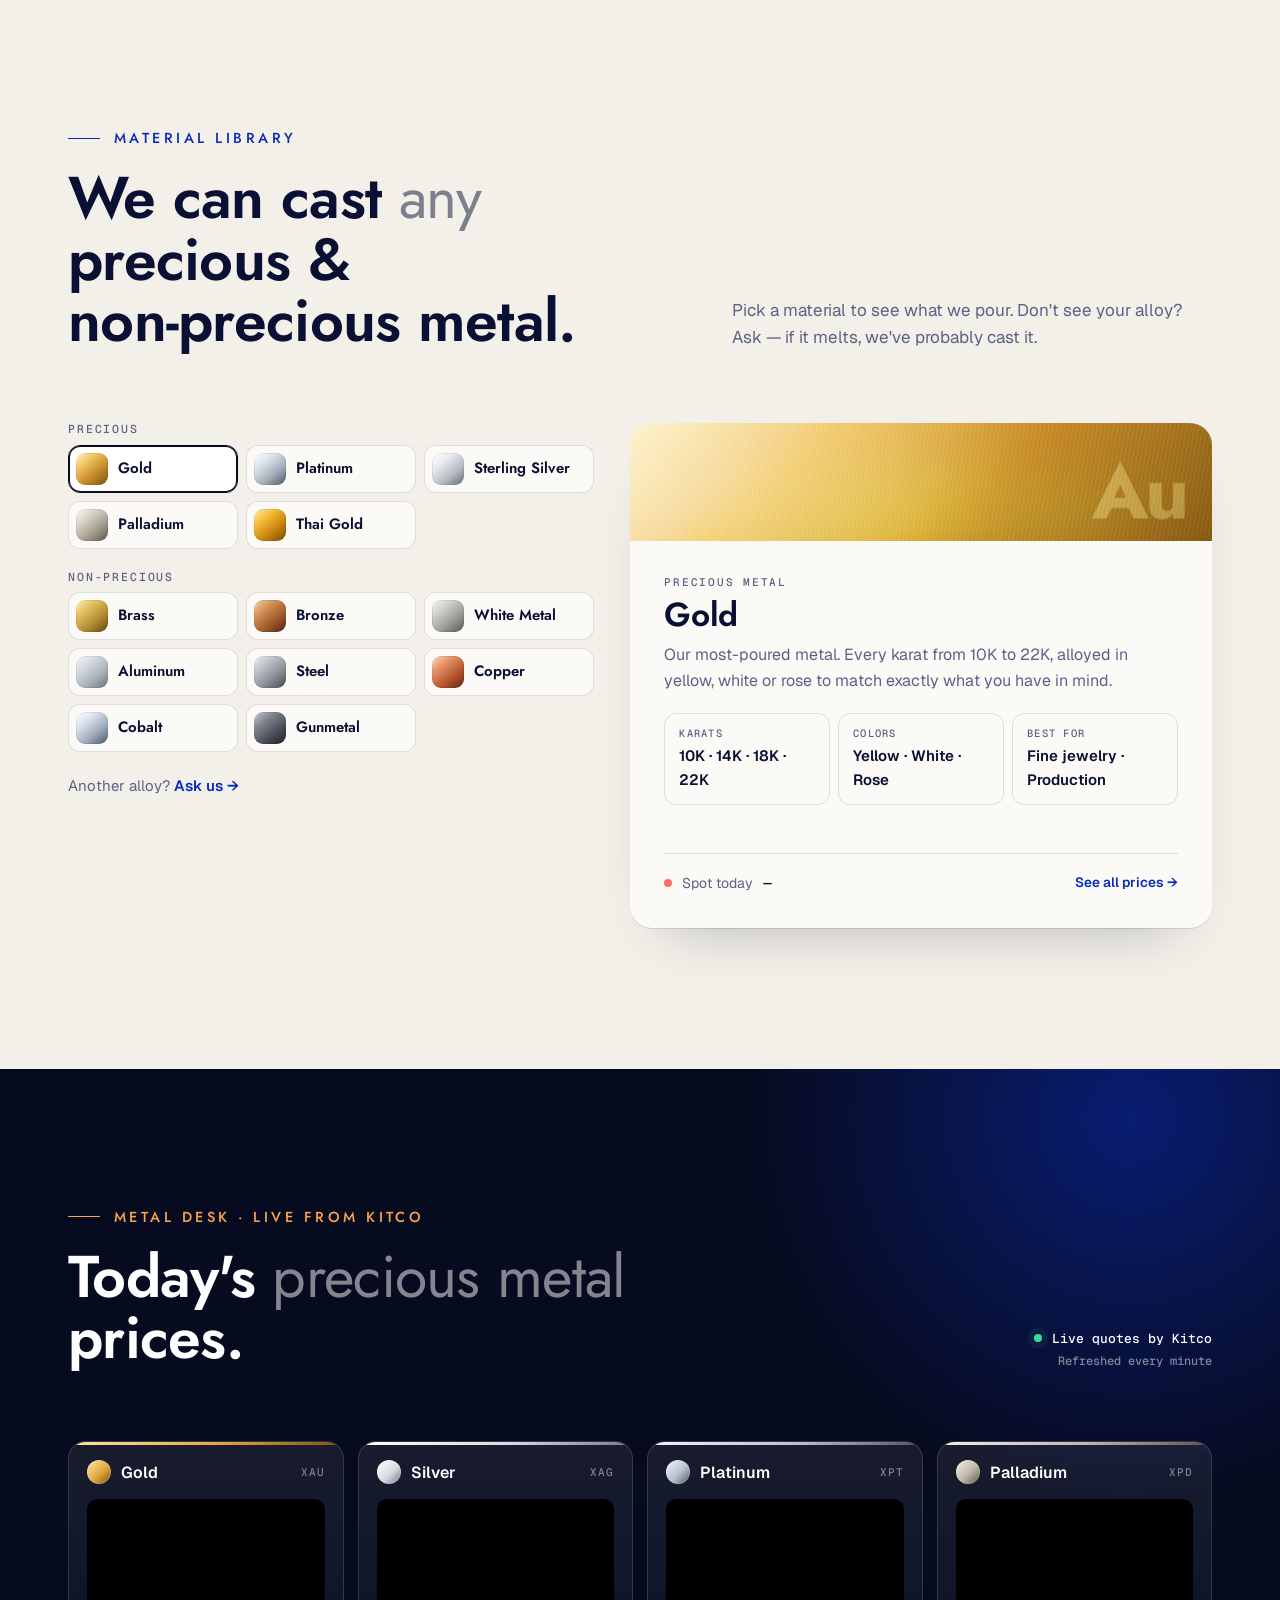
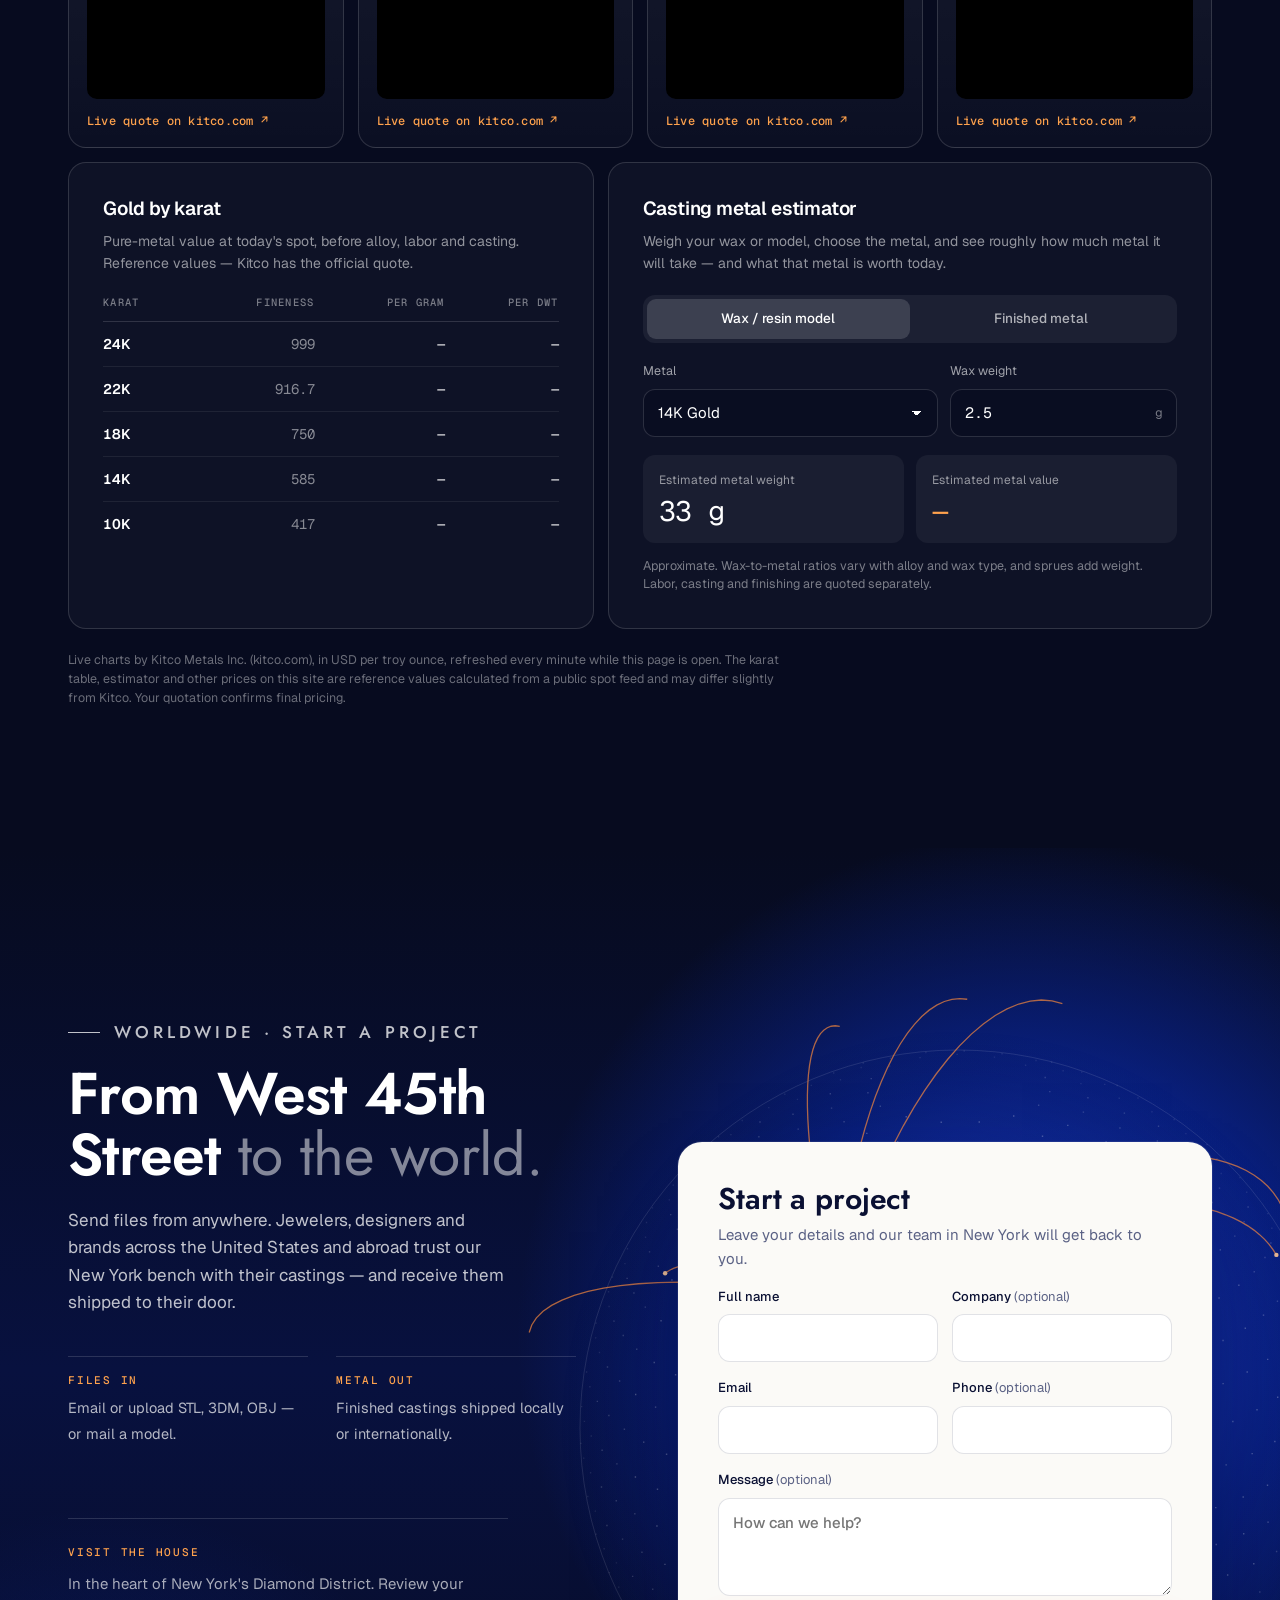
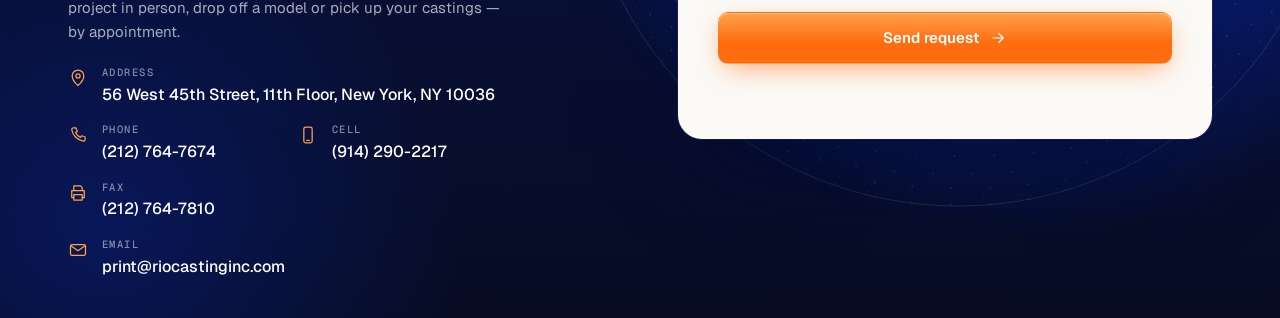
<file: v3/index.html>
<!doctype html>
<html lang="en">
<head>
<meta charset="utf-8" />
<meta name="viewport" content="width=device-width, initial-scale=1" />
<title>Rio Casting</title>
<meta name="robots" content="noindex" />
<meta http-equiv="refresh" content="0; url=../" />
<link rel="canonical" href="../" />
<style>body{margin:0;background:#070B1F;color:#fff;font:16px/1.5 system-ui,sans-serif;display:grid;place-items:center;min-height:100vh}a{color:#FF9040}</style>
</head>
<body><p>This preview is now the live site — <a href="../">continue to Rio Casting</a>.</p></body>
</html>
</file>
<file: portal/portal.css>
/* =========================================================================
   Rio Casting — client portal (prototype)
   Same tokens as the public site: foundry ink, molten orange, royal blue.
   ========================================================================= */
:root{
  --ink:#070B1F; --ink-2:#0D1330;
  --royal:#0A2BB5;
  --molten:#FF6B0F; --molten-hi:#FFA24D; --molten-text:#C94A00;
  --bone:#F3F0EA; --paper:#FBFAF7;
  --text:#0A1033; --muted:#5B6285;
  --line:rgba(10,16,51,.12); --line-l:rgba(255,255,255,.14);
  --ok:#14805A; --ok-bg:#E3F4EC;
  --display:"Jost","Futura","Century Gothic","Geist",system-ui,-apple-system,"Segoe UI",Roboto,sans-serif;
  --sans:"Geist",system-ui,-apple-system,"Segoe UI",Roboto,sans-serif;
  --mono:"Geist Mono",ui-monospace,SFMono-Regular,Menlo,monospace;
  --gut:clamp(16px,4vw,40px);
  --ease:cubic-bezier(.23,1,.32,1);
}
*,*::before,*::after{box-sizing:border-box}
html{-webkit-text-size-adjust:100%}
body{margin:0;background:var(--paper);color:var(--text);font:400 16px/1.55 var(--sans);-webkit-font-smoothing:antialiased}
svg{display:block}
a{color:inherit;text-decoration:none}
button,input{font:inherit;color:inherit}
h1,h2,h3,p{margin:0}
:focus-visible{outline:2px solid var(--molten);outline-offset:3px;border-radius:6px}
[tabindex="-1"]:focus{outline:0}
.sr{position:absolute;width:1px;height:1px;overflow:hidden;clip:rect(0 0 0 0);white-space:nowrap}
.wrap{width:100%;max-width:1120px;margin:0 auto;padding:0 var(--gut)}

.proto{position:relative;z-index:60;padding:7px var(--gut);background:var(--molten);color:#fff;text-align:center;font:500 12px/1.3 var(--mono);letter-spacing:.04em}

/* ---------- shared bits ---------- */
.eyebrow{display:flex;align-items:center;gap:12px;font:500 13px/1 var(--display);letter-spacing:.22em;text-transform:uppercase;color:var(--royal)}
.eyebrow::before{content:"";width:28px;height:1px;background:currentColor}
.btn{display:inline-flex;align-items:center;justify-content:center;gap:10px;height:50px;padding:0 22px;border-radius:10px;border:1px solid transparent;font-weight:600;font-size:15px;cursor:pointer;white-space:nowrap;transition:transform .2s var(--ease),background .2s,border-color .2s,box-shadow .2s}
.btn svg{width:18px;height:18px}
.btn:active{transform:scale(.97)}
.btn--molten{background:linear-gradient(180deg,var(--molten-hi),var(--molten) 60%);color:#fff;box-shadow:0 8px 26px -10px rgba(255,107,15,.8),inset 0 1px 0 rgba(255,255,255,.35)}
.btn--line{border-color:var(--line);background:#fff;color:var(--text)}
.btn--line:hover{border-color:var(--text)}
.btn--sm{height:40px;padding:0 16px;font-size:14px}
.btn--block{width:100%}
.link{background:none;border:0;padding:0;cursor:pointer;color:var(--royal);font-weight:600;text-decoration:underline;text-decoration-thickness:1px;text-underline-offset:4px}
.pill{display:inline-flex;align-items:center;gap:7px;height:28px;padding:0 11px;border-radius:8px;font:500 12px/1 var(--mono);letter-spacing:.04em;white-space:nowrap;background:var(--bone);color:var(--text)}
.pill::before{content:"";width:7px;height:7px;border-radius:50%;background:currentColor;opacity:.8}
.pill--live{background:#FFF0E5;color:var(--molten-text)}
.pill--wait{background:#E8ECFB;color:var(--royal)}
.pill--done{background:var(--ok-bg);color:var(--ok)}
.pill--off{background:#EEEEF1;color:#6B6F80}
.toast{position:fixed;left:50%;bottom:calc(24px + env(safe-area-inset-bottom));z-index:80;max-width:min(460px,calc(100% - 32px));padding:14px 18px;border-radius:12px;background:var(--ink);color:#fff;font-size:14.5px;box-shadow:0 20px 50px -20px rgba(0,0,0,.6);transform:translate(-50%,20px);opacity:0;pointer-events:none;transition:opacity .3s,transform .3s var(--ease)}
.toast.is-on{opacity:1;transform:translate(-50%,0)}

/* ---------- sign in ---------- */
.auth{min-height:calc(100svh - 30px);display:grid;grid-template-columns:1.05fr 1fr;background:var(--ink);color:#fff}
.auth__brand{position:relative;display:flex;flex-direction:column;justify-content:space-between;gap:40px;padding:clamp(28px,5vw,64px);overflow:hidden;
  background:radial-gradient(70% 60% at 85% 85%,rgba(30,68,224,.55),transparent 70%),radial-gradient(50% 40% at 10% 0%,rgba(255,107,15,.16),transparent 70%)}
.auth__brand h1{font:700 clamp(36px,4.6vw,64px)/1.03 var(--display);letter-spacing:-.01em;text-transform:uppercase;max-width:12ch}
.auth__brand h1 em{font-style:normal;background:linear-gradient(100deg,var(--molten-hi),var(--molten) 45%,#FFD39A 70%,var(--molten));-webkit-background-clip:text;background-clip:text;color:transparent}
.auth__brand p{margin-top:20px;max-width:420px;color:rgba(255,255,255,.72);font:500 18px/1.5 var(--display)}
.auth__perks{list-style:none;padding:0;margin:0;display:grid;gap:12px;color:rgba(255,255,255,.8);font-size:15px}
.auth__perks li{display:flex;gap:12px;align-items:center}
.auth__perks li::before{content:"";width:6px;height:6px;flex:none;background:var(--molten);transform:rotate(45deg)}
.brand{display:flex;align-items:center;gap:12px;white-space:nowrap}
.brand svg{flex:none;width:29px;height:30px;color:#fff;--logo-bar:var(--molten)}
.brand b{display:block;font:700 15.5px/1.1 var(--display);letter-spacing:.05em}
.brand small{display:block;margin-top:3px;font:500 8.5px/1.2 var(--display);letter-spacing:.3em;text-transform:uppercase;opacity:.65}
.auth__side{display:grid;place-items:center;padding:clamp(20px,4vw,56px);background:var(--paper);color:var(--text)}
.signin{width:100%;max-width:420px}
.signin h2{margin-top:18px;font:600 clamp(28px,3vw,36px)/1.1 var(--display)}
.signin__lead{margin-top:10px;color:var(--muted)}
.signin form{margin-top:28px;display:grid;gap:16px}
.signin label{display:grid;gap:8px;font-size:14px;font-weight:500}
.signin input{height:52px;border-radius:12px;border:1px solid var(--line);background:#fff;padding:0 16px;font-size:16px;width:100%;transition:border-color .2s,box-shadow .2s}
.signin input:focus{outline:0;border-color:var(--royal);box-shadow:0 0 0 4px rgba(10,43,181,.12)}
.signin input.code{font:500 26px/1 var(--mono);letter-spacing:.5em;text-align:center;padding-left:.5em}
.signin__err{min-height:1.3em;color:#C42B30;font-size:14px}
.signin__alt{display:flex;flex-wrap:wrap;gap:8px 18px;font-size:14px}
.signin__safe{display:flex;gap:12px;margin-top:28px;padding-top:22px;border-top:1px solid var(--line);color:var(--muted);font-size:13.5px}
.signin__safe svg{flex:none;width:20px;height:20px;color:var(--royal);margin-top:1px}
.hint{display:inline-block;padding:4px 10px;border-radius:8px;background:#FFF0E5;color:var(--molten-text);font:500 12px/1.4 var(--mono)}

/* ---------- app shell ---------- */
.top{position:sticky;top:0;z-index:40;background:var(--ink);color:#fff;border-bottom:1px solid var(--line-l)}
.top__in{display:flex;align-items:center;gap:28px;height:68px}
.top__tag{white-space:nowrap;padding-left:16px;border-left:1px solid var(--line-l);font:500 12px/1 var(--mono);letter-spacing:.12em;text-transform:uppercase;color:rgba(255,255,255,.6)}
.tabs{display:flex;gap:4px;margin-left:auto}
.tabs a{display:flex;align-items:center;gap:8px;height:40px;padding:0 14px;border-radius:9px;font-size:14px;color:rgba(255,255,255,.7);transition:background .2s,color .2s}
.tabs a svg{width:18px;height:18px}
.tabs a:hover{color:#fff;background:rgba(255,255,255,.06)}
.tabs a[aria-current="page"]{color:#fff;background:rgba(255,255,255,.1)}
.tabs a[aria-current="page"] svg{color:var(--molten-hi)}
.tabs .badge{min-width:20px;height:20px;padding:0 6px;border-radius:10px;background:var(--molten);color:#fff;font:600 11px/20px var(--mono);text-align:center}
.me{display:flex;align-items:center;gap:12px}
.me__av{display:grid;place-items:center;width:38px;height:38px;border-radius:50%;background:linear-gradient(140deg,var(--molten-hi),var(--molten));color:#fff;font:600 14px/1 var(--display);letter-spacing:.04em}
.me__out{white-space:nowrap;height:38px;padding:0 12px;border-radius:9px;border:1px solid var(--line-l);background:none;color:rgba(255,255,255,.75);font-size:13px;cursor:pointer}
.me__out:hover{color:#fff;border-color:rgba(255,255,255,.4)}

main{padding:clamp(32px,5vw,56px) 0 clamp(80px,9vw,110px)}
.page-h{display:flex;flex-wrap:wrap;align-items:flex-end;justify-content:space-between;gap:18px;margin-bottom:clamp(26px,4vw,40px)}
.page-h h1{margin-top:14px;font:700 clamp(32px,4.4vw,52px)/1.04 var(--display);letter-spacing:-.012em}
.page-h p{margin-top:10px;color:var(--muted);font-size:16.5px}
.section-t{display:flex;align-items:baseline;justify-content:space-between;gap:12px;margin:0 0 16px;font:600 21px/1.2 var(--display)}
.section-t a{font:600 14px var(--sans);color:var(--royal)}

/* overview */
.stats{display:grid;grid-template-columns:repeat(3,minmax(0,1fr));gap:14px;margin-bottom:22px}
.stat{padding:22px 24px;border-radius:16px;background:#fff;border:1px solid var(--line)}
.stat span{display:block;font:500 11.5px/1.2 var(--mono);letter-spacing:.12em;text-transform:uppercase;color:var(--muted)}
.stat b{display:block;margin-top:12px;font:600 clamp(30px,3.4vw,40px)/1 var(--display)}
.stat small{display:block;margin-top:8px;color:var(--muted);font-size:14px}
.attn{display:flex;flex-wrap:wrap;align-items:center;gap:16px 24px;padding:20px 24px;border-radius:16px;background:var(--ink);color:#fff;margin-bottom:clamp(30px,4vw,44px)}
.attn__ic{display:grid;place-items:center;width:46px;height:46px;flex:none;border-radius:12px;background:rgba(255,107,15,.16);color:var(--molten-hi)}
.attn__ic svg{width:22px;height:22px}
.attn__t{flex:1 1 280px}
.attn__t b{display:block;font:600 18px/1.3 var(--display)}
.attn__t span{color:rgba(255,255,255,.65);font-size:14.5px}
.grid2{display:grid;grid-template-columns:minmax(0,1.6fr) minmax(0,1fr);gap:clamp(22px,3vw,36px);align-items:start}
.stack{display:grid;gap:12px}

/* order card */
.order{position:relative;display:grid;gap:14px;padding:20px 22px;border-radius:16px;background:#fff;border:1px solid var(--line);transition:border-color .25s,box-shadow .3s var(--ease),transform .3s var(--ease)}
.order::after{content:"";position:absolute;left:22px;right:22px;top:-1px;height:2px;background:var(--molten);transform:scaleX(0);transform-origin:left;transition:transform .4s var(--ease)}
.order:hover{border-color:rgba(255,107,15,.4);box-shadow:0 22px 40px -28px rgba(7,11,31,.45);transform:translateY(-2px)}
.order:hover::after{transform:scaleX(1)}
.order__h{display:flex;align-items:flex-start;justify-content:space-between;gap:14px}
.order__code{font:500 12.5px/1 var(--mono);letter-spacing:.06em;color:var(--muted)}
.order__piece{margin-top:8px;font:600 19px/1.25 var(--display)}
.order__meta{margin-top:4px;color:var(--muted);font-size:14.5px}
.bar{display:grid;grid-template-columns:repeat(7,1fr);gap:4px}
.bar i{height:6px;border-radius:3px;background:#E6E4DE}
.bar i.on{background:var(--molten)}
.bar i.now{background:linear-gradient(90deg,var(--molten) 50%,#FFC79E 50%)}
.order__f{display:flex;flex-wrap:wrap;justify-content:space-between;gap:6px 14px;font-size:14px;color:var(--muted)}
.order__f b{color:var(--text);font-weight:600}

/* side cards */
.card{padding:22px 24px;border-radius:16px;background:#fff;border:1px solid var(--line)}
.card h3{font:600 18px/1.25 var(--display)}
.card p{color:var(--muted);font-size:14.5px;margin-top:6px}
.contact{margin-top:16px;display:grid;gap:10px}
.contact a{display:flex;align-items:center;gap:12px;font-weight:500}
.contact svg{width:20px;height:20px;color:var(--molten)}
.feed{list-style:none;padding:0;margin:14px 0 0;display:grid;gap:16px}
.feed li{display:grid;grid-template-columns:10px 1fr;gap:12px;font-size:14.5px}
.feed li::before{content:"";width:8px;height:8px;margin-top:7px;border-radius:50%;background:var(--molten)}
.feed small{display:block;color:var(--muted);font:500 12px/1.4 var(--mono)}

/* filters */
.filters{display:inline-flex;padding:4px;border-radius:12px;background:var(--bone);margin-bottom:18px}
.filters button{height:38px;padding:0 16px;border:0;border-radius:9px;background:none;cursor:pointer;font-size:14px;font-weight:500;color:var(--muted)}
.filters button[aria-pressed="true"]{background:#fff;color:var(--text);box-shadow:0 1px 3px rgba(7,11,31,.12)}
.cards{display:grid;grid-template-columns:repeat(2,minmax(0,1fr));gap:14px}

/* order detail */
.back{display:inline-flex;align-items:center;gap:8px;font-size:14.5px;font-weight:500;color:var(--muted)}
.back svg{width:18px;height:18px}
.back:hover{color:var(--text)}
.facts{display:grid;grid-template-columns:repeat(4,minmax(0,1fr));gap:1px;margin-bottom:clamp(26px,4vw,40px);border-radius:16px;overflow:hidden;border:1px solid var(--line);background:var(--line)}
.facts div{padding:18px 20px;background:#fff}
.facts span{display:block;font:500 11.5px/1.2 var(--mono);letter-spacing:.12em;text-transform:uppercase;color:var(--muted)}
.facts b{display:block;margin-top:8px;font:600 18px/1.25 var(--display)}
.tl{list-style:none;margin:0;padding:0}
.tl li{position:relative;display:grid;grid-template-columns:40px 1fr auto;gap:0 16px;padding-bottom:26px}
.tl li::before{content:"";position:absolute;left:19px;top:34px;bottom:-2px;width:2px;background:#E6E4DE}
.tl li.done::before{background:var(--molten)}
.tl li:last-child{padding-bottom:0}
.tl li:last-child::before{display:none}
.tl__dot{position:relative;z-index:1;display:grid;place-items:center;width:40px;height:40px;border-radius:50%;border:2px solid #DAD7CF;background:var(--paper);color:#fff}
.tl__dot svg{width:18px;height:18px}
.tl li.done .tl__dot{background:var(--molten);border-color:var(--molten)}
.tl li.now .tl__dot{border-color:var(--molten);background:#fff}
.tl li.now .tl__dot::after{content:"";width:12px;height:12px;border-radius:50%;background:var(--molten);animation:pulse 1.8s var(--ease) infinite}
@keyframes pulse{0%{box-shadow:0 0 0 0 rgba(255,107,15,.5)}100%{box-shadow:0 0 0 12px rgba(255,107,15,0)}}
.tl__t{padding-top:8px}
.tl__t b{display:block;font:600 18px/1.25 var(--display)}
.tl li.next .tl__t b{color:var(--muted);font-weight:500}
.tl__t p{margin-top:6px;color:var(--muted);font-size:14.5px;max-width:52ch}
.tl li.now .tl__t p{color:var(--text)}
.tl__d{padding-top:10px;font:500 12.5px/1.3 var(--mono);color:var(--muted);text-align:right;white-space:nowrap}
.tl li.now .tl__d{color:var(--molten-text)}

/* quotes */
.qlist{display:grid;gap:12px}
.quote{display:grid;grid-template-columns:minmax(0,1.6fr) repeat(3,minmax(0,1fr)) 180px;align-items:center;gap:14px 20px;padding:18px 22px;border-radius:16px;background:#fff;border:1px solid var(--line)}
.quote.is-pending{border-color:rgba(10,43,181,.35);box-shadow:inset 3px 0 0 var(--royal)}
.quote__piece b{display:block;font:600 17.5px/1.25 var(--display)}
.quote__piece span{font:500 12.5px/1.4 var(--mono);color:var(--muted)}
.quote dl{margin:0}
.quote dt{font:500 11px/1.2 var(--mono);letter-spacing:.12em;text-transform:uppercase;color:var(--muted)}
.quote dd{margin:6px 0 0;font-weight:600}
.quote__act{display:flex;gap:8px;justify-content:flex-end}

/* account */
.kv{display:grid;gap:0;margin-top:14px}
.kv div{display:grid;grid-template-columns:140px 1fr;gap:12px;padding:14px 0;border-top:1px solid var(--line);font-size:15px}
.kv dt{color:var(--muted)}
.kv dd{margin:0;font-weight:500;overflow-wrap:anywhere}
.ticks{list-style:none;padding:0;margin:14px 0 0;display:grid;gap:10px;font-size:14.5px}
.ticks li{display:flex;gap:10px}
.ticks svg{flex:none;width:18px;height:18px;margin-top:2px;color:var(--ok)}
.ticks.no svg{color:#B4B8C8}
.acts{display:flex;flex-wrap:wrap;gap:10px;margin-top:20px}

/* ---------- responsive ---------- */
@media (max-width:1200px){
  .top__tag{display:none}
}
@media (max-width:980px){
  .grid2{grid-template-columns:1fr}
  .cards{grid-template-columns:1fr}
  .quote{grid-template-columns:1fr 1fr 1fr}
  .quote__piece{grid-column:1/-1}
  .quote__act{grid-column:1/-1;justify-content:flex-start}
  .top__tag{display:none}
  .tabs a span{display:none}
}
@media (max-width:860px){
  .auth{grid-template-columns:1fr}
  .auth__brand{gap:28px;padding-bottom:36px}
  .auth__brand h1{font-size:clamp(32px,9vw,44px)}
  .auth__perks{display:none}
  .facts{grid-template-columns:1fr 1fr}
  .stats{grid-template-columns:1fr}
  .stat{display:grid;grid-template-columns:1fr auto;align-items:center;padding:16px 18px}
  .stat b{grid-row:span 2;margin:0;font-size:30px}
  .stat small{margin-top:4px}
  /* tabs move to an app-style bar at the bottom */
  .tabs{position:fixed;left:0;right:0;bottom:0;z-index:45;margin:0;justify-content:space-around;padding:6px 8px calc(6px + env(safe-area-inset-bottom));background:var(--ink);border-top:1px solid var(--line-l)}
  .tabs a{flex:1;flex-direction:column;justify-content:center;gap:3px;height:52px;padding:0;font-size:11px;position:relative}
  .tabs a span{display:block}
  .tabs .badge{position:absolute;top:2px;left:calc(50% + 6px);min-width:18px;height:18px;line-height:18px;font-size:10px}
  .me__name{display:none}
  .toast{bottom:calc(84px + env(safe-area-inset-bottom))}
}
@media (max-width:560px){
  .quote{grid-template-columns:1fr 1fr}
  .tl li{grid-template-columns:40px 1fr;gap:0 14px}
  .tl__d{grid-column:2;text-align:left;padding-top:4px}
  .kv div{grid-template-columns:1fr;gap:2px}
  .top__in{gap:14px}
  .me__av{display:none}
  .page-h .btn{width:100%}
}
@media (prefers-reduced-motion:reduce){*,*::before,*::after{animation:none!important;transition:none!important}}
</file>
<file: v1/styles.css>
/* =========================================================================
   Rio Casting — "Any Metal"
   Foundry ink + royal blue + molten orange. Fraunces / Geist / Geist Mono.
   ========================================================================= */
:root{
  --ink:#070B1F;          /* foundry night */
  --ink-2:#0D1330;
  --royal:#0A2BB5;        /* brand blue */
  --royal-deep:#061A7A;
  --molten:#FF6B0F;       /* brand orange */
  --molten-hi:#FFA24D;
  --bone:#F3F0EA;
  --paper:#FBFAF7;
  --text:#0A1033;
  --muted:#5B6285;
  --line:rgba(10,16,51,.12);
  --line-l:rgba(255,255,255,.14);
  --up:#3DDC97; --down:#FF6B6B;

  --serif:"Fraunces",Georgia,"Times New Roman",serif;
  --sans:"Geist",system-ui,-apple-system,"Segoe UI",Roboto,sans-serif;
  --mono:"Geist Mono",ui-monospace,SFMono-Regular,Menlo,monospace;

  --r:18px;
  --gut:clamp(16px,4vw,48px);
  --ease:cubic-bezier(.23,1,.32,1);
}

*,*::before,*::after{box-sizing:border-box}
html{scroll-behavior:smooth;-webkit-text-size-adjust:100%;overflow-x:clip}
@media (prefers-reduced-motion:reduce){html{scroll-behavior:auto}}
body{margin:0;background:var(--paper);color:var(--text);font:400 16px/1.6 var(--sans);-webkit-font-smoothing:antialiased;overflow-x:clip}
img,svg,canvas{display:block;max-width:100%}
a{color:inherit;text-decoration:none}
button,input,select,textarea{font:inherit;color:inherit}
h1,h2,h3{margin:0;font-weight:400}
h2{font-family:var(--serif);font-size:clamp(36px,5.2vw,68px);line-height:1.02;letter-spacing:-.02em;font-variation-settings:"opsz" 144}
h2 em,h1 em{font-style:italic;font-weight:300}
h3{font-size:19px;font-weight:600;letter-spacing:-.01em;line-height:1.3}
p{margin:0}
::selection{background:var(--molten);color:#fff}
:focus-visible{outline:2px solid var(--molten);outline-offset:3px;border-radius:6px}

.wrap{width:100%;max-width:1240px;margin:0 auto;padding:0 var(--gut)}
.skip{position:absolute;left:-999px;top:8px;z-index:99;background:#fff;color:var(--ink);padding:8px 14px;border-radius:8px}
.skip:focus{left:8px}
.muted{color:var(--muted)}
.fine{font-size:12.5px;line-height:1.5;color:var(--muted)}

.eyebrow{display:flex;align-items:center;gap:12px;font:500 12px/1 var(--mono);letter-spacing:.14em;text-transform:uppercase;color:var(--royal);margin-bottom:22px}
.eyebrow .bar{width:28px;height:1px;background:currentColor}
.eyebrow--light{color:var(--molten-hi)}

/* ---------- buttons ---------- */
.btn{display:inline-flex;align-items:center;justify-content:center;gap:10px;height:52px;padding:0 26px;border-radius:999px;font-weight:600;font-size:15px;border:1px solid transparent;cursor:pointer;transition:transform .2s var(--ease),background .2s,border-color .2s,box-shadow .2s;white-space:nowrap}
.btn svg{width:18px;height:18px;transition:transform .2s var(--ease)}
.btn:hover svg{transform:translateX(3px)}
.btn:active{transform:scale(.97)}
.btn--sm{height:40px;padding:0 18px;font-size:14px}
.btn--block{width:100%}
.btn--molten{background:linear-gradient(180deg,var(--molten-hi),var(--molten) 60%);color:#fff;box-shadow:0 8px 30px -8px rgba(255,107,15,.7),inset 0 1px 0 rgba(255,255,255,.35)}
.btn--molten:hover{box-shadow:0 12px 40px -8px rgba(255,107,15,.9),inset 0 1px 0 rgba(255,255,255,.35)}
.btn--ghost{background:rgba(7,11,31,.45);color:#fff;border-color:var(--line-l)}
.btn--ghost:hover{background:rgba(255,255,255,.12)}
.btn--line{border-color:currentColor;color:var(--ink)}
.btn--line:hover{background:var(--ink);color:#fff}

.dot{display:inline-block;width:8px;height:8px;border-radius:50%;background:#8a8fa8;flex:none}
.dot{position:relative}
.dot.is-live{background:var(--up)}
.dot.is-live::after{content:"";position:absolute;inset:0;border-radius:50%;background:var(--up);animation:ping 2.4s ease-out infinite}
.dot.is-stale{background:#F5B83D}
.dot.is-down{background:var(--down)}
@keyframes ping{0%{transform:scale(1);opacity:.6}70%,100%{transform:scale(2.8);opacity:0}}

/* ---------- nav ---------- */
.nav{position:fixed;inset:0 0 auto;z-index:50;padding-top:env(safe-area-inset-top);transition:background .3s,backdrop-filter .3s,border-color .3s;border-bottom:1px solid transparent;color:#fff}
.nav.is-solid{background:rgba(7,11,31,.86);backdrop-filter:blur(12px);-webkit-backdrop-filter:blur(12px);border-color:var(--line-l)}
.nav__in{display:flex;align-items:center;gap:28px;height:72px}
.brand{display:flex;align-items:center;gap:12px;margin-right:auto}
.brand svg{width:28px;height:30px;color:#fff}
.brand b{display:block;font-size:14px;letter-spacing:.2em;font-weight:600;line-height:1.1}
.brand small{display:block;font:500 10px/1.4 var(--mono);letter-spacing:.2em;text-transform:uppercase;opacity:.6}
.nav__links{display:flex;gap:26px;font-size:14px}
.nav__links a{opacity:.75;transition:opacity .2s}
.nav__links a:hover{opacity:1}
.nav__right{display:flex;align-items:center;gap:14px}
.nav__tick{display:flex;align-items:center;gap:8px;font:500 12.5px/1 var(--mono);padding:9px 14px;border:1px solid var(--line-l);border-radius:999px;background:rgba(255,255,255,.04)}
.nav__tick span{opacity:.6}
.nav__tick em{font-style:normal;opacity:.5}
.burger{display:none;width:44px;height:44px;border-radius:50%;border:1px solid var(--line-l);background:rgba(255,255,255,.05);cursor:pointer;position:relative}
.burger span{position:absolute;left:14px;right:14px;height:1.5px;background:#fff;transition:transform .3s var(--ease),top .3s var(--ease)}
.burger span:first-child{top:17px}.burger span:last-child{top:25px}
.burger[aria-expanded="true"] span:first-child{top:21px;transform:rotate(45deg)}
.burger[aria-expanded="true"] span:last-child{top:21px;transform:rotate(-45deg)}
.menu{position:fixed;inset:0;z-index:40;background:var(--ink);padding:110px var(--gut) 40px;display:flex}
.menu[hidden]{display:none}
.menu nav{display:flex;flex-direction:column;gap:6px;width:100%}
.menu a{font:300 38px/1.25 var(--serif);color:#fff;border-bottom:1px solid var(--line-l);padding:10px 0}

/* ---------- hero ---------- */
.hero{position:sticky;top:0;z-index:0;height:100svh;background:var(--ink);color:#fff;overflow:hidden;display:flex;flex-direction:column;justify-content:center}
.hero__metal{position:absolute;inset:0;width:100%;height:100%;background:radial-gradient(120% 90% at 80% 40%,#FF7A1F 0%,#7A2200 35%,var(--ink) 70%)}
.hero__shade{position:absolute;inset:0;background:linear-gradient(90deg,rgba(7,11,31,.92) 0%,rgba(7,11,31,.72) 38%,rgba(7,11,31,.12) 70%,rgba(7,11,31,0) 100%),linear-gradient(0deg,rgba(7,11,31,.85) 0%,rgba(7,11,31,0) 30%)}
.hero__in{position:relative;padding-top:clamp(96px,14svh,130px);padding-bottom:clamp(32px,7svh,100px);will-change:transform,opacity}
.hero__title{font-family:var(--serif);font-size:clamp(40px,min(8.6vw,12svh),124px);line-height:.94;letter-spacing:-.035em;font-weight:300;font-variation-settings:"opsz" 144;max-width:11ch}
.hero__title .line{display:block;overflow:hidden;padding-bottom:.06em}
.hero__title .line>*{display:inline}
.molten-word{font-style:italic;background:linear-gradient(100deg,var(--molten-hi),var(--molten) 45%,#FFD39A 70%,var(--molten));-webkit-background-clip:text;background-clip:text;color:transparent}
.hero__lead{max-width:520px;margin-top:clamp(14px,3svh,28px);font-size:clamp(15px,min(1.4vw,2.3svh),18px);color:rgba(255,255,255,.78)}
.hero__cta{display:flex;flex-wrap:wrap;gap:12px;margin-top:clamp(18px,4svh,36px)}
.hero__picker{margin-top:clamp(20px,6svh,56px);display:flex;align-items:center;gap:16px;flex-wrap:wrap}
.hero__picker-label{font:500 11px/1 var(--mono);letter-spacing:.16em;text-transform:uppercase;color:rgba(255,255,255,.5)}
.chips{display:flex;flex-wrap:wrap;gap:8px}
.chip{display:inline-flex;align-items:center;gap:8px;height:36px;padding:0 14px 0 8px;border-radius:999px;border:1px solid var(--line-l);background:rgba(7,11,31,.55);color:rgba(255,255,255,.8);font-size:13px;cursor:pointer;transition:border-color .2s,background .2s,color .2s}
.chip i{width:20px;height:20px;border-radius:50%;background:var(--sw);box-shadow:inset 0 0 0 1px rgba(255,255,255,.25)}
.chip:hover{color:#fff;border-color:rgba(255,255,255,.35)}
.chip.is-on{color:#fff;border-color:var(--molten);background:rgba(255,107,15,.14)}
.hero__foot{position:absolute;left:0;right:0;bottom:24px;display:flex;justify-content:flex-end;font:500 11px/1 var(--mono);letter-spacing:.14em;text-transform:uppercase;color:rgba(255,255,255,.4)}
.hero__foot .scroll::after{content:"";display:inline-block;width:1px;height:14px;background:currentColor;margin-left:10px;vertical-align:middle;animation:drip 2s var(--ease) infinite}
@keyframes drip{0%{transform:scaleY(0);transform-origin:top}50%{transform:scaleY(1);transform-origin:top}51%{transform-origin:bottom}100%{transform:scaleY(0);transform-origin:bottom}}

/* intro animation */
.js .hero__title .line>span,.js .hero__title .line>em{display:inline-block}
.js .hero .line{opacity:0;transform:translateY(40%);transition:opacity .9s var(--ease),transform .9s var(--ease)}
.js .hero .line:nth-child(2){transition-delay:.08s}.js .hero .line:nth-child(3){transition-delay:.16s}
.js .hero__lead,.js .hero__cta,.js .hero__picker{opacity:0;transform:translateY(16px);transition:opacity .8s var(--ease) .3s,transform .8s var(--ease) .3s}
.js .hero__picker{transition-delay:.45s}
.is-in .hero .line,.is-in .hero__lead,.is-in .hero__cta,.is-in .hero__picker{opacity:1;transform:none}

/* ---------- manifesto · scrollytelling ---------- */
.manifesto{position:relative;z-index:1;height:320vh;background:var(--paper);border-radius:32px 32px 0 0;box-shadow:0 -40px 80px -20px rgba(0,0,0,.55)}
.manifesto__stage{position:sticky;top:0;height:100svh;display:flex;align-items:center;overflow:hidden;padding-top:72px}
.manifesto__grid{display:grid;grid-template-columns:1.05fr 1fr;gap:clamp(30px,5vw,80px);align-items:center}
.manifesto__text{font:400 clamp(22px,min(3.3vw,5.4svh),46px)/1.2 var(--serif);letter-spacing:-.02em;max-width:20ch;font-variation-settings:"opsz" 144;color:rgba(10,16,51,.28);transition:color .4s}
.manifesto__text .w{transition:color .35s,background-size .45s var(--ease);background:linear-gradient(var(--molten),var(--molten)) 0 94%/0 2px no-repeat}
.manifesto__text .w.is-on{color:var(--text)}
.manifesto__text .w.is-cur{background-size:100% 2px}
.forms{list-style:none;margin:clamp(18px,4svh,44px) 0 0;padding:0;display:flex;flex-wrap:wrap;gap:6px 18px;font:500 11px/1 var(--mono);letter-spacing:.14em;text-transform:uppercase;color:var(--muted)}
.forms li{display:flex;align-items:center;gap:8px;opacity:.45;transition:opacity .3s,color .3s}
.forms li::before{content:"";width:6px;height:6px;border:1px solid currentColor;transform:rotate(45deg);transition:background .3s}
.forms li.is-on{opacity:1;color:var(--text)}
.forms li.is-on::before{background:var(--molten);border-color:var(--molten)}
.jewel{margin:0;position:relative;width:100%;max-width:min(520px,calc(100svh - 190px));justify-self:center}
.jewel svg{width:100%;height:auto;overflow:visible}
.jewel__guides{fill:none;stroke:rgba(10,16,51,.1);stroke-width:1}
.jewel__s{fill:none;stroke:url(#jg);stroke-linecap:round;stroke-linejoin:round}
.jewel__s--a{stroke-width:2.6}
.jewel__s--b{stroke-width:1.6;opacity:.85}
.jewel__s--c{stroke-width:2}
.jewel__glint{fill:#fff;filter:drop-shadow(0 0 6px rgba(255,170,90,.9))}
.jewel figcaption{display:flex;justify-content:space-between;margin-top:6px;padding-top:14px;border-top:1px solid var(--line);font:500 11px/1 var(--mono);letter-spacing:.16em;text-transform:uppercase;color:var(--muted)}
.jewel figcaption #jmetal{color:var(--molten)}

/* ---------- sections ---------- */
.section{position:relative;z-index:1;background:var(--paper);padding:clamp(90px,11vw,150px) 0}
.section--bone{background:var(--bone)}
.section--ink{background:var(--ink);color:#fff}
.head{margin-bottom:clamp(44px,6vw,72px);max-width:760px}
.head--split{max-width:none;display:grid;grid-template-columns:1.3fr 1fr;gap:40px;align-items:end}
.head__lead{margin-top:22px;font-size:17px;color:var(--muted);max-width:460px}
.head--split .head__lead{margin-top:0}

/* ---------- capabilities ---------- */
.caps{display:grid;grid-template-columns:repeat(4,1fr);border-top:1px solid var(--line)}
.cap{position:relative;padding:36px 28px 40px 0;border-right:1px solid var(--line);display:flex;flex-direction:column}
.cap+.cap{padding-left:28px}
.cap:last-child{border-right:0}
.cap__n{font:500 12px var(--mono);color:var(--muted);letter-spacing:.1em}
.cap__ic{width:52px;height:52px;color:var(--royal);margin:30px 0 28px;transition:color .3s,transform .4s var(--ease)}
.cap:hover .cap__ic{color:var(--molten);transform:translateY(-4px)}
.cap p{color:var(--muted);font-size:15px;margin-top:12px}
.cap ul{list-style:none;padding:0;margin:24px 0 0;display:flex;flex-direction:column;gap:8px;font:500 12px/1.4 var(--mono);letter-spacing:.04em;color:var(--text)}
.cap li::before{content:"— ";color:var(--molten)}
.cap::before{content:"";position:absolute;left:0;right:0;top:-1px;height:2px;background:var(--molten);transform:scaleX(0);transform-origin:left;transition:transform .5s var(--ease)}
.cap+.cap::before{left:0}
.cap:hover::before{transform:scaleX(1)}

/* ---------- metal library ---------- */
.lib{display:grid;grid-template-columns:260px 1fr;gap:40px;align-items:stretch}
.lib__tabs{display:flex;flex-direction:column;border-top:1px solid var(--line)}
.lib__tab{display:flex;align-items:center;gap:14px;padding:16px 4px;border:0;border-bottom:1px solid var(--line);background:none;text-align:left;cursor:pointer;font-size:16px;color:var(--muted);transition:color .2s,padding .3s var(--ease)}
.lib__tab i{width:22px;height:22px;border-radius:50%;background:var(--sw);box-shadow:inset 0 0 0 1px rgba(0,0,0,.08),0 2px 6px rgba(0,0,0,.12);flex:none}
.lib__tab small{margin-left:auto;font:500 11px var(--mono);letter-spacing:.08em;opacity:.7}
.lib__tab:hover{color:var(--text)}
.lib__tab[aria-selected="true"]{color:var(--text);padding-left:14px;font-weight:600}
.lib__panel{display:grid;grid-template-columns:minmax(0,1fr) minmax(0,1.1fr);background:var(--paper);border-radius:24px;overflow:hidden;box-shadow:0 1px 0 var(--line),0 30px 60px -40px rgba(7,11,31,.35)}
.lib__swatch{position:relative;min-height:420px;background:var(--sw,#ccc);transition:background .6s var(--ease);overflow:hidden}
.lib__swatch::before{content:"";position:absolute;inset:-20%;background:conic-gradient(from 200deg at 60% 40%,rgba(255,255,255,0) 0deg,rgba(255,255,255,.55) 40deg,rgba(255,255,255,0) 90deg,rgba(0,0,0,.25) 200deg,rgba(255,255,255,.3) 300deg,rgba(255,255,255,0) 360deg);mix-blend-mode:overlay;filter:blur(40px)}
.lib__swatch::after{content:"";position:absolute;inset:0;background:repeating-linear-gradient(100deg,rgba(255,255,255,.05) 0 2px,rgba(0,0,0,.03) 2px 4px);mix-blend-mode:overlay}
.lib__sym{position:absolute;left:28px;bottom:20px;z-index:1;font:300 clamp(90px,12vw,170px)/1 var(--serif);letter-spacing:-.04em;color:rgba(255,255,255,.55);mix-blend-mode:soft-light;text-shadow:0 1px 0 rgba(255,255,255,.4)}
.lib__stack{display:grid}
.lib__info{grid-area:1/1;padding:clamp(28px,4vw,48px);display:flex;flex-direction:column;opacity:0;visibility:hidden;transition:opacity .35s var(--ease),visibility 0s .35s}
.lib__info.is-on{opacity:1;visibility:visible;transition:opacity .45s var(--ease) .05s,visibility 0s}
.lib__info.is-on>*{animation:fadeUp .5s var(--ease) both}
.lib__kicker{font:500 11px var(--mono);letter-spacing:.16em;text-transform:uppercase;color:var(--molten)}
.lib__info h3{font:400 clamp(34px,4vw,48px)/1.05 var(--serif);letter-spacing:-.02em;margin:10px 0 14px}
.lib__info>p{color:var(--muted)}
.lib__specs{margin-top:26px;display:grid;grid-template-columns:repeat(auto-fill,minmax(150px,1fr));gap:10px}
.spec{border:1px solid var(--line);border-radius:12px;padding:12px 14px}
.spec span{display:block;font:500 10.5px var(--mono);letter-spacing:.12em;text-transform:uppercase;color:var(--muted)}
.spec b{display:block;margin-top:4px;font-weight:600;font-size:15px}
.lib__live{margin-top:auto;padding-top:24px;display:flex;align-items:center;gap:10px;flex-wrap:wrap;font-size:14px;border-top:1px solid var(--line)}
.lib__specs{margin-bottom:28px}
.lib__live span{color:var(--muted)}
.lib__live b{font:500 15px var(--mono)}
.lib__live a{margin-left:auto;color:var(--royal);font-weight:600;font-size:13.5px}
@keyframes fadeUp{from{opacity:0;transform:translateY(8px)}}

/* ---------- market ---------- */
.market{position:relative;overflow:hidden}
.market::before{content:"";position:absolute;width:900px;height:900px;right:-300px;top:-400px;background:radial-gradient(circle,rgba(10,43,181,.55),transparent 60%);pointer-events:none}
.market .wrap{position:relative}
.market__meta{justify-self:end;text-align:right;font:500 13px var(--mono)}
.status{display:flex;align-items:center;gap:10px;justify-content:flex-end}
.stamp{color:rgba(255,255,255,.5);margin-top:6px;font-size:12px}
.units{display:inline-flex;padding:4px;border-radius:999px;border:1px solid var(--line-l);background:rgba(255,255,255,.04);margin-bottom:22px}
.unit{height:36px;padding:0 16px;border-radius:999px;border:0;background:none;color:rgba(255,255,255,.65);font-size:13px;font-weight:500;cursor:pointer;transition:background .2s,color .2s}
.unit.is-on{background:#fff;color:var(--ink)}
.spots{display:grid;grid-template-columns:repeat(4,1fr);gap:14px}
.spot{position:relative;padding:24px;border-radius:var(--r);background:linear-gradient(180deg,rgba(255,255,255,.07),rgba(255,255,255,.02));border:1px solid var(--line-l);overflow:hidden}
.spot::after{content:"";position:absolute;inset:0 0 auto;height:3px;background:var(--sw)}
.spot__top{display:flex;align-items:center;gap:10px}
.spot__top i{flex:none;width:26px;height:26px;border-radius:50%;background:var(--sw);box-shadow:inset 0 0 0 1px rgba(255,255,255,.2)}
.spot__top b{font-weight:600}
.spot__top small{margin-left:auto;font:500 11px var(--mono);color:rgba(255,255,255,.45);letter-spacing:.08em}
.spot__price{margin-top:22px;font:400 clamp(28px,2.6vw,36px)/1 var(--mono);letter-spacing:-.03em;font-variant-numeric:tabular-nums;transition:color .6s}
.spot__price.flash-up{color:var(--up)}.spot__price.flash-down{color:var(--down)}
.spot__unit{margin-top:8px;font-size:12.5px;color:rgba(255,255,255,.5)}
.spot__chg{margin-top:14px;font:500 12px var(--mono);color:rgba(255,255,255,.55)}
.spot__chg.up{color:var(--up)}.spot__chg.down{color:var(--down)}
.spot.is-loading .spot__price{color:transparent;background:linear-gradient(90deg,rgba(255,255,255,.06),rgba(255,255,255,.14),rgba(255,255,255,.06));background-size:200% 100%;border-radius:8px;animation:shimmer 1.4s infinite;width:70%}
@keyframes shimmer{to{background-position:-200% 0}}
.desk{display:grid;grid-template-columns:1fr 1.15fr;gap:14px;margin-top:14px}
.karat,.calc{border-radius:var(--r);border:1px solid var(--line-l);padding:clamp(22px,3vw,34px);background:rgba(255,255,255,.03)}
.karat .muted,.calc .muted{color:rgba(255,255,255,.55);font-size:14px;margin:8px 0 20px}
.ktable{width:100%;border-collapse:collapse;font:400 14px var(--mono);font-variant-numeric:tabular-nums}
.ktable th{font:500 10.5px var(--mono);letter-spacing:.12em;text-transform:uppercase;color:rgba(255,255,255,.45);text-align:right;padding:0 0 12px;border-bottom:1px solid var(--line-l)}
.ktable th:first-child,.ktable td:first-child{text-align:left}
.ktable td{text-align:right;padding:13px 0;border-bottom:1px solid rgba(255,255,255,.07)}
.ktable td:first-child{font-family:var(--sans);font-weight:600}
.ktable td:nth-child(2){color:rgba(255,255,255,.5)}
.ktable tr:last-child td{border-bottom:0}
.seg{display:grid;grid-template-columns:1fr 1fr;padding:4px;border-radius:12px;background:rgba(255,255,255,.06);margin-bottom:18px}
.seg__b{height:40px;border:0;border-radius:9px;background:none;color:rgba(255,255,255,.65);font-size:13.5px;font-weight:500;cursor:pointer}
.seg__b.is-on{background:rgba(255,255,255,.14);color:#fff}
.calc__row{display:grid;grid-template-columns:1.3fr 1fr;gap:12px}
.calc label{display:flex;flex-direction:column;gap:8px;font-size:12.5px;color:rgba(255,255,255,.6)}
.calc select,.calc input{height:48px;border-radius:12px;border:1px solid var(--line-l);background:rgba(7,11,31,.6);color:#fff;padding:0 14px;font-size:15px;width:100%;min-width:0}
.calc select{appearance:none;background-image:linear-gradient(45deg,transparent 50%,#fff 50%),linear-gradient(135deg,#fff 50%,transparent 50%);background-position:calc(100% - 20px) 21px,calc(100% - 15px) 21px;background-size:5px 5px;background-repeat:no-repeat}
.calc select option{color:var(--ink)}
.field{position:relative;display:block}
.field em{position:absolute;right:14px;top:50%;transform:translateY(-50%);font-style:normal;color:rgba(255,255,255,.45);font-family:var(--mono)}
.field input{padding-right:34px;font-family:var(--mono)}
.calc__out{display:grid;grid-template-columns:1fr 1fr;gap:12px;margin:18px 0 14px}
.calc__out div{border-radius:12px;padding:16px;background:rgba(255,255,255,.05)}
.calc__out span{display:block;font-size:12px;color:rgba(255,255,255,.55)}
.calc__out b{display:block;margin-top:6px;font:400 clamp(22px,2.2vw,28px)/1.1 var(--mono);letter-spacing:-.02em;font-variant-numeric:tabular-nums}
.calc__out b.hot{color:var(--molten-hi)}
.calc .fine{color:rgba(255,255,255,.45)}
.market__src{margin-top:22px;color:rgba(255,255,255,.4);max-width:720px}

/* ---------- process ---------- */
.steps{list-style:none;margin:0;padding:0;display:grid;grid-template-columns:repeat(4,1fr);gap:14px;counter-reset:s;position:relative}
.steps::before{content:"";position:absolute;left:0;right:0;top:27px;height:1px;background:var(--line)}
.steps::after{content:"";position:absolute;left:0;right:0;top:27px;height:1px;background:var(--molten);transform:scaleX(var(--p,0));transform-origin:left;transition:transform .2s linear}
.step{position:relative;padding-right:12px}
.step__n{position:relative;z-index:1;display:grid;place-items:center;width:54px;height:54px;border-radius:50%;background:var(--paper);border:1px solid var(--line);font:500 13px var(--mono);transition:background .4s,color .4s,border-color .4s}
.step.is-lit .step__n{background:var(--molten);color:#fff;border-color:var(--molten)}
.step h3{margin:28px 0 10px;font:400 26px/1.1 var(--serif);letter-spacing:-.01em}
.step p{color:var(--muted);font-size:15px}

/* ---------- world ---------- */
.world{position:relative;z-index:1;background:var(--ink);color:#fff;overflow:hidden;padding:clamp(100px,12vw,170px) 0}
.world__globe{position:absolute;right:-8%;top:50%;transform:translateY(-50%);width:min(760px,80vw);height:min(760px,80vw);opacity:.95}
.world__in{position:relative}
.world__in h2{max-width:13ch}
.world__in>p{max-width:480px;margin-top:24px;color:rgba(255,255,255,.7);font-size:17px}
.world__row{display:grid;grid-template-columns:repeat(2,minmax(0,240px));gap:28px;margin-top:44px}
.world__row div{border-top:1px solid var(--line-l);padding-top:16px}
.world__row b{display:block;font:500 11px var(--mono);letter-spacing:.16em;text-transform:uppercase;color:var(--molten-hi);margin-bottom:8px}
.world__row span{font-size:14.5px;color:rgba(255,255,255,.7)}

/* ---------- closing: start a project + visit + footer, one continuous field ---------- */
.closing{position:relative;z-index:1;color:#fff;padding:clamp(110px,12vw,170px) 0 clamp(90px,10vw,130px);
  background:
    radial-gradient(55% 60% at 80% 42%,rgba(30,68,224,.95) 0%,rgba(10,43,181,.6) 38%,rgba(10,43,181,0) 72%),
    radial-gradient(40% 40% at 8% 85%,rgba(10,43,181,.35) 0%,rgba(10,43,181,0) 70%),
    linear-gradient(180deg,var(--ink) 0%,#08113F 45%,var(--ink) 100%)}
.start{display:grid;grid-template-columns:1fr 1.15fr;gap:clamp(40px,6vw,90px);align-items:start}
.start__copy>p{margin-top:22px;color:rgba(255,255,255,.75);font-size:17px;max-width:440px}
.start__list{list-style:none;padding:0;margin:34px 0 0;display:flex;flex-direction:column;gap:12px}
.start__list li{display:flex;gap:12px;align-items:center;color:rgba(255,255,255,.85)}
.start__list li::before{content:"";width:6px;height:6px;background:var(--molten);transform:rotate(45deg);flex:none}
.visit{margin-top:clamp(48px,6vw,72px);padding-top:28px;border-top:1px solid var(--line-l);max-width:440px;scroll-margin-top:100px}
.visit__title{font:500 11px/1 var(--mono);letter-spacing:.16em;text-transform:uppercase;color:var(--molten-hi)}
.visit__lead{margin-top:14px;color:rgba(255,255,255,.65);font-size:15px}
.visit__list{list-style:none;padding:0;margin:22px 0 0;display:flex;flex-direction:column;gap:14px}
.visit__list li{display:flex;gap:14px;align-items:flex-start}
.visit__list svg{width:20px;height:20px;color:var(--molten-hi);margin-top:2px;flex:none}
.visit__list a{font-size:16px;font-weight:500;color:#fff;transition:color .2s}
.visit__list a:hover{color:var(--molten-hi)}
.form{background:var(--paper);color:var(--text);border-radius:24px;padding:clamp(22px,3.4vw,40px);display:flex;flex-direction:column;gap:16px;box-shadow:0 50px 100px -40px rgba(3,10,56,.8),0 0 0 1px rgba(255,255,255,.08)}
.form__row{display:grid;grid-template-columns:1fr 1fr;gap:14px}
.form label{display:flex;flex-direction:column;gap:7px;font-size:13px;font-weight:500}
.opt{color:var(--muted);font-weight:400}
.form input,.form select,.form textarea{height:48px;border-radius:12px;border:1px solid var(--line);background:#fff;padding:0 14px;font-size:15px;width:100%;min-width:0;transition:border-color .2s,box-shadow .2s}
.form textarea{height:auto;padding:12px 14px;resize:vertical}
.form input:focus,.form select:focus,.form textarea:focus{outline:0;border-color:var(--royal);box-shadow:0 0 0 4px rgba(10,43,181,.12)}
.form [aria-invalid="true"]{border-color:#E5484D}
.pills{border:0;padding:0;margin:0;display:flex;flex-wrap:wrap;gap:8px}
.pills legend{font-size:13px;font-weight:500;margin-bottom:8px;padding:0}
.pills label{display:block;position:relative}
.pills input{position:absolute;left:0;top:0;width:1px;height:1px;margin:0;opacity:0;pointer-events:none}
.pills span{display:inline-flex;align-items:center;height:38px;padding:0 16px;border-radius:999px;border:1px solid var(--line);font-size:14px;font-weight:500;cursor:pointer;transition:all .2s}
.pills input:checked+span{background:var(--ink);color:#fff;border-color:var(--ink)}
.pills input:focus-visible+span{outline:2px solid var(--molten);outline-offset:2px}
.form__msg{font-size:14px;min-height:1.4em;color:var(--royal)}
.form__msg.err{color:#C42B30}

/* ---------- footer ---------- */
.footer{position:relative;z-index:1;background:var(--ink);color:rgba(255,255,255,.7);padding:0 0 calc(40px + env(safe-area-inset-bottom))}
.footer__in{border-top:1px solid var(--line-l);padding-top:44px}
.footer__in{display:grid;grid-template-columns:1fr auto;gap:30px 40px;align-items:center}
.footer__brand{display:flex;align-items:center;gap:14px}
.footer__brand svg{width:36px;height:40px;color:#fff}
.footer__brand b{color:#fff;letter-spacing:.2em;font-size:13px}
.footer__brand p{font-size:13px;line-height:1.5}
.footer nav{display:flex;flex-wrap:wrap;gap:22px;font-size:14px}
.footer nav a:hover{color:#fff}
.footer__legal{grid-column:1/-1;border-top:1px solid var(--line-l);padding-top:24px;font:500 12px var(--mono);color:rgba(255,255,255,.4)}

/* ---------- reveal ---------- */
.js .reveal{opacity:0;transform:translateY(24px);transition:opacity .8s var(--ease),transform .8s var(--ease)}
.js .reveal.is-seen{opacity:1;transform:none}

/* ---------- responsive ---------- */
@media (max-width:1100px){
  .nav__links{display:none}
  .burger{display:block}
  .caps{grid-template-columns:repeat(2,1fr)}
  .cap{padding-left:28px!important;border-bottom:1px solid var(--line)}
  .cap:nth-child(odd){padding-left:0!important}
  .cap:nth-child(2n){border-right:0}
  .spots{grid-template-columns:repeat(2,1fr)}
  .lib{grid-template-columns:1fr}
  .lib__tabs{flex-direction:row;overflow-x:auto;border:0;gap:8px;scrollbar-width:none;margin:0 calc(var(--gut)*-1);padding:0 var(--gut)}
  .lib__tabs::-webkit-scrollbar{display:none}
  .lib__tab{flex:none;border:1px solid var(--line);border-radius:999px;padding:8px 16px 8px 8px!important;font-size:14px}
  .lib__tab small{display:none}
  .lib__tab[aria-selected="true"]{background:var(--ink);color:#fff;border-color:var(--ink)}
}
@media (max-width:860px){
  .nav__tick{display:none}
  .head--split{grid-template-columns:1fr;gap:20px}
  .market__meta{justify-self:start;text-align:left}
  .status{justify-content:flex-start}
  .lib__panel{grid-template-columns:1fr}
  .lib__swatch{min-height:220px}
  .desk{grid-template-columns:1fr}
  .start{display:flex;flex-direction:column}
  .start__copy{display:contents}
  .start .form{margin-top:40px}
  .visit{order:3}
  .steps{grid-template-columns:1fr 1fr;row-gap:44px}
  .steps::before,.steps::after{display:none}
  .world__globe{right:-40%;top:auto;bottom:-20%;transform:none;opacity:.45;width:110vw;height:110vw}
  .hero__shade{background:linear-gradient(0deg,rgba(7,11,31,.92) 0%,rgba(7,11,31,.55) 45%,rgba(7,11,31,.15) 100%)}
}
@media (max-width:860px){
  .manifesto{height:300vh}
  .manifesto__grid{grid-template-columns:1fr;gap:18px;align-content:center}
  .manifesto__text{font-size:clamp(22px,6vw,30px);max-width:none}
  .forms{margin-top:22px}
  .jewel{max-width:min(320px,42svh)}
}
@media (max-width:560px){
  .btn--sm{display:none}
  .hero__in{padding-top:110px;padding-bottom:90px}
  .hero__title{font-size:clamp(40px,min(12.5vw,7.5svh),60px)}
  .hero__foot span:nth-child(2){display:none}
  .hero__cta .btn{flex:1 1 100%}
  .hero__foot{display:none}
  .hero__in{padding-bottom:40px}
  .hero__picker{margin-top:36px;gap:12px}
  .chips{flex-wrap:nowrap;overflow-x:auto;scrollbar-width:none;margin:0 calc(var(--gut)*-1);padding:0 var(--gut);width:calc(100% + var(--gut)*2)}
  .chips::-webkit-scrollbar{display:none}
  .chip{flex:none}
  .caps{grid-template-columns:1fr}
  .cap{padding-left:0!important;border-right:0}
  .spots{grid-template-columns:1fr 1fr;gap:10px}
  .spot{padding:18px}
  .lib__specs{grid-template-columns:1fr 1fr;gap:8px}
  .spec{padding:10px 12px}
  .spec b{font-size:14px}
  .spot__price{font-size:22px}
  .spot__chg{font-size:10.5px}
  .spot__top small{display:none}
  .calc__row,.calc__out,.form__row{grid-template-columns:1fr}
  .steps{grid-template-columns:1fr}
  .world__row{grid-template-columns:1fr}
  .units{display:flex;width:100%}
  .unit{flex:1;padding:0 6px;font-size:12px}
  .ktable th:nth-child(2),.ktable td:nth-child(2){display:none}
  .footer__in{grid-template-columns:1fr}
}
@media (prefers-reduced-motion:reduce){
  .manifesto{height:auto}
  .manifesto__stage{position:relative;height:auto;padding:110px 0}
  .manifesto__text,.manifesto__text .w{color:var(--text);background:none}
  *,*::before,*::after{animation-duration:.01ms!important;animation-iteration-count:1!important;transition-duration:.01ms!important}
}
</file>
<file: v2/styles.css>
/* =========================================================================
   Rio Casting — "Any Metal"
   Foundry ink + royal blue + molten orange. Archivo / Geist / Geist Mono.
   ========================================================================= */
:root{
  --ink:#070B1F;          /* foundry night */
  --ink-2:#0D1330;
  --royal:#0A2BB5;        /* brand blue */
  --royal-deep:#061A7A;
  --molten:#FF6B0F;       /* brand orange */
  --molten-hi:#FFA24D;
  --bone:#F3F0EA;
  --paper:#FBFAF7;
  --text:#0A1033;
  --muted:#5B6285;
  --line:rgba(10,16,51,.12);
  --line-l:rgba(255,255,255,.14);
  --up:#3DDC97; --down:#FF6B6B;

  --display:"Archivo","Geist",system-ui,-apple-system,"Segoe UI",Roboto,sans-serif;
  --sans:"Geist",system-ui,-apple-system,"Segoe UI",Roboto,sans-serif;
  --mono:"Geist Mono",ui-monospace,SFMono-Regular,Menlo,monospace;

  --r:18px;
  --gut:clamp(16px,4vw,48px);
  --ease:cubic-bezier(.23,1,.32,1);
}

*,*::before,*::after{box-sizing:border-box}
html{scroll-behavior:smooth;-webkit-text-size-adjust:100%;overflow-x:clip}
@media (prefers-reduced-motion:reduce){html{scroll-behavior:auto}}
body{margin:0;background:var(--paper);color:var(--text);font:400 16px/1.6 var(--sans);-webkit-font-smoothing:antialiased;overflow-x:clip}
img,svg,canvas{display:block;max-width:100%}
a{color:inherit;text-decoration:none}
button,input,select,textarea{font:inherit;color:inherit}
h1,h2,h3{margin:0;font-weight:400}
h2{font-family:var(--display);font-size:clamp(32px,4.6vw,62px);font-weight:600;line-height:1.02;letter-spacing:-.035em}
h2 em,h1 em{font-style:normal;font-weight:400;opacity:.5}
h3{font-size:19px;font-weight:600;letter-spacing:-.01em;line-height:1.3}
p{margin:0}
::selection{background:var(--molten);color:#fff}
:focus-visible{outline:2px solid var(--molten);outline-offset:3px;border-radius:6px}

.wrap{width:100%;max-width:1240px;margin:0 auto;padding:0 var(--gut)}
.skip{position:absolute;left:-999px;top:8px;z-index:99;background:#fff;color:var(--ink);padding:8px 14px;border-radius:8px}
.skip:focus{left:8px}
.muted{color:var(--muted)}
.fine{font-size:12.5px;line-height:1.5;color:var(--muted)}

.eyebrow{display:flex;align-items:center;gap:12px;font:500 12px/1 var(--mono);letter-spacing:.14em;text-transform:uppercase;color:var(--royal);margin-bottom:22px}
.eyebrow .bar{width:28px;height:1px;background:currentColor}
.eyebrow--light{color:var(--molten-hi)}

/* ---------- buttons ---------- */
.btn{display:inline-flex;align-items:center;justify-content:center;gap:10px;height:52px;padding:0 24px;border-radius:10px;font-weight:600;font-size:15px;border:1px solid transparent;cursor:pointer;transition:transform .2s var(--ease),background .2s,border-color .2s,box-shadow .2s;white-space:nowrap}
.btn svg{width:18px;height:18px;transition:transform .2s var(--ease)}
.btn:hover svg{transform:translateX(3px)}
.btn:active{transform:scale(.97)}
.btn--sm{height:40px;padding:0 18px;font-size:14px}
.btn--block{width:100%}
.btn--molten{background:linear-gradient(180deg,var(--molten-hi),var(--molten) 60%);color:#fff;box-shadow:0 8px 30px -8px rgba(255,107,15,.7),inset 0 1px 0 rgba(255,255,255,.35)}
.btn--molten:hover{box-shadow:0 12px 40px -8px rgba(255,107,15,.9),inset 0 1px 0 rgba(255,255,255,.35)}
.btn--ghost{background:rgba(7,11,31,.45);color:#fff;border-color:var(--line-l)}
.btn--ghost:hover{background:rgba(255,255,255,.12)}
.btn--line{border-color:currentColor;color:var(--ink)}
.btn--line:hover{background:var(--ink);color:#fff}

.dot{display:inline-block;width:8px;height:8px;border-radius:50%;background:#8a8fa8;flex:none}
.dot{position:relative}
.dot.is-live{background:var(--up)}
.dot.is-live::after{content:"";position:absolute;inset:0;border-radius:50%;background:var(--up);animation:ping 2.4s ease-out infinite}
.dot.is-stale{background:#F5B83D}
.dot.is-down{background:var(--down)}
@keyframes ping{0%{transform:scale(1);opacity:.6}70%,100%{transform:scale(2.8);opacity:0}}

/* ---------- nav ---------- */
.nav{position:fixed;inset:0 0 auto;z-index:50;padding-top:env(safe-area-inset-top);transition:background .3s,backdrop-filter .3s,border-color .3s;border-bottom:1px solid transparent;color:#fff}
.nav.is-solid{background:rgba(7,11,31,.86);backdrop-filter:blur(12px);-webkit-backdrop-filter:blur(12px);border-color:var(--line-l)}
.nav__in{display:flex;align-items:center;gap:28px;height:72px}
.brand{display:flex;align-items:center;gap:12px;margin-right:auto}
.brand svg{width:28px;height:30px;color:#fff}
.brand b{display:block;font-size:14px;letter-spacing:.2em;font-weight:600;line-height:1.1}
.brand small{display:block;font:500 10px/1.4 var(--mono);letter-spacing:.2em;text-transform:uppercase;opacity:.6}
.nav__links{display:flex;gap:26px;font-size:14px}
.nav__links a{opacity:.75;transition:opacity .2s}
.nav__links a:hover{opacity:1}
.nav__right{display:flex;align-items:center;gap:14px}
.nav__tick{display:flex;align-items:center;gap:8px;font:500 12.5px/1 var(--mono);padding:9px 14px;border:1px solid var(--line-l);border-radius:10px;background:rgba(255,255,255,.04)}
.nav__tick span{opacity:.6}
.nav__tick em{font-style:normal;opacity:.5}
.burger{display:none;width:44px;height:44px;border-radius:10px;border:1px solid var(--line-l);background:rgba(255,255,255,.05);cursor:pointer;position:relative}
.burger span{position:absolute;left:14px;right:14px;height:1.5px;background:#fff;transition:transform .3s var(--ease),top .3s var(--ease)}
.burger span:first-child{top:17px}.burger span:last-child{top:25px}
.burger[aria-expanded="true"] span:first-child{top:21px;transform:rotate(45deg)}
.burger[aria-expanded="true"] span:last-child{top:21px;transform:rotate(-45deg)}
.menu{position:fixed;inset:0;z-index:40;background:var(--ink);padding:110px var(--gut) 40px;display:flex}
.menu[hidden]{display:none}
.menu nav{display:flex;flex-direction:column;gap:6px;width:100%}
.menu a{font:600 30px/1.3 var(--display);letter-spacing:-.02em;color:#fff;border-bottom:1px solid var(--line-l);padding:10px 0}

/* ---------- hero: the logo, cast in metal ---------- */
.hero{position:sticky;top:0;z-index:0;height:100svh;color:#fff;overflow:hidden;display:flex;flex-direction:column;justify-content:center;
  background:radial-gradient(55% 70% at 74% 52%,#121833 0%,#090c1c 45%,#04050c 100%)}
.hero::after{content:"";position:absolute;inset:0;pointer-events:none;opacity:.35;
  background:radial-gradient(120% 80% at 50% 120%,rgba(0,0,0,.8),transparent 60%)}
.hero__stage{position:absolute;top:0;bottom:0;right:0;width:min(54vw,860px);z-index:0;will-change:transform,opacity}
.hero__stage canvas{position:absolute;inset:0;width:100%;height:100%;opacity:0;transition:opacity 1.2s var(--ease)}
.hero__stage.is-ready canvas{opacity:1}
.hero__fallback{display:none;position:absolute;left:50%;top:52%;height:56%;transform:translate(-50%,-50%);color:#1a1f33}
.hero__stage.is-fallback .hero__fallback{display:block}
.pour{position:absolute;left:0;right:0;top:80%;margin:0;display:flex;justify-content:center;align-items:center;gap:10px;font:500 11px/1 var(--mono);letter-spacing:.16em;text-transform:uppercase;color:rgba(255,255,255,.45)}
.pour i{width:8px;height:8px;border-radius:50%;background:#E0A93B;box-shadow:0 0 12px currentColor;transition:background .8s}
.pour b{font-weight:500;color:rgba(255,255,255,.85);min-width:15ch}
.hero__stage.is-fallback .pour{display:none}
.hero__in{position:relative;z-index:1;padding-top:clamp(96px,14svh,130px);padding-bottom:clamp(32px,7svh,100px);will-change:transform,opacity}
.hero__title{font-family:var(--display);font-size:clamp(34px,min(6.4vw,10.6svh),100px);line-height:.98;letter-spacing:-.04em;font-weight:700;max-width:11ch}
.hero__title .line{display:block;overflow:hidden;padding-bottom:.06em}
.hero__title .line>*{display:inline}
.molten-word{background:linear-gradient(100deg,var(--molten-hi),var(--molten) 45%,#FFD39A 70%,var(--molten));-webkit-background-clip:text;background-clip:text;color:transparent}
.hero__lead{max-width:min(460px,40vw);margin-top:clamp(14px,3svh,28px);font-size:clamp(15px,min(1.4vw,2.3svh),18px);color:rgba(255,255,255,.72)}
.hero__cta{display:flex;flex-wrap:wrap;gap:12px;margin-top:clamp(18px,4svh,36px)}
.hero__foot{position:absolute;left:0;right:0;bottom:24px;display:flex;justify-content:flex-end;font:500 11px/1 var(--mono);letter-spacing:.14em;text-transform:uppercase;color:rgba(255,255,255,.4);z-index:1}
.hero__foot .scroll::after{content:"";display:inline-block;width:1px;height:14px;background:currentColor;margin-left:10px;vertical-align:middle;animation:drip 2s var(--ease) infinite}
@keyframes drip{0%{transform:scaleY(0);transform-origin:top}50%{transform:scaleY(1);transform-origin:top}51%{transform-origin:bottom}100%{transform:scaleY(0);transform-origin:bottom}}

/* intro animation */
.js .hero__title .line>span,.js .hero__title .line>em{display:inline-block}
.js .hero .line{opacity:0;transform:translateY(40%);transition:opacity .9s var(--ease),transform .9s var(--ease)}
.js .hero .line:nth-child(2){transition-delay:.08s}.js .hero .line:nth-child(3){transition-delay:.16s}
.js .hero__lead,.js .hero__cta{opacity:0;transform:translateY(16px);transition:opacity .8s var(--ease) .3s,transform .8s var(--ease) .3s}
.is-in .hero .line,.is-in .hero__lead,.is-in .hero__cta{opacity:1;transform:none}

/* ---------- manifesto · scrollytelling ---------- */
.manifesto{position:relative;z-index:1;height:320vh;background:var(--paper);border-radius:32px 32px 0 0;box-shadow:0 -40px 80px -20px rgba(0,0,0,.55)}
.manifesto__stage{position:sticky;top:0;height:100svh;display:flex;align-items:center;overflow:hidden;padding-top:72px}
.manifesto__grid{display:grid;grid-template-columns:1.05fr 1fr;gap:clamp(30px,5vw,80px);align-items:center}
.manifesto__text{font:500 clamp(20px,min(2.7vw,4.6svh),38px)/1.24 var(--display);letter-spacing:-.02em;max-width:22ch;color:rgba(10,16,51,.28);transition:color .4s}
.manifesto__text .w{transition:color .35s,background-size .45s var(--ease);background:linear-gradient(var(--molten),var(--molten)) 0 94%/0 2px no-repeat}
.manifesto__text .w.is-on{color:var(--text)}
.manifesto__text .w.is-cur{background-size:100% 2px}
.forms{list-style:none;margin:clamp(18px,4svh,44px) 0 0;padding:0;display:flex;flex-wrap:wrap;gap:6px 18px;font:500 11px/1 var(--mono);letter-spacing:.14em;text-transform:uppercase;color:var(--muted)}
.forms li{display:flex;align-items:center;gap:8px;opacity:.45;transition:opacity .3s,color .3s}
.forms li::before{content:"";width:6px;height:6px;border:1px solid currentColor;transform:rotate(45deg);transition:background .3s}
.forms li.is-on{opacity:1;color:var(--text)}
.forms li.is-on::before{background:var(--molten);border-color:var(--molten)}
.jewel{margin:0;position:relative;width:100%;max-width:min(520px,calc(100svh - 190px));justify-self:center}
.jewel svg{width:100%;height:auto;overflow:visible}
.jewel__guides{fill:none;stroke:rgba(10,16,51,.1);stroke-width:1}
.jewel__s{fill:none;stroke:url(#jg);stroke-linecap:round;stroke-linejoin:round}
.jewel__s--a{stroke-width:2.6}
.jewel__s--b{stroke-width:1.6;opacity:.85}
.jewel__s--c{stroke-width:2}
.jewel__glint{fill:#fff;filter:drop-shadow(0 0 6px rgba(255,170,90,.9))}
.jewel figcaption{display:flex;justify-content:space-between;margin-top:6px;padding-top:14px;border-top:1px solid var(--line);font:500 11px/1 var(--mono);letter-spacing:.16em;text-transform:uppercase;color:var(--muted)}
.jewel figcaption #jmetal{color:var(--molten)}

/* ---------- sections ---------- */
.section{position:relative;z-index:1;background:var(--paper);padding:clamp(90px,11vw,150px) 0}
.section--bone{background:var(--bone)}
.section--ink{background:var(--ink);color:#fff}
.head{margin-bottom:clamp(44px,6vw,72px);max-width:760px}
.head--split{max-width:none;display:grid;grid-template-columns:1.3fr 1fr;gap:40px;align-items:end}
.head__lead{margin-top:22px;font-size:17px;color:var(--muted);max-width:460px}
.head--split .head__lead{margin-top:0}

/* ---------- capabilities ---------- */
.caps{display:grid;grid-template-columns:repeat(4,1fr);gap:14px}
.cap{position:relative;display:flex;flex-direction:column;padding:28px 26px 30px;background:#fff;border:1px solid var(--line);border-radius:16px;
  transition:transform .35s var(--ease),box-shadow .35s var(--ease),border-color .35s}
.cap::after{content:"";position:absolute;left:26px;right:26px;top:-1px;height:2px;background:var(--molten);transform:scaleX(0);transform-origin:left;transition:transform .45s var(--ease)}
.cap:hover{transform:translateY(-6px);border-color:rgba(255,107,15,.4);box-shadow:0 28px 50px -30px rgba(7,11,31,.45)}
.cap:hover::after{transform:scaleX(1)}
.cap__art{position:relative;display:grid;place-items:center;height:152px;margin:-8px -6px 26px;border-radius:12px;background:var(--bone);color:var(--text)}
.cap__ic{width:92px;height:92px;transition:transform .45s var(--ease)}
.cap:hover .cap__ic{transform:translateY(-3px) scale(1.06)}
.cap__n{position:absolute;top:14px;right:16px;font:500 12px var(--mono);color:var(--muted);letter-spacing:.1em}
.cap h3{font-family:var(--display);font-weight:600;font-size:20px;letter-spacing:-.02em}
.cap p{color:var(--muted);font-size:15px;margin-top:10px}
.cap ul{list-style:none;padding:0;margin:auto 0 0;padding-top:24px;display:flex;flex-direction:column;gap:8px;font:500 12px/1.4 var(--mono);letter-spacing:.04em;color:var(--text)}
.cap li::before{content:"— ";color:var(--molten)}

/* ---------- metal library ---------- */
.lib{display:grid;grid-template-columns:260px 1fr;gap:40px;align-items:stretch}
.lib__tabs{display:flex;flex-direction:column;border-top:1px solid var(--line)}
.lib__tab{display:flex;align-items:center;gap:14px;padding:16px 4px;border:0;border-bottom:1px solid var(--line);background:none;text-align:left;cursor:pointer;font-size:16px;color:var(--muted);transition:color .2s,padding .3s var(--ease)}
.lib__tab i{width:22px;height:22px;border-radius:50%;background:var(--sw);box-shadow:inset 0 0 0 1px rgba(0,0,0,.08),0 2px 6px rgba(0,0,0,.12);flex:none}
.lib__tab small{margin-left:auto;font:500 11px var(--mono);letter-spacing:.08em;opacity:.7}
.lib__tab:hover{color:var(--text)}
.lib__tab[aria-selected="true"]{color:var(--text);padding-left:14px;font-weight:600}
.lib__panel{display:grid;grid-template-columns:minmax(0,1fr) minmax(0,1.1fr);background:var(--paper);border-radius:24px;overflow:hidden;box-shadow:0 1px 0 var(--line),0 30px 60px -40px rgba(7,11,31,.35)}
.lib__swatch{position:relative;min-height:420px;background:var(--sw,#ccc);transition:background .6s var(--ease);overflow:hidden}
.lib__swatch::before{content:"";position:absolute;inset:-20%;background:conic-gradient(from 200deg at 60% 40%,rgba(255,255,255,0) 0deg,rgba(255,255,255,.55) 40deg,rgba(255,255,255,0) 90deg,rgba(0,0,0,.25) 200deg,rgba(255,255,255,.3) 300deg,rgba(255,255,255,0) 360deg);mix-blend-mode:overlay;filter:blur(40px)}
.lib__swatch::after{content:"";position:absolute;inset:0;background:repeating-linear-gradient(100deg,rgba(255,255,255,.05) 0 2px,rgba(0,0,0,.03) 2px 4px);mix-blend-mode:overlay}
.lib__sym{position:absolute;left:28px;bottom:20px;z-index:1;font:700 clamp(76px,10vw,150px)/1 var(--display);letter-spacing:-.04em;color:rgba(255,255,255,.55);mix-blend-mode:soft-light;text-shadow:0 1px 0 rgba(255,255,255,.4)}
.lib__stack{display:grid}
.lib__info{grid-area:1/1;padding:clamp(28px,4vw,48px);display:flex;flex-direction:column;opacity:0;visibility:hidden;transition:opacity .35s var(--ease),visibility 0s .35s}
.lib__info.is-on{opacity:1;visibility:visible;transition:opacity .45s var(--ease) .05s,visibility 0s}
.lib__info.is-on>*{animation:fadeUp .5s var(--ease) both}
.lib__kicker{font:500 11px var(--mono);letter-spacing:.16em;text-transform:uppercase;color:var(--molten)}
.lib__info h3{font:600 clamp(28px,3.2vw,42px)/1.05 var(--display);letter-spacing:-.03em;margin:10px 0 14px}
.lib__info>p{color:var(--muted)}
.lib__specs{margin-top:26px;display:grid;grid-template-columns:repeat(auto-fill,minmax(150px,1fr));gap:10px}
.spec{border:1px solid var(--line);border-radius:12px;padding:12px 14px}
.spec span{display:block;font:500 10.5px var(--mono);letter-spacing:.12em;text-transform:uppercase;color:var(--muted)}
.spec b{display:block;margin-top:4px;font-weight:600;font-size:15px}
.lib__live{margin-top:auto;padding-top:24px;display:flex;align-items:center;gap:10px;flex-wrap:wrap;font-size:14px;border-top:1px solid var(--line)}
.lib__specs{margin-bottom:28px}
.lib__live span{color:var(--muted)}
.lib__live b{font:500 15px var(--mono)}
.lib__live a{margin-left:auto;color:var(--royal);font-weight:600;font-size:13.5px}
@keyframes fadeUp{from{opacity:0;transform:translateY(8px)}}

/* ---------- market ---------- */
.market{position:relative;overflow:hidden}
.market::before{content:"";position:absolute;width:900px;height:900px;right:-300px;top:-400px;background:radial-gradient(circle,rgba(10,43,181,.55),transparent 60%);pointer-events:none}
.market .wrap{position:relative}
.market__meta{justify-self:end;text-align:right;font:500 13px var(--mono)}
.status{display:flex;align-items:center;gap:10px;justify-content:flex-end}
.stamp{color:rgba(255,255,255,.5);margin-top:6px;font-size:12px}
.units{display:inline-flex;padding:4px;border-radius:12px;border:1px solid var(--line-l);background:rgba(255,255,255,.04);margin-bottom:22px}
.unit{height:36px;padding:0 16px;border-radius:8px;border:0;background:none;color:rgba(255,255,255,.65);font-size:13px;font-weight:500;cursor:pointer;transition:background .2s,color .2s}
.unit.is-on{background:#fff;color:var(--ink)}
.spots{display:grid;grid-template-columns:repeat(4,1fr);gap:14px}
.spot{position:relative;padding:24px;border-radius:var(--r);background:linear-gradient(180deg,rgba(255,255,255,.07),rgba(255,255,255,.02));border:1px solid var(--line-l);overflow:hidden}
.spot::after{content:"";position:absolute;inset:0 0 auto;height:3px;background:var(--sw)}
.spot__top{display:flex;align-items:center;gap:10px}
.spot__top i{flex:none;width:26px;height:26px;border-radius:50%;background:var(--sw);box-shadow:inset 0 0 0 1px rgba(255,255,255,.2)}
.spot__top b{font-weight:600}
.spot__top small{margin-left:auto;font:500 11px var(--mono);color:rgba(255,255,255,.45);letter-spacing:.08em}
.spot__price{margin-top:22px;font:400 clamp(28px,2.6vw,36px)/1 var(--mono);letter-spacing:-.03em;font-variant-numeric:tabular-nums;transition:color .6s}
.spot__price.flash-up{color:var(--up)}.spot__price.flash-down{color:var(--down)}
.spot__unit{margin-top:8px;font-size:12.5px;color:rgba(255,255,255,.5)}
.spot__chg{margin-top:14px;font:500 12px var(--mono);color:rgba(255,255,255,.55)}
.spot__chg.up{color:var(--up)}.spot__chg.down{color:var(--down)}
.spot.is-loading .spot__price{color:transparent;background:linear-gradient(90deg,rgba(255,255,255,.06),rgba(255,255,255,.14),rgba(255,255,255,.06));background-size:200% 100%;border-radius:8px;animation:shimmer 1.4s infinite;width:70%}
@keyframes shimmer{to{background-position:-200% 0}}
.desk{display:grid;grid-template-columns:1fr 1.15fr;gap:14px;margin-top:14px}
.karat,.calc{border-radius:var(--r);border:1px solid var(--line-l);padding:clamp(22px,3vw,34px);background:rgba(255,255,255,.03)}
.karat .muted,.calc .muted{color:rgba(255,255,255,.55);font-size:14px;margin:8px 0 20px}
.ktable{width:100%;border-collapse:collapse;font:400 14px var(--mono);font-variant-numeric:tabular-nums}
.ktable th{font:500 10.5px var(--mono);letter-spacing:.12em;text-transform:uppercase;color:rgba(255,255,255,.45);text-align:right;padding:0 0 12px;border-bottom:1px solid var(--line-l)}
.ktable th:first-child,.ktable td:first-child{text-align:left}
.ktable td{text-align:right;padding:13px 0;border-bottom:1px solid rgba(255,255,255,.07)}
.ktable td:first-child{font-family:var(--sans);font-weight:600}
.ktable td:nth-child(2){color:rgba(255,255,255,.5)}
.ktable tr:last-child td{border-bottom:0}
.seg{display:grid;grid-template-columns:1fr 1fr;padding:4px;border-radius:12px;background:rgba(255,255,255,.06);margin-bottom:18px}
.seg__b{height:40px;border:0;border-radius:9px;background:none;color:rgba(255,255,255,.65);font-size:13.5px;font-weight:500;cursor:pointer}
.seg__b.is-on{background:rgba(255,255,255,.14);color:#fff}
.calc__row{display:grid;grid-template-columns:1.3fr 1fr;gap:12px}
.calc label{display:flex;flex-direction:column;gap:8px;font-size:12.5px;color:rgba(255,255,255,.6)}
.calc select,.calc input{height:48px;border-radius:12px;border:1px solid var(--line-l);background:rgba(7,11,31,.6);color:#fff;padding:0 14px;font-size:15px;width:100%;min-width:0}
.calc select{appearance:none;background-image:linear-gradient(45deg,transparent 50%,#fff 50%),linear-gradient(135deg,#fff 50%,transparent 50%);background-position:calc(100% - 20px) 21px,calc(100% - 15px) 21px;background-size:5px 5px;background-repeat:no-repeat}
.calc select option{color:var(--ink)}
.field{position:relative;display:block}
.field em{position:absolute;right:14px;top:50%;transform:translateY(-50%);font-style:normal;color:rgba(255,255,255,.45);font-family:var(--mono)}
.field input{padding-right:34px;font-family:var(--mono)}
.calc__out{display:grid;grid-template-columns:1fr 1fr;gap:12px;margin:18px 0 14px}
.calc__out div{border-radius:12px;padding:16px;background:rgba(255,255,255,.05)}
.calc__out span{display:block;font-size:12px;color:rgba(255,255,255,.55)}
.calc__out b{display:block;margin-top:6px;font:400 clamp(22px,2.2vw,28px)/1.1 var(--mono);letter-spacing:-.02em;font-variant-numeric:tabular-nums}
.calc__out b.hot{color:var(--molten-hi)}
.calc .fine{color:rgba(255,255,255,.45)}
.market__src{margin-top:22px;color:rgba(255,255,255,.4);max-width:720px}

/* ---------- process ---------- */
.steps{list-style:none;margin:0;padding:0;display:grid;grid-template-columns:repeat(4,1fr);gap:14px;counter-reset:s;position:relative}
.steps::before{content:"";position:absolute;left:0;right:0;top:27px;height:1px;background:var(--line)}
.steps::after{content:"";position:absolute;left:0;right:0;top:27px;height:1px;background:var(--molten);transform:scaleX(var(--p,0));transform-origin:left;transition:transform .2s linear}
.step{position:relative;padding-right:12px}
.step__n{position:relative;z-index:1;display:grid;place-items:center;width:54px;height:54px;border-radius:50%;background:var(--paper);border:1px solid var(--line);font:500 13px var(--mono);transition:background .4s,color .4s,border-color .4s}
.step.is-lit .step__n{background:var(--molten);color:#fff;border-color:var(--molten)}
.step h3{margin:28px 0 10px;font:600 21px/1.2 var(--display);letter-spacing:-.02em}
.step p{color:var(--muted);font-size:15px}

/* ---------- world ---------- */
.world{position:relative;z-index:1;background:var(--ink);color:#fff;overflow:hidden;padding:clamp(100px,12vw,170px) 0}
.world__globe{position:absolute;right:-8%;top:50%;transform:translateY(-50%);width:min(760px,80vw);height:min(760px,80vw);opacity:.95}
.world__in{position:relative}
.world__in h2{max-width:13ch}
.world__in>p{max-width:480px;margin-top:24px;color:rgba(255,255,255,.7);font-size:17px}
.world__row{display:grid;grid-template-columns:repeat(2,minmax(0,240px));gap:28px;margin-top:44px}
.world__row div{border-top:1px solid var(--line-l);padding-top:16px}
.world__row b{display:block;font:500 11px var(--mono);letter-spacing:.16em;text-transform:uppercase;color:var(--molten-hi);margin-bottom:8px}
.world__row span{font-size:14.5px;color:rgba(255,255,255,.7)}

/* ---------- closing: start a project + visit + footer, one continuous field ---------- */
.closing{position:relative;z-index:1;color:#fff;padding:clamp(110px,12vw,170px) 0 clamp(90px,10vw,130px);
  background:
    radial-gradient(55% 60% at 80% 42%,rgba(30,68,224,.95) 0%,rgba(10,43,181,.6) 38%,rgba(10,43,181,0) 72%),
    radial-gradient(40% 40% at 8% 85%,rgba(10,43,181,.35) 0%,rgba(10,43,181,0) 70%),
    linear-gradient(180deg,var(--ink) 0%,#08113F 45%,var(--ink) 100%)}
.start{display:grid;grid-template-columns:1fr 1.15fr;gap:clamp(40px,6vw,90px);align-items:start}
.start__copy>p{margin-top:22px;color:rgba(255,255,255,.75);font-size:17px;max-width:440px}
.start__list{list-style:none;padding:0;margin:34px 0 0;display:flex;flex-direction:column;gap:12px}
.start__list li{display:flex;gap:12px;align-items:center;color:rgba(255,255,255,.85)}
.start__list li::before{content:"";width:6px;height:6px;background:var(--molten);transform:rotate(45deg);flex:none}
.visit{margin-top:clamp(48px,6vw,72px);padding-top:28px;border-top:1px solid var(--line-l);max-width:440px;scroll-margin-top:100px}
.visit__title{font:500 11px/1 var(--mono);letter-spacing:.16em;text-transform:uppercase;color:var(--molten-hi)}
.visit__lead{margin-top:14px;color:rgba(255,255,255,.65);font-size:15px}
.visit__list{list-style:none;padding:0;margin:22px 0 0;display:flex;flex-direction:column;gap:14px}
.visit__list li{display:flex;gap:14px;align-items:flex-start}
.visit__list svg{width:20px;height:20px;color:var(--molten-hi);margin-top:2px;flex:none}
.visit__list a{font-size:16px;font-weight:500;color:#fff;transition:color .2s}
.visit__list a:hover{color:var(--molten-hi)}
.form{background:var(--paper);color:var(--text);border-radius:24px;padding:clamp(22px,3.4vw,40px);display:flex;flex-direction:column;gap:16px;box-shadow:0 50px 100px -40px rgba(3,10,56,.8),0 0 0 1px rgba(255,255,255,.08)}
.form__row{display:grid;grid-template-columns:1fr 1fr;gap:14px}
.form label{display:flex;flex-direction:column;gap:7px;font-size:13px;font-weight:500}
.opt{color:var(--muted);font-weight:400}
.form input,.form select,.form textarea{height:48px;border-radius:12px;border:1px solid var(--line);background:#fff;padding:0 14px;font-size:15px;width:100%;min-width:0;transition:border-color .2s,box-shadow .2s}
.form textarea{height:auto;padding:12px 14px;resize:vertical}
.form input:focus,.form select:focus,.form textarea:focus{outline:0;border-color:var(--royal);box-shadow:0 0 0 4px rgba(10,43,181,.12)}
.form [aria-invalid="true"]{border-color:#E5484D}
.pills{border:0;padding:0;margin:0;display:flex;flex-wrap:wrap;gap:8px}
.pills legend{font-size:13px;font-weight:500;margin-bottom:8px;padding:0}
.pills label{display:block;position:relative}
.pills input{position:absolute;left:0;top:0;width:1px;height:1px;margin:0;opacity:0;pointer-events:none}
.pills span{display:inline-flex;align-items:center;height:38px;padding:0 16px;border-radius:8px;border:1px solid var(--line);font-size:14px;font-weight:500;cursor:pointer;transition:all .2s}
.pills input:checked+span{background:var(--ink);color:#fff;border-color:var(--ink)}
.pills input:focus-visible+span{outline:2px solid var(--molten);outline-offset:2px}
.form__msg{font-size:14px;min-height:1.4em;color:var(--royal)}
.form__msg.err{color:#C42B30}

/* ---------- footer ---------- */
.footer{position:relative;z-index:1;background:var(--ink);color:rgba(255,255,255,.7);padding:0 0 calc(40px + env(safe-area-inset-bottom))}
.footer__in{border-top:1px solid var(--line-l);padding-top:44px}
.footer__in{display:grid;grid-template-columns:1fr auto;gap:30px 40px;align-items:center}
.footer__brand{display:flex;align-items:center;gap:14px}
.footer__brand svg{width:36px;height:40px;color:#fff}
.footer__brand b{color:#fff;letter-spacing:.2em;font-size:13px}
.footer__brand p{font-size:13px;line-height:1.5}
.footer nav{display:flex;flex-wrap:wrap;gap:22px;font-size:14px}
.footer nav a:hover{color:#fff}
.footer__legal{grid-column:1/-1;border-top:1px solid var(--line-l);padding-top:24px;font:500 12px var(--mono);color:rgba(255,255,255,.4)}

/* ---------- reveal ---------- */
.js .reveal{opacity:0;transform:translateY(24px);transition:opacity .8s var(--ease),transform .8s var(--ease)}
.js .reveal.is-seen{opacity:1;transform:none}
/* capability cards keep their own hover lift once revealed */
.js .cap.reveal.is-seen{transition:opacity .8s var(--ease),transform .35s var(--ease),box-shadow .35s var(--ease),border-color .35s}
.js .cap.reveal.is-seen:hover{transform:translateY(-6px)}

/* ---------- responsive ---------- */
@media (max-width:1100px){
  .nav__links{display:none}
  .burger{display:block}
  .caps{grid-template-columns:repeat(2,1fr)}
  .spots{grid-template-columns:repeat(2,1fr)}
  .lib{grid-template-columns:1fr}
  .lib__tabs{flex-direction:row;overflow-x:auto;border:0;gap:8px;scrollbar-width:none;margin:0 calc(var(--gut)*-1);padding:0 var(--gut)}
  .lib__tabs::-webkit-scrollbar{display:none}
  .lib__tab{flex:none;border:1px solid var(--line);border-radius:10px;padding:8px 16px 8px 8px!important;font-size:14px}
  .lib__tab small{display:none}
  .lib__tab[aria-selected="true"]{background:var(--ink);color:#fff;border-color:var(--ink)}
}
@media (max-width:860px){
  .nav__tick{display:none}
  .head--split{grid-template-columns:1fr;gap:20px}
  .market__meta{justify-self:start;text-align:left}
  .status{justify-content:flex-start}
  .lib__panel{grid-template-columns:1fr}
  .lib__swatch{min-height:220px}
  .desk{grid-template-columns:1fr}
  .start{display:flex;flex-direction:column}
  .start__copy{display:contents}
  .start .form{margin-top:40px}
  .visit{order:3}
  .steps{grid-template-columns:1fr 1fr;row-gap:44px}
  .steps::before,.steps::after{display:none}
  .world__globe{right:-40%;top:auto;bottom:-20%;transform:none;opacity:.45;width:110vw;height:110vw}
  .hero{justify-content:flex-start}
  .hero__stage{position:relative;inset:auto;width:auto;flex:1 1 auto;min-height:0}
  .hero__in{flex:none}
  .hero__in{padding-top:0;padding-bottom:clamp(40px,8svh,80px)}
  .hero__lead{max-width:520px}
}
@media (max-width:860px){
  .manifesto{height:300vh}
  .manifesto__grid{grid-template-columns:1fr;gap:18px;align-content:center}
  .manifesto__text{font-size:clamp(22px,6vw,30px);max-width:none}
  .forms{margin-top:22px}
  .jewel{max-width:min(320px,42svh)}
}
@media (max-width:560px){
  .btn--sm{display:none}
  .hero__in{padding-top:0}
  .hero__title{font-size:clamp(34px,min(11.5vw,7svh),58px)}
  .hero__cta .btn{flex:1 1 100%}
  .hero__foot{display:none}
  .hero__in{padding-bottom:40px}
  .caps{grid-template-columns:1fr}
  .cap__art{height:128px}
  .cap__ic{width:78px;height:78px}
  .spots{grid-template-columns:1fr 1fr;gap:10px}
  .spot{padding:18px}
  .lib__specs{grid-template-columns:1fr 1fr;gap:8px}
  .spec{padding:10px 12px}
  .spec b{font-size:14px}
  .spot__price{font-size:22px}
  .spot__chg{font-size:10.5px}
  .spot__top small{display:none}
  .calc__row,.calc__out,.form__row{grid-template-columns:1fr}
  .steps{grid-template-columns:1fr}
  .world__row{grid-template-columns:1fr}
  .units{display:flex;width:100%}
  .unit{flex:1;padding:0 6px;font-size:12px}
  .ktable th:nth-child(2),.ktable td:nth-child(2){display:none}
  .footer__in{grid-template-columns:1fr}
}
@media (prefers-reduced-motion:reduce){
  .manifesto{height:auto}
  .manifesto__stage{position:relative;height:auto;padding:110px 0}
  .manifesto__text,.manifesto__text .w{color:var(--text);background:none}
  *,*::before,*::after{animation-duration:.01ms!important;animation-iteration-count:1!important;transition-duration:.01ms!important}
}
</file>
